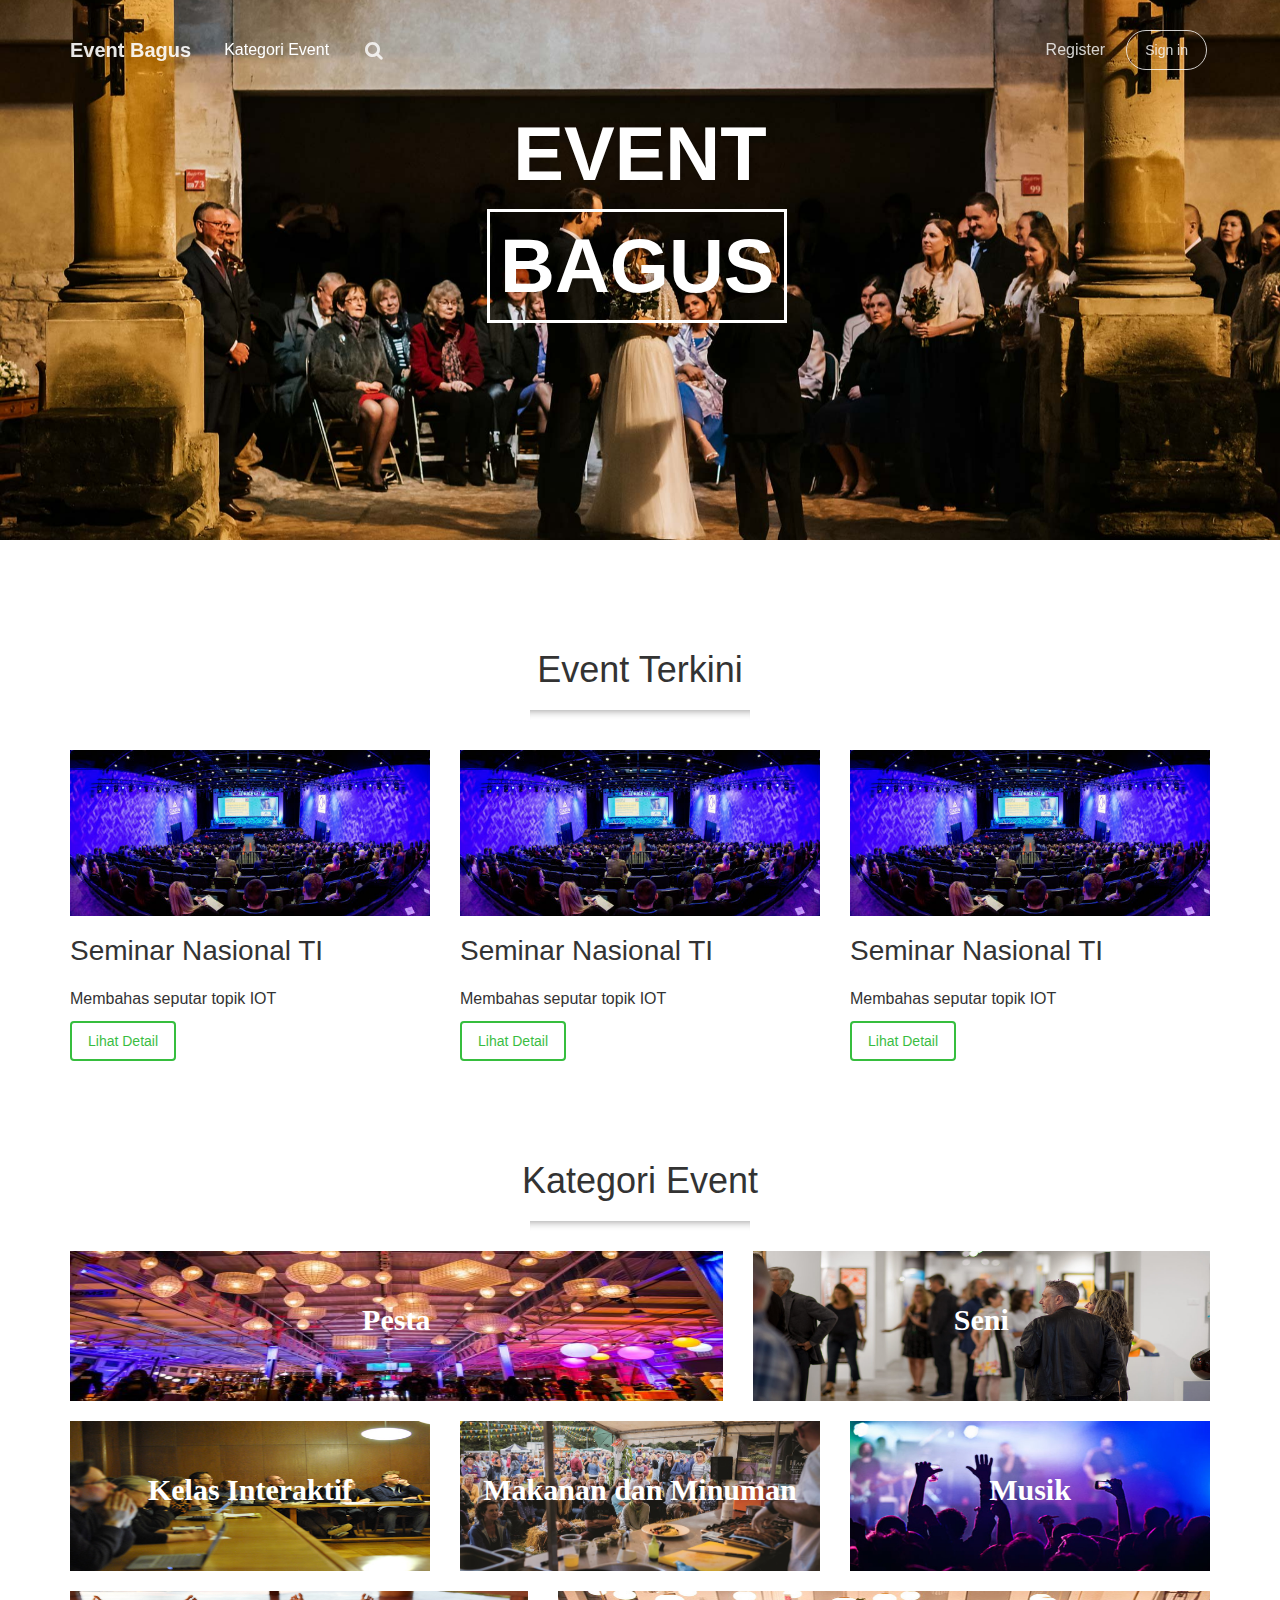
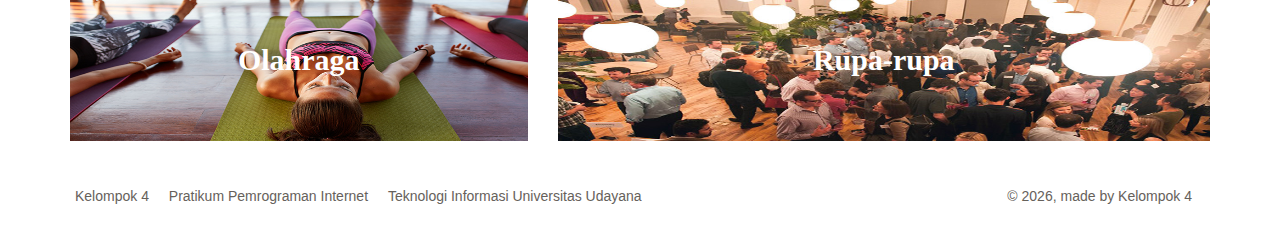
<file: index.html>
<!doctype html>
<html lang="en">
<head>
	<meta charset="utf-8" />
	<link rel="apple-touch-icon" sizes="76x76" href="assets/img/apple-icon.png">
	<link rel="icon" type="image/png" href="assets/img/favicon.png">

	<meta http-equiv="X-UA-Compatible" content="IE=edge,chrome=1" />
	<title>Event Bagus</title>

	<meta content='width=device-width, initial-scale=1.0, maximum-scale=1.0, user-scalable=0' name='viewport' />
  <meta name="viewport" content="width=device-width" />

  <link href="bootstrap3/css/bootstrap.css" rel="stylesheet" />
	<link href="assets/css/gsdk.css" rel="stylesheet" />
  <link href="assets/css/demo.css" rel="stylesheet" />
	<link href="assets/css/style.css" rel="stylesheet" />

    <!--     Font Awesome     -->
    <link href="bootstrap3/css/font-awesome.css" rel="stylesheet">
		<link rel="stylesheet" type="text/css" href="http://fonts.googleapis.com/css?family=Tangerine">
    <link href='http://fonts.googleapis.com/css?family=Grand+Hotel' rel='stylesheet' type='text/css'>
</head>
<body>
<!-- Navbar full -->
<div id="navbar-full">
    <div class="container">
        <nav class="navbar navbar-ct-orange navbar-transparent navbar-fixed-top" role="navigation">

					<div class="container">
            <!-- Brand and toggle get grouped for better mobile display -->
            <div class="navbar-header">
              <button type="button" class="navbar-toggle" data-toggle="collapse" data-target="#bs-example-navbar-collapse-1">
                <span class="sr-only">Toggle navigation</span>
                <span class="icon-bar"></span>
                <span class="icon-bar"></span>
                <span class="icon-bar"></span>
              </button>
              <a class="navbar-brand" href="#gsdk">Event Bagus</a> <!-- Nama website-nya -->
            </div>

            <!-- Collect the nav links, forms, and other content for toggling -->
            <div class="collapse navbar-collapse" id="bs-example-navbar-collapse-1">
							<!-- Isi Dari Navigation Bar kiri -->
              <ul class="nav navbar-nav">
                <li class="active"><a href="#kategori_event" class="scroll">Kategori Event</a></li>
                <li>
                    <a href="javascript:void(0);" data-toggle="search" class="hidden-xs"><i class="fa fa-search"></i></a>
                </li>
              </ul>
               <form class="navbar-form navbar-left navbar-search-form" role="search">
                 <div class="form-group">
                      <input type="text" value="" class="form-control" placeholder="Search...">
                 </div>
              </form>
							<!-- Isi Dari Navigation Bar kanan -->
              <ul class="nav navbar-nav navbar-right">
                    <li><a href=register/register.html>Register</a></li>

                    <li><button href=signin/signin.html class="btn btn-round btn-default">Sign in</button></li>
               </ul>

            </div><!-- /.navbar-collapse -->
          </div><!-- /.container-fluid -->
        </nav>
    </div><!--  end container-->

		<!-- Membuat Tampilan awal parallax -->
    <div class='blurred-container'>
        <div class="motto">
            <div>Event</div>
            <div class="border">Bagus</div>

        </div>
        <div class="img-src" style="background-image: url('assets/img/Roman-Baths-Sunset-Wedding-06.jpg')"></div>
        <div class='img-src blur' style="background-image: url('assets/img/Roman-Baths-Sunset-Wedding-06_blur.png')"></div>
    </div> <!-- Akhir parallax -->

</div> <!-- Akhir navbar -->

<div class="main">
    <div class="container tim-container">
			<!-- Judul awal -->
			<div class="tim-title judul">
					<h2>Event Terkini</h2>
			</div>
			<hr/>
			<!--- row pertama deretan event -->
			<div class="row">
				<!--- kolom pertama event --->
				<div class="col-md-4">
					<div class="card">
						<div class="content">
							<div class="row">
								<div class="col-md-12 ">
									<img class="img-responsive card-img-top" src="assets/img/event_header.jpg" alt="">
									<div class="card-block">
										<h3 class="card-title">Seminar Nasional TI</h3>
										<p class="card-text">Membahas seputar topik IOT</p>
										<a href="#" class="btn btn-success">Lihat Detail</a>
									</div>
								</div>
							</div>
						</div>
					</div>
				</div>	<!--- Akhir Kolom -->

				<!--- Awal kolom kedua event -->
				<div class="col-md-4">
					<div class="card">
						<div class="content">
							<div class="row">
								<div class="col-md-12">
									<img class="img-responsive card-img-top" src="assets/img/event_header.jpg" alt="">
									<div class="card-block">
										<h3 class="card-title">Seminar Nasional TI</h3>
										<p class="card-text">Membahas seputar topik IOT</p>
										<a href="#" class="btn btn-success">Lihat Detail</a>
									</div>
								</div>
							</div>
						</div>
					</div>
				</div><!-- Akhir kolom kedua -->

				<!--- Awal kolom ketiga event -->
				<div class="col-md-4">
					<div class="card">
						<div class="content">
							<div class="row">
								<div class="col-md-12">
									<img class="img-responsive card-img-top" src="assets/img/event_header.jpg" alt="">
									<div class="card-block">
										<h3 class="card-title">Seminar Nasional TI</h3>
										<p class="card-text">Membahas seputar topik IOT</p>
										<a href="#" class="btn btn-success">Lihat Detail</a>
									</div>
								</div>
							</div>
						</div>
					</div>
				</div><!--- Akhir Kolom -->
			</div> <!--- Akhir row pertama event -->

			<!-- Bagian Kategori Event -->
			<section id='kategori_event'>
				<div class="tim-title judul2">
						<h2>Kategori Event</h2>
				</div>
				<hr/>
				<!--- Row Pertama dari blok-blok kategori event -->
				<div class="row mb-10">
					<div class="col-md-7">
						<div class="blok_kategori">
							<img src="assets/img/celebration-party-03.jpg" alt="">
							<h2>Pesta</h2>
							<h3>Pesta Casual, Perayaan Sepanjang Malam, Dunia Malam</h3>
						</div>
					</div> <!-- Akhir Blok satu -->
					<div class="col-md-5">
						<div class="blok_kategori ">
							<img src="assets/img/AA18-show-shots-05-1300x520.jpg" alt="">
							<h2>Seni</h2>
							<h3>Stand Up Comedy, Pameran Seni, Festival Film</h3>
						</div>
					</div> <!-- Akhir Blok dua -->
				</div> <!-- Akhir Row Pertama -->

				<!-- Row Kedua blok kategori event -->
				<div class="row mb-10">
					<div class="col-md-4">
						<div class="blok_kategori">
							<img src="assets/img/impro03_small.jpg" alt="">
							<h2>Kelas Interaktif</h2>
							<h3>Seminar, Workshop, Sertifikasi</h3>
						</div>
					</div>	<!-- Akhir blok pertama -->

					<div class="col-md-4">
						<div class="blok_kategori">
							<img src="assets/img/download.jpg" alt="">
							<h2>Makanan dan Minuman</h2>
							<h3>Festival Rakyat, Wisata Kuliner</h3>
						</div>
					</div>	<!--- Akhir blok kedua -->

					<div class="col-md-4">
						<div class="blok_kategori">
							<img src="assets/img/Live-Music3-1024x512.jpg" alt="">
							<h2>Musik</h2>
							<h3>Konser Musik,Festival Musik Besar </h3>
						</div>
					</div><!-- Akhir blok ketiga -->
				</div> <!--- - - - Akhir Row Kedua -->

				<!--- Row ketiga blok kategori event -->
				<div class="row mb-10">
					<div class="col-md-5">
						<div class="blok_kategori">
							<img src="assets/img/yogaclass101whattoexpect2.jpg" alt="">
							<h2>Olahraga</h2>
							<h3>Balap Rintangan, Kelas Yoga, Event olahraga</h3>
						</div>
					</div><!-- Akhir blok pertama -->

					<div class="col-md-7">
						<div class="blok_kategori">
							<img src="assets/img/startup-networking-for-web.jpg" alt="">
							<h2>Rupa-rupa</h2>
							<h3>Pertemuan Penggemar Hobi, Pertemuan Bisnis, Panel Diskusi</h3>
						</div>
					</div><!-- Akhir blok kedua -->
				</div> <!-- Akhir row ketiga -->
			</section><!-- akhir bagian kategori event -->

			<!-- Bagian Footer -->
			<footer class="footer">
				<div class="container-fluid">
                <nav class="pull-left">
									<ul>
											<li>
													<a href="#">
															Kelompok 4
													</a>
											</li>
											<li>
													<a href="#">
														 Pratikum Pemrograman Internet
													</a>
											</li>
											<li>
													<a href="#">
															Teknologi Informasi Universitas Udayana
													</a>
											</li>
									</ul>
                </nav>
                <div class="copyright pull-right">
                    &copy; <script>document.write(new Date().getFullYear())</script>, made by Kelompok 4
                </div>
            </div>
			</footer> <!-- Akhir Bagian Footer -->

    </div> <!-- Akhir class container -->

</div><!-- Akhir class main -->

</body>

  <script src="jquery/jquery-1.10.2.js" type="text/javascript">
	</script>
	<script src="assets/js/jquery-ui-1.10.4.custom.min.js" type="text/javascript"></script>

	<script src="bootstrap3/js/bootstrap.js" type="text/javascript"></script>
	<script src="assets/js/gsdk-checkbox.js"></script>
	<script src="assets/js/gsdk-radio.js"></script>
	<script src="assets/js/gsdk-bootstrapswitch.js"></script>
	<script src="assets/js/get-shit-done.js"></script>
    <script src="assets/js/custom.js"></script>

<script type="text/javascript">

		$(document).on('click', 'a[href^="#"]', function (event) {
				event.preventDefault();
				//melakukan smoth scrolling
				$('html, body').animate({
						scrollTop: $($.attr(this, 'href')).offset().top
				}, 500);
		});

		$('.btn-tooltip').tooltip();
    $('.label-tooltip').tooltip();
    $('.pick-class-label').click(function(){
        var new_class = $(this).attr('new-class');
        var old_class = $('#display-buttons').attr('data-class');
        var display_div = $('#display-buttons');
        if(display_div.length) {
        var display_buttons = display_div.find('.btn');
        display_buttons.removeClass(old_class);
        display_buttons.addClass(new_class);
        display_div.attr('data-class', new_class);
        }
    });
    $( "#slider-range" ).slider({
		range: true,
		min: 0,
		max: 500,
		values: [ 75, 300 ],
	});
	$( "#slider-default" ).slider({
			value: 70,
			orientation: "horizontal",
			range: "min",
			animate: true
	});
	$('.carousel').carousel({
      interval: 4000
    });


</script>
</html>
</file>
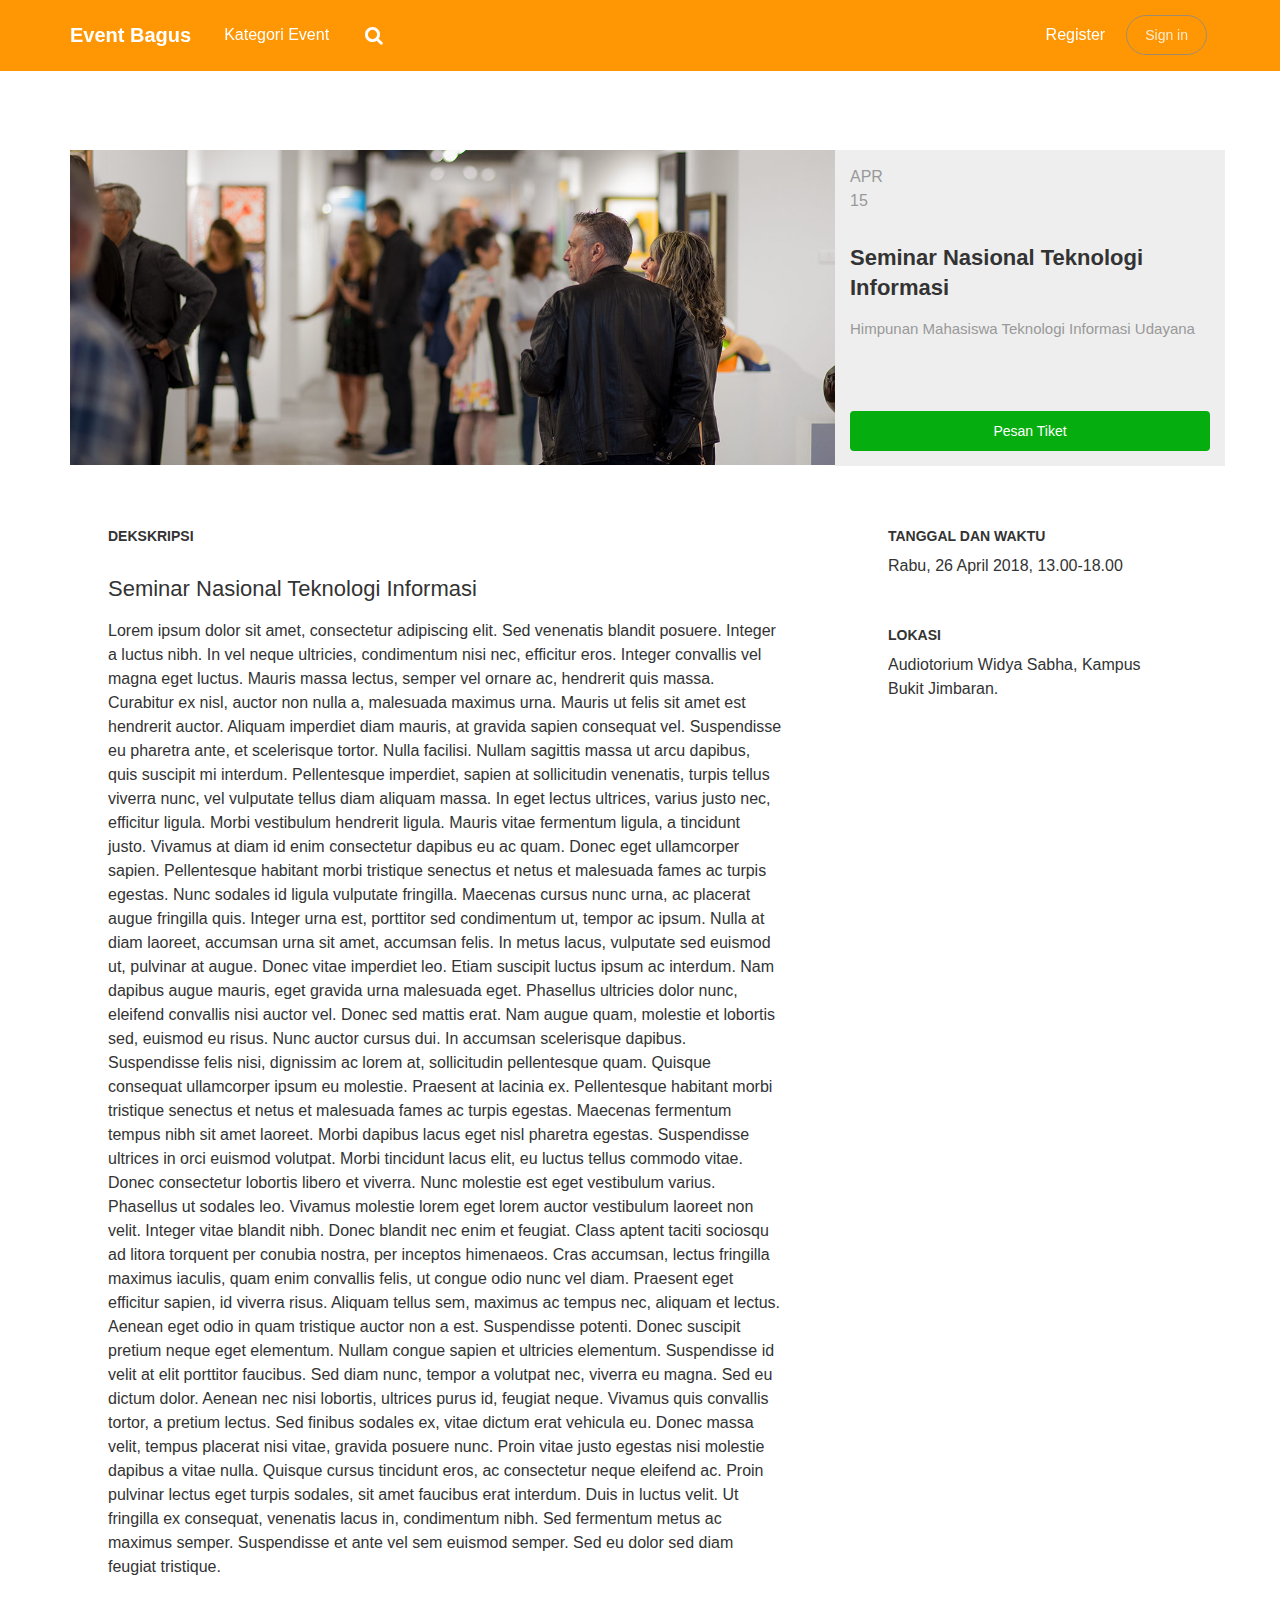
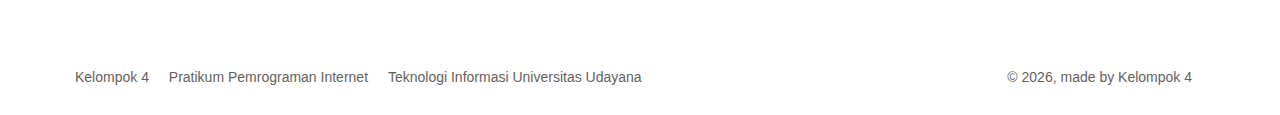
<file: detail_event.html>
<!DOCTYPE html>
<html lang="en" dir="ltr">
  <head>
    <meta charset="utf-8">
  	<link rel="apple-touch-icon" sizes="76x76" href="assets/img/apple-icon.png">
  	<link rel="icon" type="image/png" href="assets/img/favicon.png">

  	<meta http-equiv="X-UA-Compatible" content="IE=edge,chrome=1" />
  	<title>Seminar Nasional TI</title>

  	<meta content='width=device-width, initial-scale=1.0, maximum-scale=1.0, user-scalable=0' name='viewport' />
    <meta name="viewport" content="width=device-width" />

    <link href="bootstrap3/css/bootstrap.css" rel="stylesheet" />
  	<link href="assets/css/gsdk.css" rel="stylesheet" />
    <link href="assets/css/demo.css" rel="stylesheet" />
  	<link href="assets/css/style.css" rel="stylesheet" />

      <!--     Font Awesome     -->
      <link href="bootstrap3/css/font-awesome.css" rel="stylesheet">
  		<link rel="stylesheet" type="text/css" href="http://fonts.googleapis.com/css?family=Tangerine">
      <link href='http://fonts.googleapis.com/css?family=Grand+Hotel' rel='stylesheet' type='text/css'>
  </head>
  <body>
    <div id="navbar-full">
      <div class="container">
          <nav class="navbar orange navbar-fixed-top" role="navigation">

  					<div class="container">
              <!-- Brand and toggle get grouped for better mobile display -->
              <div class="navbar-header">
                <button type="button" class="navbar-toggle" data-toggle="collapse" data-target="#bs-example-navbar-collapse-1">
                  <span class="sr-only">Toggle navigation</span>
                  <span class="icon-bar"></span>
                  <span class="icon-bar"></span>
                  <span class="icon-bar"></span>
                </button>
                <a class="navbar-brand white" href="#gsdk">Event Bagus</a> <!-- Nama website-nya -->
              </div>

              <!-- Collect the nav links, forms, and other content for toggling -->
              <div class="collapse navbar-collapse" id="bs-example-navbar-collapse-1">
  							<!-- Isi Dari Navigation Bar kiri -->
                <ul class="nav navbar-nav">
                  <li class="active"><a href="#kategori_event" class="scroll white">Kategori Event</a></li>
                  <li>
                      <a href="javascript:void(0);" data-toggle="search" class="hidden-xs"><i class="fa fa-search white"></i></a>
                  </li>
                </ul>
                 <form class="navbar-form navbar-left navbar-search-form" role="search">
                   <div class="form-group">
                        <input type="text" value="" class="form-control" placeholder="Search...">
                   </div>
                </form>
  							<!-- Isi Dari Navigation Bar kanan -->
                <ul class="nav navbar-nav navbar-right">
                      <li><a href="#" class="white">Register</a></li>

                      <li><button href="#" class="btn btn-round btn-default white">Sign in</button></li>
                 </ul>

              </div><!-- /.navbar-collapse -->
            </div><!-- /.container-fluid -->
          </nav>
      </div><!--  end container-->
    </div> <!-- akhir navbar -->

    <div class="main">
      <div class="container mt-80">
        <!-- Header dari Event -->
        <div class="row">
          <div class="col-md-8 mr-0">
            <!-- Gambar Feature dari event -->
            <div class="bg-event">
            </div>
          </div>
          <div class="col-md-4 bg-abu pad-box">
            <p class="text-muted tgl">APR <br/> 15</p>
            <h4 class="tgl judul_event">Seminar Nasional Teknologi Informasi</h4>
            <p class="text-muted oleh">Himpunan Mahasiswa Teknologi Informasi Udayana</p>
            <br>
            <br>
            <br>
            <button href="#" class="btn btn-block btn-md btn-success btn-fill">Pesan Tiket</button>
          </div>
        </div> <!--Akhir Header -->
        <!-- Deks -->
        <div class="row">
          <div class="col-md-8 deks_event">
            <h6>Dekskripsi</h6>
            <h4>Seminar Nasional Teknologi Informasi</h4>
            <p>Lorem ipsum dolor sit amet, consectetur adipiscing elit. Sed venenatis blandit posuere. Integer a luctus nibh. In vel neque ultricies, condimentum nisi nec, efficitur eros. Integer convallis vel magna eget luctus. Mauris massa lectus, semper vel ornare ac, hendrerit quis massa. Curabitur ex nisl, auctor non nulla a, malesuada maximus urna. Mauris ut felis sit amet est hendrerit auctor. Aliquam imperdiet diam mauris, at gravida sapien consequat vel. Suspendisse eu pharetra ante, et scelerisque tortor. Nulla facilisi. Nullam sagittis massa ut arcu dapibus, quis suscipit mi interdum.

Pellentesque imperdiet, sapien at sollicitudin venenatis, turpis tellus viverra nunc, vel vulputate tellus diam aliquam massa. In eget lectus ultrices, varius justo nec, efficitur ligula. Morbi vestibulum hendrerit ligula. Mauris vitae fermentum ligula, a tincidunt justo. Vivamus at diam id enim consectetur dapibus eu ac quam. Donec eget ullamcorper sapien. Pellentesque habitant morbi tristique senectus et netus et malesuada fames ac turpis egestas. Nunc sodales id ligula vulputate fringilla. Maecenas cursus nunc urna, ac placerat augue fringilla quis. Integer urna est, porttitor sed condimentum ut, tempor ac ipsum. Nulla at diam laoreet, accumsan urna sit amet, accumsan felis. In metus lacus, vulputate sed euismod ut, pulvinar at augue.

Donec vitae imperdiet leo. Etiam suscipit luctus ipsum ac interdum. Nam dapibus augue mauris, eget gravida urna malesuada eget. Phasellus ultricies dolor nunc, eleifend convallis nisi auctor vel. Donec sed mattis erat. Nam augue quam, molestie et lobortis sed, euismod eu risus. Nunc auctor cursus dui. In accumsan scelerisque dapibus. Suspendisse felis nisi, dignissim ac lorem at, sollicitudin pellentesque quam. Quisque consequat ullamcorper ipsum eu molestie. Praesent at lacinia ex. Pellentesque habitant morbi tristique senectus et netus et malesuada fames ac turpis egestas. Maecenas fermentum tempus nibh sit amet laoreet. Morbi dapibus lacus eget nisl pharetra egestas.

Suspendisse ultrices in orci euismod volutpat. Morbi tincidunt lacus elit, eu luctus tellus commodo vitae. Donec consectetur lobortis libero et viverra. Nunc molestie est eget vestibulum varius. Phasellus ut sodales leo. Vivamus molestie lorem eget lorem auctor vestibulum laoreet non velit. Integer vitae blandit nibh. Donec blandit nec enim et feugiat. Class aptent taciti sociosqu ad litora torquent per conubia nostra, per inceptos himenaeos. Cras accumsan, lectus fringilla maximus iaculis, quam enim convallis felis, ut congue odio nunc vel diam. Praesent eget efficitur sapien, id viverra risus. Aliquam tellus sem, maximus ac tempus nec, aliquam et lectus. Aenean eget odio in quam tristique auctor non a est. Suspendisse potenti. Donec suscipit pretium neque eget elementum.

Nullam congue sapien et ultricies elementum. Suspendisse id velit at elit porttitor faucibus. Sed diam nunc, tempor a volutpat nec, viverra eu magna. Sed eu dictum dolor. Aenean nec nisi lobortis, ultrices purus id, feugiat neque. Vivamus quis convallis tortor, a pretium lectus. Sed finibus sodales ex, vitae dictum erat vehicula eu. Donec massa velit, tempus placerat nisi vitae, gravida posuere nunc. Proin vitae justo egestas nisi molestie dapibus a vitae nulla. Quisque cursus tincidunt eros, ac consectetur neque eleifend ac. Proin pulvinar lectus eget turpis sodales, sit amet faucibus erat interdum. Duis in luctus velit. Ut fringilla ex consequat, venenatis lacus in, condimentum nibh. Sed fermentum metus ac maximus semper. Suspendisse et ante vel sem euismod semper. Sed eu dolor sed diam feugiat tristique.</p>
          </div>
          <!-- Akhir Dekskripsi Event -->

          <!-- Dekskripsi tanggal dan tempat -->
          <div class="col-md-4">
            <div class="row">
              <div class="col-md-12 deks_tmpt_waktu">
                <h6>Tanggal dan Waktu</h6>
                <p>Rabu, 26 April 2018, 13.00-18.00</p>
              </div>
            </div>
            <div class="row">
              <div class="col-md-12 deks_tmpt_waktu1">
                <h6>Lokasi</h6>
                <p>Audiotorium Widya Sabha, Kampus Bukit Jimbaran.</p>
              </div>
            </div>
          </div>
        </div>
        <!-- Akhir dekskripsi tanggal dan tempat -->

        <!-- Bagian Footer -->
        <footer class="footer">
  				<div class="container-fluid">
                  <nav class="pull-left">
  									<ul>
  											<li>
  													<a href="#">
  															Kelompok 4
  													</a>
  											</li>
  											<li>
  													<a href="#">
  														 Pratikum Pemrograman Internet
  													</a>
  											</li>
  											<li>
  													<a href="#">
  															Teknologi Informasi Universitas Udayana
  													</a>
  											</li>
  									</ul>
                  </nav>
                  <div class="copyright pull-right">
                      &copy; <script>document.write(new Date().getFullYear())</script>, made by Kelompok 4
                  </div>
              </div>
  			</footer> <!-- Akhir Bagian Footer -->
      </div> <!--Akhir container -->
    </div><!-- Akhir Main -->
  </body>

  <script src="jquery/jquery-1.10.2.js" type="text/javascript">
  </script>
  <script src="assets/js/jquery-ui-1.10.4.custom.min.js" type="text/javascript"></script>

  <script src="bootstrap3/js/bootstrap.js" type="text/javascript"></script>
  <script src="assets/js/gsdk-checkbox.js"></script>
  <script src="assets/js/gsdk-radio.js"></script>
  <script src="assets/js/gsdk-bootstrapswitch.js"></script>
  <script src="assets/js/get-shit-done.js"></script>
    <script src="assets/js/custom.js"></script>

<script type="text/javascript">

    $(document).on('click', 'a[href^="#"]', function (event) {
        event.preventDefault();
        //melakukan smoth scrolling
        $('html, body').animate({
            scrollTop: $($.attr(this, 'href')).offset().top
        }, 500);
    });

    $('.btn-tooltip').tooltip();
    $('.label-tooltip').tooltip();
    $('.pick-class-label').click(function(){
        var new_class = $(this).attr('new-class');
        var old_class = $('#display-buttons').attr('data-class');
        var display_div = $('#display-buttons');
        if(display_div.length) {
        var display_buttons = display_div.find('.btn');
        display_buttons.removeClass(old_class);
        display_buttons.addClass(new_class);
        display_div.attr('data-class', new_class);
        }
    });
    $( "#slider-range" ).slider({
    range: true,
    min: 0,
    max: 500,
    values: [ 75, 300 ],
  });
  $( "#slider-default" ).slider({
      value: 70,
      orientation: "horizontal",
      range: "min",
      animate: true
  });
  $('.carousel').carousel({
      interval: 4000
    });


</script>
</html>
</file>
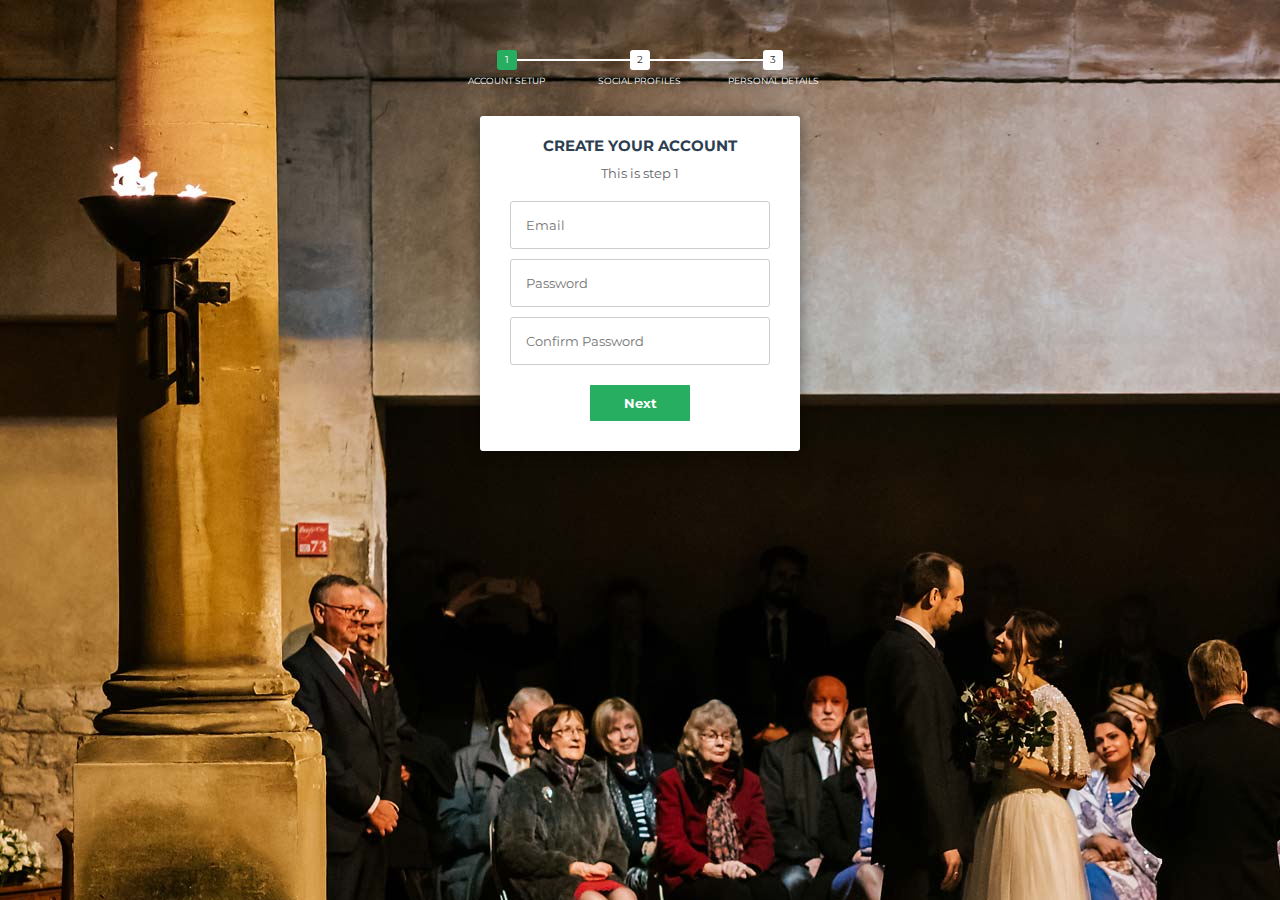
<file: register/register.html>
<!doctype html>
<head>
    <link href="register.css" rel="stylesheet" />
</head>
<body>
<form id="msform">

  <ul id="progressbar">
    <li class="active">Account Setup</li>
    <li>Social Profiles</li>
    <li>Personal Details</li>
  </ul>
 
  <fieldset>
    <h2 class="fs-title">Create your account</h2>
    <h3 class="fs-subtitle">This is step 1</h3>
    <input type="text" name="email" placeholder="Email" />
    <input type="password" name="pass" placeholder="Password" />
    <input type="password" name="cpass" placeholder="Confirm Password" />
    <input type="button" name="next" class="next action-button" value="Next" />
  </fieldset>
  <fieldset>
    <h2 class="fs-title">Social Profiles</h2>
    <h3 class="fs-subtitle">Your presence on the social network</h3>
    <input type="text" name="twitter" placeholder="Twitter" />
    <input type="text" name="facebook" placeholder="Facebook" />
    <input type="text" name="gplus" placeholder="Google Plus" />
    <input type="button" name="previous" class="previous action-button" value="Previous" />
    <input type="button" name="next" class="next action-button" value="Next" />
  </fieldset>
  <fieldset>
    <h2 class="fs-title">Personal Details</h2>
    <h3 class="fs-subtitle">We will never sell it</h3>
    <input type="text" name="fname" placeholder="First Name" />
    <input type="text" name="lname" placeholder="Last Name" />
    <input type="text" name="phone" placeholder="Phone" />
    <textarea name="address" placeholder="Address"></textarea>
    <input type="button" name="previous" class="previous action-button" value="Previous" />
    <input type="submit" name="submit" class="submit action-button" value="Submit" />
  </fieldset>
</form>
</body>
<script type="text/javascript">

//jQuery time
var current_fs, next_fs, previous_fs; //fieldsets
var left, opacity, scale; //fieldset properties which we will animate
var animating; //flag to prevent quick multi-click glitches

$(".next").click(function(){
  if(animating) return false;
  animating = true;
  
  current_fs = $(this).parent();
  next_fs = $(this).parent().next();
  
  //activate next step on progressbar using the index of next_fs
  $("#progressbar li").eq($("fieldset").index(next_fs)).addClass("active");
  
  //show the next fieldset
  next_fs.show(); 
  //hide the current fieldset with style
  current_fs.animate({opacity: 0}, {
    step: function(now, mx) {
      //as the opacity of current_fs reduces to 0 - stored in "now"
      //1. scale current_fs down to 80%
      scale = 1 - (1 - now) * 0.2;
      //2. bring next_fs from the right(50%)
      left = (now * 50)+"%";
      //3. increase opacity of next_fs to 1 as it moves in
      opacity = 1 - now;
      current_fs.css({
        'transform': 'scale('+scale+')',
        'position': 'absolute'
      });
      next_fs.css({'left': left, 'opacity': opacity});
    }, 
    duration: 800, 
    complete: function(){
      current_fs.hide();
      animating = false;
    }, 
    //this comes from the custom easing plugin
    easing: 'easeInOutBack'
  });
});

$(".previous").click(function(){
  if(animating) return false;
  animating = true;
  
  current_fs = $(this).parent();
  previous_fs = $(this).parent().prev();
  
  //de-activate current step on progressbar
  $("#progressbar li").eq($("fieldset").index(current_fs)).removeClass("active");
  
  //show the previous fieldset
  previous_fs.show(); 
  //hide the current fieldset with style
  current_fs.animate({opacity: 0}, {
    step: function(now, mx) {
      //as the opacity of current_fs reduces to 0 - stored in "now"
      //1. scale previous_fs from 80% to 100%
      scale = 0.8 + (1 - now) * 0.2;
      //2. take current_fs to the right(50%) - from 0%
      left = ((1-now) * 50)+"%";
      //3. increase opacity of previous_fs to 1 as it moves in
      opacity = 1 - now;
      current_fs.css({'left': left});
      previous_fs.css({'transform': 'scale('+scale+')', 'opacity': opacity});
    }, 
    duration: 800, 
    complete: function(){
      current_fs.hide();
      animating = false;
    }, 
    //this comes from the custom easing plugin
    easing: 'easeInOutBack'
  });
});

$(".submit").click(function(){
  return false;
})
</script>
</html>
</file>
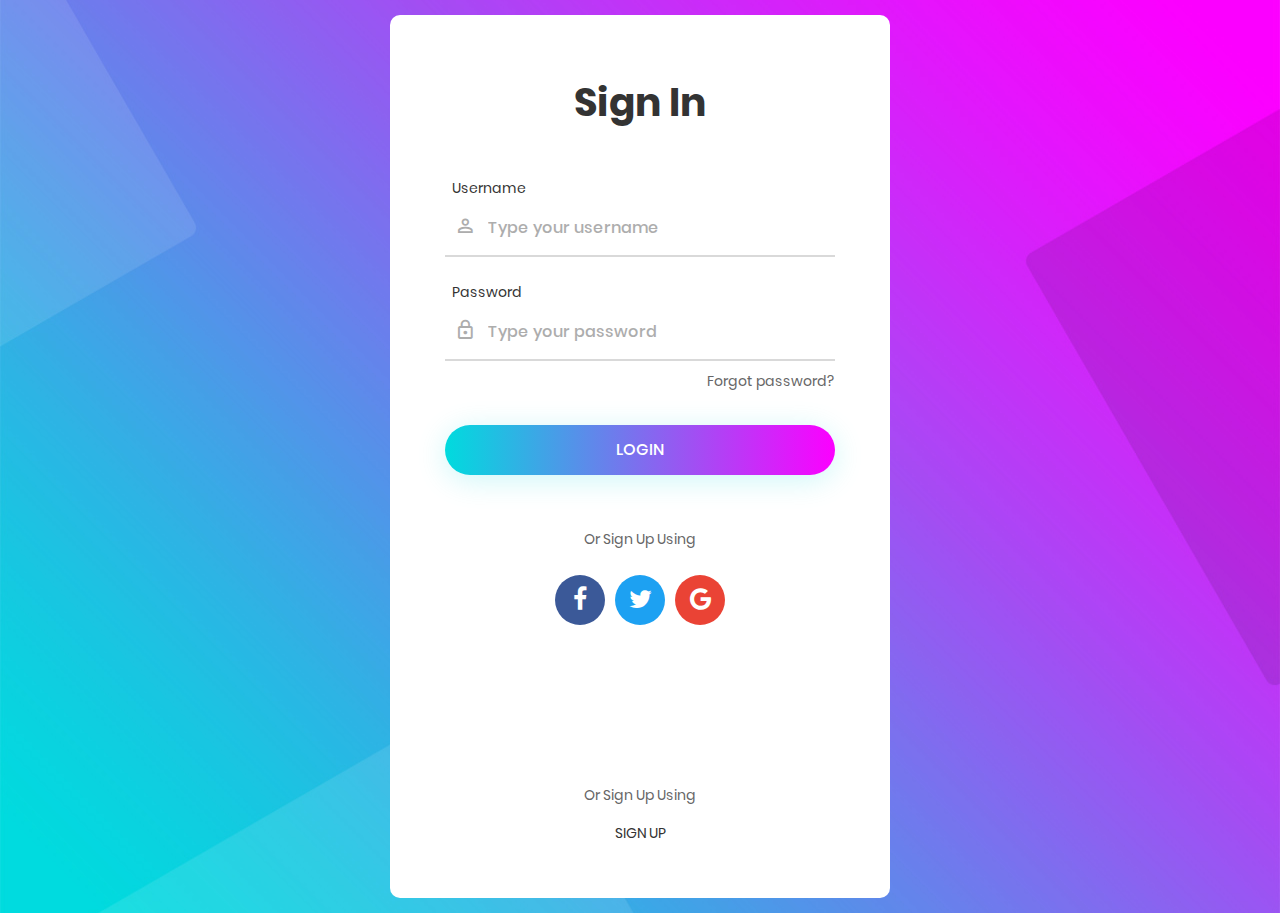
<file: signin/signin.html>
<!DOCTYPE html>
<html>
<head>
	<title>Sign In</title>
	<meta charset="UTF-8">
	<meta name="viewport" content="width=device-width, initial-scale=1">
<!--===============================================================================================-->	
	<link rel="icon" type="image/png" href="images/icons/favicon.ico"/>
<!--===============================================================================================-->
	<link rel="stylesheet" type="text/css" href="vendor/bootstrap/css/bootstrap.min.css">
<!--===============================================================================================-->
	<link rel="stylesheet" type="text/css" href="fonts/font-awesome-4.7.0/css/font-awesome.min.css">
<!--===============================================================================================-->
	<link rel="stylesheet" type="text/css" href="fonts/iconic/css/material-design-iconic-font.min.css">
<!--===============================================================================================-->
	<link rel="stylesheet" type="text/css" href="vendor/animate/animate.css">
<!--===============================================================================================-->	
	<link rel="stylesheet" type="text/css" href="vendor/css-hamburgers/hamburgers.min.css">
<!--===============================================================================================-->
	<link rel="stylesheet" type="text/css" href="vendor/animsition/css/animsition.min.css">
<!--===============================================================================================-->
	<link rel="stylesheet" type="text/css" href="vendor/select2/select2.min.css">
<!--===============================================================================================-->	
	<link rel="stylesheet" type="text/css" href="vendor/daterangepicker/daterangepicker.css">
<!--===============================================================================================-->
	<link rel="stylesheet" type="text/css" href="css/util.css">
	<link rel="stylesheet" type="text/css" href="css/main.css">
<!--===============================================================================================-->
</head>
<body>
	
	<div class="limiter">
		<div class="container-login100" style="background-image: url('images/bg-01.jpg');">
			<div class="wrap-login100 p-l-55 p-r-55 p-t-65 p-b-54">
				<form class="login100-form validate-form">
					<span class="login100-form-title p-b-49">
						Sign In
					</span>

					<div class="wrap-input100 validate-input m-b-23" data-validate = "Username is reauired">
						<span class="label-input100">Username</span>
						<input class="input100" type="text" name="username" placeholder="Type your username">
						<span class="focus-input100" data-symbol="&#xf206;"></span>
					</div>

					<div class="wrap-input100 validate-input" data-validate="Password is required">
						<span class="label-input100">Password</span>
						<input class="input100" type="password" name="pass" placeholder="Type your password">
						<span class="focus-input100" data-symbol="&#xf190;"></span>
					</div>
					
					<div class="text-right p-t-8 p-b-31">
						<a href="#">
							Forgot password?
						</a>
					</div>
					
					<div class="container-login100-form-btn">
						<div class="wrap-login100-form-btn">
							<div class="login100-form-bgbtn"></div>
							<button class="login100-form-btn">
								Login
							</button>
						</div>
					</div>

					<div class="txt1 text-center p-t-54 p-b-20">
						<span>
							Or Sign Up Using
						</span>
					</div>

					<div class="flex-c-m">
						<a href="#" class="login100-social-item bg1">
							<i class="fa fa-facebook"></i>
						</a>

						<a href="#" class="login100-social-item bg2">
							<i class="fa fa-twitter"></i>
						</a>

						<a href="#" class="login100-social-item bg3">
							<i class="fa fa-google"></i>
						</a>
					</div>

					<div class="flex-col-c p-t-155">
						<span class="txt1 p-b-17">
							Or Sign Up Using
						</span>

						<a href="#" class="txt2">
							Sign Up
						</a>
					</div>
				</form>
			</div>
		</div>
	</div>
	

	<div id="dropDownSelect1"></div>
	
<!--===============================================================================================-->
	<script src="vendor/jquery/jquery-3.2.1.min.js"></script>
<!--===============================================================================================-->
	<script src="vendor/animsition/js/animsition.min.js"></script>
<!--===============================================================================================-->
	<script src="vendor/bootstrap/js/popper.js"></script>
	<script src="vendor/bootstrap/js/bootstrap.min.js"></script>
<!--===============================================================================================-->
	<script src="vendor/select2/select2.min.js"></script>
<!--===============================================================================================-->
	<script src="vendor/daterangepicker/moment.min.js"></script>
	<script src="vendor/daterangepicker/daterangepicker.js"></script>
<!--===============================================================================================-->
	<script src="vendor/countdowntime/countdowntime.js"></script>
<!--===============================================================================================-->
	<script src="js/main.js"></script>

</body>
</html>
</file>
<file: assets/css/demo.css>
.tim-container{
    background: #ffffff;

}
.tim-row{
    margin-bottom: 20px;
}
.tim-title{
    margin-top: 30px;
    margin-bottom: 15px;
}
.tim-typo{
    padding-left: 25%;
    margin-bottom: 40px;
    position: relative;
}
.tim-typo .tim-note{
    bottom: 10px;
    color: #c0c1c2;
    display: block;
    font-weight: 400;
    font-size: 13px;
    line-height: 13px;
    left: 0;
    margin-left: 20px;
    position: absolute;
    width: 260px;
}
.tim-row{
    margin-top: 50px;
}
.tim-row h3{
    margin-top: 0;
}
.switch{
    margin-right: 20px;
}
#navbar-full .navbar{
    border-radius: 0 !important;
    margin-bottom: 0;
}
.navigation-example{
    margin-top: 0px;
}
.space{
    height: 130px;
    display: block;
}
.navigation-example .img-src{
    background-attachment: scroll;
}
.main{
    background-color: #FFFFFF;
}
.navigation-example{
    height: 660px;
    background-image: url('../img/bg.jpg');
    background-position: center center;
    background-size: cover;
    position: relative;
}
#notifications{
    background-color: #FFFFFF;
    display: block;
    width: 100%;
    position: relative;
}
.tim-note{
    text-transform: capitalize;
}

.card{
    background-color: #FFFFFF;
    padding: 10px 0 20px;
    width: 100%;
}
.card h3{
    margin-bottom: 20px;
}
.card button{
    margin-top: 30px;
}
.subscribe-form{
    padding-top: 20px;
}
.subscribe-form .form-control{

}

.space-100{
    height: 100px;
    display: block;
    width: 100%;
}

.be-social{
    padding-bottom: 20px;
/*     border-bottom: 1px solid #aaa; */
    margin: 0 auto 40px;
}
.txt-white{
    color: #FFFFFF;
}
.txt-gray{
    color: #ddd !important;
}
.footer{
    background-color: #DDDDDD;
    background-image: url('../img/cover_4_blur.jpg');
    background-attachment: fixed;
    position: relative;
}
.heart{
    color: #FF3B30;
}
.footer .overlayer{
    background-color: rgba(27, 27, 27, 0.7);
    position: relative;
}
.footer .credits {
    margin-top: 25px;
    padding: 20px 0 15px;
    text-align: center;
    color: #EEE;
}
.footer .credits a{
    color: #FFFFFF;
}
.social-share{
    float: left;
    margin-right: 8px;
}
.social-share a{
    color: #FFFFFF;
}
#subscribe_email{
    border-radius: 0;
    border-left: 0;
    border-right: 0;
}
.pick-class-label{
    border-radius: 8px;
    color: #ffffff;
    cursor: pointer;
    display: inline;
    font-size: 75%;
    font-weight: bold;
    line-height: 1;
    margin-right: 10px;
    padding: 15px 23px;
    text-align: center;
    vertical-align: baseline;
    white-space: nowrap;
}

.parallax-pro{
  width:100%;
  display: block;
  position: relative;
  background-color: #000;
}
.parallax-pro > .img-src{
    background-position: center center;
    background-repeat: no-repeat;
    background-size: cover;
    position: absolute;
    width: 100%;
    height: 100%;
    z-index: 0;

}
.parallax-pro:after{
    position: absolute;
    left: 0;
    top: 0;
    width: 100%;
    height: 100%;
    background-color: rgba(0,0,0,.3);
    display: block;
    content: "";
    z-index: 0;
}
.parallax-pro .container{
    padding-top: 20px;
    z-index: 1;
    position: relative;
}
.parallax-pro .hello a{
    color: #fff;
    text-decoration: none;
}
.parallax-pro .hello{
    font-size: 48px;
    font-weight: 300;
    position: relative;
/*     width: 430px; */
    margin: 30px auto 50px;
}
.parallax-pro .label{
    font-size: 18px;
    position: absolute;
    text-transform: uppercase;
    background-color: #FF9500;
    color: #FFFFFF;
    width: 60px;
    margin-top: 10px;
    margin-left: 10px;
    padding: 0;
    line-height: 30px;
    text-align: center;
    font-weight: 500;
    letter-spacing: 0;
}
.parallax-pro small{
    padding-top: 15px;
    font-size: 20px;
    display: block;
    color: #fff;
}
.parallax-pro ul{
     width: 280px;
    margin: 0 auto;
}
.parallax-pro li{
    padding: 9px 0;
    border-bottom: 1px solid #777;
}
.parallax-pro .actions{
    margin-top: 40px;
}
.parallax-pro .actions{
    margin-left: 10px;
}
.parallax-pro .motto{
    color: #FFFFFF;
    font-size: 64px;
    font-weight: 600;
    position: relative;
    text-align: center;
    text-shadow: 0 0 10px rgba(0, 0, 0, 0.27);
    text-transform: uppercase;
    z-index: 3;
    margin: 0 auto;
    top: 22%;
    width: 285px;
}
.parallax-pro .motto .pro{
    position: absolute;
    font-size: 18px;
    background-color: #FFFFFF;
    width: 70px;
    height: 70px;
    border-radius: 50%;
    text-align: center;
    line-height: 70px;
    color: #333333;
    text-shadow: 0 0 0;
}
.parallax-pro .motto .square{
       padding: 7px 14px;
    height: auto;
    width: auto;
    line-height: inherit;
    border-radius: 6px;
    bottom: 22px;
    right: -25px;
    color: #FFFFFF;
    background-color: #ff9500;
    font-weight: 300;
    background-color: #ff9500;
}
.social-share{
    margin-right: 0px;
    margin-top: 10px;
}
.footer h4{
    margin: 0px 0 20px;
}
.space-30{
    height: 30px;
    display: block;
}
.credits{
    display: block;
    margin: 15px 0;
    color: #ddd;
    opacity: .8;
}
.credits a{
    color: #FFFFFF;
}
.sharing-title{
    margin: 10px;
    line-height: 40px;
}
.social-line{
    padding: 5px 0;
}
.section-gray{
    padding: 10px 0;
    background-color: #EEE;
}
.section-gray h5{
    margin: 0;
    line-height: 40px;
}

/*   EXTRA SHIT  */
/* @cristina: fisier singular, folosit pentru efectul de blur la parallax in header */

.blurred-container{
  position:relative;
  width:100%;
  height:540px;
  top:0;
  left:0;
}
.blurred-container > .img-src{
    position:fixed;
    width:100%;
    height:540px;
    background-repeat:no-repeat;
    background-size:cover;
    background-position: center center;
}
.blur{
  opacity:0;
}

.logo-container{
    margin-top: 10px;
}
.logo-container .logo{
    overflow: hidden;
    border-radius: 50%;
    border: 1px solid #333333;
    height: 50px;
    width: 50px;
    float: left;
}
.logo-container .logo img{
    width: 100%;
}
.logo-container .brand{
    font-size: 18px;
    color: #FFFFFF;
    float: left;
    height: 50px;
    line-height: 20px;
    margin-left: 10px;
    margin-top: 5px;
    width: 60px;
}
.blurred-container .motto{
    color: #FFFFFF;
    font-size: 76px;
    font-weight: 600;

    text-align: center;
    text-shadow: 0 0 10px rgba(0, 0, 0, 0.33);
    text-transform: uppercase;
    top: 100px;
    z-index: 3;

    display: block;
    margin: 0 auto;
    position: relative;
    width: 306px;
    height: 0;
}
.blurred-container .motto .border{
    float: left;
    border: 3px solid #FFFFFF;
    padding: 0px 10px;
    text-align: center;
}
.blurred-container .motto .no-right-border{
    border-right: none;
}

@media (max-width: 768px){
    .blurred-container .motto{
        font-size: 60px;
        width: 268px;
        top: 130px;
    }
}
.main{
    background-color: #FFFFFF;
    position: relative;
}

#buttons .btn, #tooltips .btn{
    margin-bottom: 15px;
}
.img-dog{
    display: inline-block;
    margin-bottom: 25px;
}
</file>
<file: assets/css/style.css>
.mb-10{
  margin-bottom: 20px;
}

.bg-abu{
  background-color: #eeeeee;
}
.mt-80{
  margin-top: 150px;
}

.bg-event{
  background-image: url('../img/AA18-show-shots-05-1300x520.jpg');
  width: 100%;
  height: 315px;
  background-size: cover;
}
.deks_event{
  padding:53px;
}
.deks_tmpt_waktu{
  padding-left: 53px;
  padding-right: 53px;
  padding-top: 53px;
  padding-bottom: 20px;
}
.deks_tmpt_waktu1{
  padding-left: 53px;
  padding-right: 53px;
  padding-top: 10px;
  padding-bottom: 30px;
}
.pad-box{
  padding:15px;
}

.mr-0{
  margin-right: 0px;
  padding-right: 0px;
}

.ml-20{
  padding-left: 0px;
  margin-left: 0px;
}

.tgl .judul_event{
  font-family: sans-serif;
  font-size : 20px;
  font-weight: bold
}
.judul_event{
  font-weight: bold;
}
.oleh{
  font-size: 15px;
}
.orange{
  background-color: rgba(255, 149, 0, 0.98);
  color: #FFFFFF;
}

.white{
  color: #FFFFFF;
}




hr{
  width:220px;
  height: 10px;
  border: 0;
  box-shadow: 0 10px 10px -10px #8c8b8b inset;
}

.judul{
  text-align: center;
  margin-top: 110px;
}

.judul2{
  text-align: center;
  margin-top: 80px;
}

.blok_kategori{
  height: 150px;
  position: relative;
}
  .blok_kategori img{
    width: 100%;
    height: 100%;
    transition: 1s;
  }

  .blok_kategori:hover img{
    filter:blur(2px) brightness(60%);
  }

  .blok_kategori :not(img){
    position: absolute;
    top: 30%;
    z-index: 1;
    color: #fff;
    text-align: center;
    width: 100%;
  }

  .blok_kategori h2{
    top: 15%;
    font-family: 'Delicious', serif;
    font-weight: bold;
    font-size: 30px;
  }

  .blok_kategori h3{
    top: 50%;
    font-family: 'Proconio', serif;
    font-size: 17px;
    opacity: 0;
    transition: 1s;
  }

  .blok_kategori:hover h3{
    opacity: 1;
  }

  .footer {
    background-attachment: fixed;
    position: relative;
    line-height: 20px; }
    .footer nav ul {
      list-style: none;
      margin: 0;
      padding: 0;
      font-weight: normal;
      text-align: center;}
      .footer nav ul li {
        display: inline-block;
        padding: 10px 5px;
        margin: 15px 3px;
        line-height: 20px;
        text-align: center; }
      .footer nav ul a:not(.btn) {
        color: #66615b;
        display: block;
        margin-bottom: 3px; }
        .footer nav ul a:not(.btn):focus, .footer nav ul a:not(.btn):hover  {
          color: #403D39; }
    .footer .copyright {
      color: #66615b;
      padding: 10px 15px;
      font-size: 14px;
      white-space: nowrap;
      margin: 15px 3px;
      line-height: 20px;
      text-align: center; }
    .footer .heart {
      color: #EB5E28; }

@media (max-width:991px){
  .footer  .copyright {
    padding: 0px 15px;
    width: 100%; }
}
</file>
<file: signin/vendor/daterangepicker/daterangepicker.css>
.daterangepicker {
  position: absolute;
  color: inherit;
  background-color: #fff;
  border-radius: 4px;
  width: 278px;
  padding: 4px;
  margin-top: 1px;
  top: 100px;
  left: 20px;
  /* Calendars */ }
  .daterangepicker:before, .daterangepicker:after {
    position: absolute;
    display: inline-block;
    border-bottom-color: rgba(0, 0, 0, 0.2);
    content: ''; }
  .daterangepicker:before {
    top: -7px;
    border-right: 7px solid transparent;
    border-left: 7px solid transparent;
    border-bottom: 7px solid #ccc; }
  .daterangepicker:after {
    top: -6px;
    border-right: 6px solid transparent;
    border-bottom: 6px solid #fff;
    border-left: 6px solid transparent; }
  .daterangepicker.opensleft:before {
    right: 9px; }
  .daterangepicker.opensleft:after {
    right: 10px; }
  .daterangepicker.openscenter:before {
    left: 0;
    right: 0;
    width: 0;
    margin-left: auto;
    margin-right: auto; }
  .daterangepicker.openscenter:after {
    left: 0;
    right: 0;
    width: 0;
    margin-left: auto;
    margin-right: auto; }
  .daterangepicker.opensright:before {
    left: 9px; }
  .daterangepicker.opensright:after {
    left: 10px; }
  .daterangepicker.dropup {
    margin-top: -5px; }
    .daterangepicker.dropup:before {
      top: initial;
      bottom: -7px;
      border-bottom: initial;
      border-top: 7px solid #ccc; }
    .daterangepicker.dropup:after {
      top: initial;
      bottom: -6px;
      border-bottom: initial;
      border-top: 6px solid #fff; }
  .daterangepicker.dropdown-menu {
    max-width: none;
    z-index: 3001; }
  .daterangepicker.single .ranges, .daterangepicker.single .calendar {
    float: none; }
  .daterangepicker.show-calendar .calendar {
    display: block; }
  .daterangepicker .calendar {
    display: none;
    max-width: 270px;
    margin: 4px; }
    .daterangepicker .calendar.single .calendar-table {
      border: none; }
    .daterangepicker .calendar th, .daterangepicker .calendar td {
      white-space: nowrap;
      text-align: center;
      min-width: 32px; }
  .daterangepicker .calendar-table {
    border: 1px solid #fff;
    padding: 4px;
    border-radius: 4px;
    background-color: #fff; }
  .daterangepicker table {
    width: 100%;
    margin: 0; }
  .daterangepicker td, .daterangepicker th {
    text-align: center;
    width: 20px;
    height: 20px;
    border-radius: 4px;
    border: 1px solid transparent;
    white-space: nowrap;
    cursor: pointer; }
    .daterangepicker td.available:hover, .daterangepicker th.available:hover {
      background-color: #eee;
      border-color: transparent;
      color: inherit; }
    .daterangepicker td.week, .daterangepicker th.week {
      font-size: 80%;
      color: #ccc; }
  .daterangepicker td.off, .daterangepicker td.off.in-range, .daterangepicker td.off.start-date, .daterangepicker td.off.end-date {
    background-color: #fff;
    border-color: transparent;
    color: #999; }
  .daterangepicker td.in-range {
    background-color: #ebf4f8;
    border-color: transparent;
    color: #000;
    border-radius: 0; }
  .daterangepicker td.start-date {
    border-radius: 4px 0 0 4px; }
  .daterangepicker td.end-date {
    border-radius: 0 4px 4px 0; }
  .daterangepicker td.start-date.end-date {
    border-radius: 4px; }
  .daterangepicker td.active, .daterangepicker td.active:hover {
    background-color: #357ebd;
    border-color: transparent;
    color: #fff; }
  .daterangepicker th.month {
    width: auto; }
  .daterangepicker td.disabled, .daterangepicker option.disabled {
    color: #999;
    cursor: not-allowed;
    text-decoration: line-through; }
  .daterangepicker select.monthselect, .daterangepicker select.yearselect {
    font-size: 12px;
    padding: 1px;
    height: auto;
    margin: 0;
    cursor: default; }
  .daterangepicker select.monthselect {
    margin-right: 2%;
    width: 56%; }
  .daterangepicker select.yearselect {
    width: 40%; }
  .daterangepicker select.hourselect, .daterangepicker select.minuteselect, .daterangepicker select.secondselect, .daterangepicker select.ampmselect {
    width: 50px;
    margin-bottom: 0; }
  .daterangepicker .input-mini {
    border: 1px solid #ccc;
    border-radius: 4px;
    color: #555;
    height: 30px;
    line-height: 30px;
    display: block;
    vertical-align: middle;
    margin: 0 0 5px 0;
    padding: 0 6px 0 28px;
    width: 100%; }
    .daterangepicker .input-mini.active {
      border: 1px solid #08c;
      border-radius: 4px; }
  .daterangepicker .daterangepicker_input {
    position: relative; }
    .daterangepicker .daterangepicker_input i {
      position: absolute;
      left: 8px;
      top: 8px; }
  .daterangepicker.rtl .input-mini {
    padding-right: 28px;
    padding-left: 6px; }
  .daterangepicker.rtl .daterangepicker_input i {
    left: auto;
    right: 8px; }
  .daterangepicker .calendar-time {
    text-align: center;
    margin: 5px auto;
    line-height: 30px;
    position: relative;
    padding-left: 28px; }
    .daterangepicker .calendar-time select.disabled {
      color: #ccc;
      cursor: not-allowed; }

.ranges {
  font-size: 11px;
  float: none;
  margin: 4px;
  text-align: left; }
  .ranges ul {
    list-style: none;
    margin: 0 auto;
    padding: 0;
    width: 100%; }
  .ranges li {
    font-size: 13px;
    background-color: #f5f5f5;
    border: 1px solid #f5f5f5;
    border-radius: 4px;
    color: #08c;
    padding: 3px 12px;
    margin-bottom: 8px;
    cursor: pointer; }
    .ranges li:hover {
      background-color: #08c;
      border: 1px solid #08c;
      color: #fff; }
    .ranges li.active {
      background-color: #08c;
      border: 1px solid #08c;
      color: #fff; }

/*  Larger Screen Styling */
@media (min-width: 564px) {
  .daterangepicker {
    width: auto; }
    .daterangepicker .ranges ul {
      width: 160px; }
    .daterangepicker.single .ranges ul {
      width: 100%; }
    .daterangepicker.single .calendar.left {
      clear: none; }
    .daterangepicker.single.ltr .ranges, .daterangepicker.single.ltr .calendar {
      float: left; }
    .daterangepicker.single.rtl .ranges, .daterangepicker.single.rtl .calendar {
      float: right; }
    .daterangepicker.ltr {
      direction: ltr;
      text-align: left; }
      .daterangepicker.ltr .calendar.left {
        clear: left;
        margin-right: 0; }
        .daterangepicker.ltr .calendar.left .calendar-table {
          border-right: none;
          border-top-right-radius: 0;
          border-bottom-right-radius: 0; }
      .daterangepicker.ltr .calendar.right {
        margin-left: 0; }
        .daterangepicker.ltr .calendar.right .calendar-table {
          border-left: none;
          border-top-left-radius: 0;
          border-bottom-left-radius: 0; }
      .daterangepicker.ltr .left .daterangepicker_input {
        padding-right: 12px; }
      .daterangepicker.ltr .calendar.left .calendar-table {
        padding-right: 12px; }
      .daterangepicker.ltr .ranges, .daterangepicker.ltr .calendar {
        float: left; }
    .daterangepicker.rtl {
      direction: rtl;
      text-align: right; }
      .daterangepicker.rtl .calendar.left {
        clear: right;
        margin-left: 0; }
        .daterangepicker.rtl .calendar.left .calendar-table {
          border-left: none;
          border-top-left-radius: 0;
          border-bottom-left-radius: 0; }
      .daterangepicker.rtl .calendar.right {
        margin-right: 0; }
        .daterangepicker.rtl .calendar.right .calendar-table {
          border-right: none;
          border-top-right-radius: 0;
          border-bottom-right-radius: 0; }
      .daterangepicker.rtl .left .daterangepicker_input {
        padding-left: 12px; }
      .daterangepicker.rtl .calendar.left .calendar-table {
        padding-left: 12px; }
      .daterangepicker.rtl .ranges, .daterangepicker.rtl .calendar {
        text-align: right;
        float: right; } }
@media (min-width: 730px) {
  .daterangepicker .ranges {
    width: auto; }
  .daterangepicker.ltr .ranges {
    float: left; }
  .daterangepicker.rtl .ranges {
    float: right; }
  .daterangepicker .calendar.left {
    clear: none !important; } }
</file>
<file: signin/css/util.css>
/*[ FONT SIZE ]
///////////////////////////////////////////////////////////
*/
.fs-1 {font-size: 1px;}
.fs-2 {font-size: 2px;}
.fs-3 {font-size: 3px;}
.fs-4 {font-size: 4px;}
.fs-5 {font-size: 5px;}
.fs-6 {font-size: 6px;}
.fs-7 {font-size: 7px;}
.fs-8 {font-size: 8px;}
.fs-9 {font-size: 9px;}
.fs-10 {font-size: 10px;}
.fs-11 {font-size: 11px;}
.fs-12 {font-size: 12px;}
.fs-13 {font-size: 13px;}
.fs-14 {font-size: 14px;}
.fs-15 {font-size: 15px;}
.fs-16 {font-size: 16px;}
.fs-17 {font-size: 17px;}
.fs-18 {font-size: 18px;}
.fs-19 {font-size: 19px;}
.fs-20 {font-size: 20px;}
.fs-21 {font-size: 21px;}
.fs-22 {font-size: 22px;}
.fs-23 {font-size: 23px;}
.fs-24 {font-size: 24px;}
.fs-25 {font-size: 25px;}
.fs-26 {font-size: 26px;}
.fs-27 {font-size: 27px;}
.fs-28 {font-size: 28px;}
.fs-29 {font-size: 29px;}
.fs-30 {font-size: 30px;}
.fs-31 {font-size: 31px;}
.fs-32 {font-size: 32px;}
.fs-33 {font-size: 33px;}
.fs-34 {font-size: 34px;}
.fs-35 {font-size: 35px;}
.fs-36 {font-size: 36px;}
.fs-37 {font-size: 37px;}
.fs-38 {font-size: 38px;}
.fs-39 {font-size: 39px;}
.fs-40 {font-size: 40px;}
.fs-41 {font-size: 41px;}
.fs-42 {font-size: 42px;}
.fs-43 {font-size: 43px;}
.fs-44 {font-size: 44px;}
.fs-45 {font-size: 45px;}
.fs-46 {font-size: 46px;}
.fs-47 {font-size: 47px;}
.fs-48 {font-size: 48px;}
.fs-49 {font-size: 49px;}
.fs-50 {font-size: 50px;}
.fs-51 {font-size: 51px;}
.fs-52 {font-size: 52px;}
.fs-53 {font-size: 53px;}
.fs-54 {font-size: 54px;}
.fs-55 {font-size: 55px;}
.fs-56 {font-size: 56px;}
.fs-57 {font-size: 57px;}
.fs-58 {font-size: 58px;}
.fs-59 {font-size: 59px;}
.fs-60 {font-size: 60px;}
.fs-61 {font-size: 61px;}
.fs-62 {font-size: 62px;}
.fs-63 {font-size: 63px;}
.fs-64 {font-size: 64px;}
.fs-65 {font-size: 65px;}
.fs-66 {font-size: 66px;}
.fs-67 {font-size: 67px;}
.fs-68 {font-size: 68px;}
.fs-69 {font-size: 69px;}
.fs-70 {font-size: 70px;}
.fs-71 {font-size: 71px;}
.fs-72 {font-size: 72px;}
.fs-73 {font-size: 73px;}
.fs-74 {font-size: 74px;}
.fs-75 {font-size: 75px;}
.fs-76 {font-size: 76px;}
.fs-77 {font-size: 77px;}
.fs-78 {font-size: 78px;}
.fs-79 {font-size: 79px;}
.fs-80 {font-size: 80px;}
.fs-81 {font-size: 81px;}
.fs-82 {font-size: 82px;}
.fs-83 {font-size: 83px;}
.fs-84 {font-size: 84px;}
.fs-85 {font-size: 85px;}
.fs-86 {font-size: 86px;}
.fs-87 {font-size: 87px;}
.fs-88 {font-size: 88px;}
.fs-89 {font-size: 89px;}
.fs-90 {font-size: 90px;}
.fs-91 {font-size: 91px;}
.fs-92 {font-size: 92px;}
.fs-93 {font-size: 93px;}
.fs-94 {font-size: 94px;}
.fs-95 {font-size: 95px;}
.fs-96 {font-size: 96px;}
.fs-97 {font-size: 97px;}
.fs-98 {font-size: 98px;}
.fs-99 {font-size: 99px;}
.fs-100 {font-size: 100px;}
.fs-101 {font-size: 101px;}
.fs-102 {font-size: 102px;}
.fs-103 {font-size: 103px;}
.fs-104 {font-size: 104px;}
.fs-105 {font-size: 105px;}
.fs-106 {font-size: 106px;}
.fs-107 {font-size: 107px;}
.fs-108 {font-size: 108px;}
.fs-109 {font-size: 109px;}
.fs-110 {font-size: 110px;}
.fs-111 {font-size: 111px;}
.fs-112 {font-size: 112px;}
.fs-113 {font-size: 113px;}
.fs-114 {font-size: 114px;}
.fs-115 {font-size: 115px;}
.fs-116 {font-size: 116px;}
.fs-117 {font-size: 117px;}
.fs-118 {font-size: 118px;}
.fs-119 {font-size: 119px;}
.fs-120 {font-size: 120px;}
.fs-121 {font-size: 121px;}
.fs-122 {font-size: 122px;}
.fs-123 {font-size: 123px;}
.fs-124 {font-size: 124px;}
.fs-125 {font-size: 125px;}
.fs-126 {font-size: 126px;}
.fs-127 {font-size: 127px;}
.fs-128 {font-size: 128px;}
.fs-129 {font-size: 129px;}
.fs-130 {font-size: 130px;}
.fs-131 {font-size: 131px;}
.fs-132 {font-size: 132px;}
.fs-133 {font-size: 133px;}
.fs-134 {font-size: 134px;}
.fs-135 {font-size: 135px;}
.fs-136 {font-size: 136px;}
.fs-137 {font-size: 137px;}
.fs-138 {font-size: 138px;}
.fs-139 {font-size: 139px;}
.fs-140 {font-size: 140px;}
.fs-141 {font-size: 141px;}
.fs-142 {font-size: 142px;}
.fs-143 {font-size: 143px;}
.fs-144 {font-size: 144px;}
.fs-145 {font-size: 145px;}
.fs-146 {font-size: 146px;}
.fs-147 {font-size: 147px;}
.fs-148 {font-size: 148px;}
.fs-149 {font-size: 149px;}
.fs-150 {font-size: 150px;}
.fs-151 {font-size: 151px;}
.fs-152 {font-size: 152px;}
.fs-153 {font-size: 153px;}
.fs-154 {font-size: 154px;}
.fs-155 {font-size: 155px;}
.fs-156 {font-size: 156px;}
.fs-157 {font-size: 157px;}
.fs-158 {font-size: 158px;}
.fs-159 {font-size: 159px;}
.fs-160 {font-size: 160px;}
.fs-161 {font-size: 161px;}
.fs-162 {font-size: 162px;}
.fs-163 {font-size: 163px;}
.fs-164 {font-size: 164px;}
.fs-165 {font-size: 165px;}
.fs-166 {font-size: 166px;}
.fs-167 {font-size: 167px;}
.fs-168 {font-size: 168px;}
.fs-169 {font-size: 169px;}
.fs-170 {font-size: 170px;}
.fs-171 {font-size: 171px;}
.fs-172 {font-size: 172px;}
.fs-173 {font-size: 173px;}
.fs-174 {font-size: 174px;}
.fs-175 {font-size: 175px;}
.fs-176 {font-size: 176px;}
.fs-177 {font-size: 177px;}
.fs-178 {font-size: 178px;}
.fs-179 {font-size: 179px;}
.fs-180 {font-size: 180px;}
.fs-181 {font-size: 181px;}
.fs-182 {font-size: 182px;}
.fs-183 {font-size: 183px;}
.fs-184 {font-size: 184px;}
.fs-185 {font-size: 185px;}
.fs-186 {font-size: 186px;}
.fs-187 {font-size: 187px;}
.fs-188 {font-size: 188px;}
.fs-189 {font-size: 189px;}
.fs-190 {font-size: 190px;}
.fs-191 {font-size: 191px;}
.fs-192 {font-size: 192px;}
.fs-193 {font-size: 193px;}
.fs-194 {font-size: 194px;}
.fs-195 {font-size: 195px;}
.fs-196 {font-size: 196px;}
.fs-197 {font-size: 197px;}
.fs-198 {font-size: 198px;}
.fs-199 {font-size: 199px;}
.fs-200 {font-size: 200px;}

/*[ PADDING ]
///////////////////////////////////////////////////////////
*/
.p-t-0 {padding-top: 0px;}
.p-t-1 {padding-top: 1px;}
.p-t-2 {padding-top: 2px;}
.p-t-3 {padding-top: 3px;}
.p-t-4 {padding-top: 4px;}
.p-t-5 {padding-top: 5px;}
.p-t-6 {padding-top: 6px;}
.p-t-7 {padding-top: 7px;}
.p-t-8 {padding-top: 8px;}
.p-t-9 {padding-top: 9px;}
.p-t-10 {padding-top: 10px;}
.p-t-11 {padding-top: 11px;}
.p-t-12 {padding-top: 12px;}
.p-t-13 {padding-top: 13px;}
.p-t-14 {padding-top: 14px;}
.p-t-15 {padding-top: 15px;}
.p-t-16 {padding-top: 16px;}
.p-t-17 {padding-top: 17px;}
.p-t-18 {padding-top: 18px;}
.p-t-19 {padding-top: 19px;}
.p-t-20 {padding-top: 20px;}
.p-t-21 {padding-top: 21px;}
.p-t-22 {padding-top: 22px;}
.p-t-23 {padding-top: 23px;}
.p-t-24 {padding-top: 24px;}
.p-t-25 {padding-top: 25px;}
.p-t-26 {padding-top: 26px;}
.p-t-27 {padding-top: 27px;}
.p-t-28 {padding-top: 28px;}
.p-t-29 {padding-top: 29px;}
.p-t-30 {padding-top: 30px;}
.p-t-31 {padding-top: 31px;}
.p-t-32 {padding-top: 32px;}
.p-t-33 {padding-top: 33px;}
.p-t-34 {padding-top: 34px;}
.p-t-35 {padding-top: 35px;}
.p-t-36 {padding-top: 36px;}
.p-t-37 {padding-top: 37px;}
.p-t-38 {padding-top: 38px;}
.p-t-39 {padding-top: 39px;}
.p-t-40 {padding-top: 40px;}
.p-t-41 {padding-top: 41px;}
.p-t-42 {padding-top: 42px;}
.p-t-43 {padding-top: 43px;}
.p-t-44 {padding-top: 44px;}
.p-t-45 {padding-top: 45px;}
.p-t-46 {padding-top: 46px;}
.p-t-47 {padding-top: 47px;}
.p-t-48 {padding-top: 48px;}
.p-t-49 {padding-top: 49px;}
.p-t-50 {padding-top: 50px;}
.p-t-51 {padding-top: 51px;}
.p-t-52 {padding-top: 52px;}
.p-t-53 {padding-top: 53px;}
.p-t-54 {padding-top: 54px;}
.p-t-55 {padding-top: 55px;}
.p-t-56 {padding-top: 56px;}
.p-t-57 {padding-top: 57px;}
.p-t-58 {padding-top: 58px;}
.p-t-59 {padding-top: 59px;}
.p-t-60 {padding-top: 60px;}
.p-t-61 {padding-top: 61px;}
.p-t-62 {padding-top: 62px;}
.p-t-63 {padding-top: 63px;}
.p-t-64 {padding-top: 64px;}
.p-t-65 {padding-top: 65px;}
.p-t-66 {padding-top: 66px;}
.p-t-67 {padding-top: 67px;}
.p-t-68 {padding-top: 68px;}
.p-t-69 {padding-top: 69px;}
.p-t-70 {padding-top: 70px;}
.p-t-71 {padding-top: 71px;}
.p-t-72 {padding-top: 72px;}
.p-t-73 {padding-top: 73px;}
.p-t-74 {padding-top: 74px;}
.p-t-75 {padding-top: 75px;}
.p-t-76 {padding-top: 76px;}
.p-t-77 {padding-top: 77px;}
.p-t-78 {padding-top: 78px;}
.p-t-79 {padding-top: 79px;}
.p-t-80 {padding-top: 80px;}
.p-t-81 {padding-top: 81px;}
.p-t-82 {padding-top: 82px;}
.p-t-83 {padding-top: 83px;}
.p-t-84 {padding-top: 84px;}
.p-t-85 {padding-top: 85px;}
.p-t-86 {padding-top: 86px;}
.p-t-87 {padding-top: 87px;}
.p-t-88 {padding-top: 88px;}
.p-t-89 {padding-top: 89px;}
.p-t-90 {padding-top: 90px;}
.p-t-91 {padding-top: 91px;}
.p-t-92 {padding-top: 92px;}
.p-t-93 {padding-top: 93px;}
.p-t-94 {padding-top: 94px;}
.p-t-95 {padding-top: 95px;}
.p-t-96 {padding-top: 96px;}
.p-t-97 {padding-top: 97px;}
.p-t-98 {padding-top: 98px;}
.p-t-99 {padding-top: 99px;}
.p-t-100 {padding-top: 100px;}
.p-t-101 {padding-top: 101px;}
.p-t-102 {padding-top: 102px;}
.p-t-103 {padding-top: 103px;}
.p-t-104 {padding-top: 104px;}
.p-t-105 {padding-top: 105px;}
.p-t-106 {padding-top: 106px;}
.p-t-107 {padding-top: 107px;}
.p-t-108 {padding-top: 108px;}
.p-t-109 {padding-top: 109px;}
.p-t-110 {padding-top: 110px;}
.p-t-111 {padding-top: 111px;}
.p-t-112 {padding-top: 112px;}
.p-t-113 {padding-top: 113px;}
.p-t-114 {padding-top: 114px;}
.p-t-115 {padding-top: 115px;}
.p-t-116 {padding-top: 116px;}
.p-t-117 {padding-top: 117px;}
.p-t-118 {padding-top: 118px;}
.p-t-119 {padding-top: 119px;}
.p-t-120 {padding-top: 120px;}
.p-t-121 {padding-top: 121px;}
.p-t-122 {padding-top: 122px;}
.p-t-123 {padding-top: 123px;}
.p-t-124 {padding-top: 124px;}
.p-t-125 {padding-top: 125px;}
.p-t-126 {padding-top: 126px;}
.p-t-127 {padding-top: 127px;}
.p-t-128 {padding-top: 128px;}
.p-t-129 {padding-top: 129px;}
.p-t-130 {padding-top: 130px;}
.p-t-131 {padding-top: 131px;}
.p-t-132 {padding-top: 132px;}
.p-t-133 {padding-top: 133px;}
.p-t-134 {padding-top: 134px;}
.p-t-135 {padding-top: 135px;}
.p-t-136 {padding-top: 136px;}
.p-t-137 {padding-top: 137px;}
.p-t-138 {padding-top: 138px;}
.p-t-139 {padding-top: 139px;}
.p-t-140 {padding-top: 140px;}
.p-t-141 {padding-top: 141px;}
.p-t-142 {padding-top: 142px;}
.p-t-143 {padding-top: 143px;}
.p-t-144 {padding-top: 144px;}
.p-t-145 {padding-top: 145px;}
.p-t-146 {padding-top: 146px;}
.p-t-147 {padding-top: 147px;}
.p-t-148 {padding-top: 148px;}
.p-t-149 {padding-top: 149px;}
.p-t-150 {padding-top: 150px;}
.p-t-151 {padding-top: 151px;}
.p-t-152 {padding-top: 152px;}
.p-t-153 {padding-top: 153px;}
.p-t-154 {padding-top: 154px;}
.p-t-155 {padding-top: 155px;}
.p-t-156 {padding-top: 156px;}
.p-t-157 {padding-top: 157px;}
.p-t-158 {padding-top: 158px;}
.p-t-159 {padding-top: 159px;}
.p-t-160 {padding-top: 160px;}
.p-t-161 {padding-top: 161px;}
.p-t-162 {padding-top: 162px;}
.p-t-163 {padding-top: 163px;}
.p-t-164 {padding-top: 164px;}
.p-t-165 {padding-top: 165px;}
.p-t-166 {padding-top: 166px;}
.p-t-167 {padding-top: 167px;}
.p-t-168 {padding-top: 168px;}
.p-t-169 {padding-top: 169px;}
.p-t-170 {padding-top: 170px;}
.p-t-171 {padding-top: 171px;}
.p-t-172 {padding-top: 172px;}
.p-t-173 {padding-top: 173px;}
.p-t-174 {padding-top: 174px;}
.p-t-175 {padding-top: 175px;}
.p-t-176 {padding-top: 176px;}
.p-t-177 {padding-top: 177px;}
.p-t-178 {padding-top: 178px;}
.p-t-179 {padding-top: 179px;}
.p-t-180 {padding-top: 180px;}
.p-t-181 {padding-top: 181px;}
.p-t-182 {padding-top: 182px;}
.p-t-183 {padding-top: 183px;}
.p-t-184 {padding-top: 184px;}
.p-t-185 {padding-top: 185px;}
.p-t-186 {padding-top: 186px;}
.p-t-187 {padding-top: 187px;}
.p-t-188 {padding-top: 188px;}
.p-t-189 {padding-top: 189px;}
.p-t-190 {padding-top: 190px;}
.p-t-191 {padding-top: 191px;}
.p-t-192 {padding-top: 192px;}
.p-t-193 {padding-top: 193px;}
.p-t-194 {padding-top: 194px;}
.p-t-195 {padding-top: 195px;}
.p-t-196 {padding-top: 196px;}
.p-t-197 {padding-top: 197px;}
.p-t-198 {padding-top: 198px;}
.p-t-199 {padding-top: 199px;}
.p-t-200 {padding-top: 200px;}
.p-t-201 {padding-top: 201px;}
.p-t-202 {padding-top: 202px;}
.p-t-203 {padding-top: 203px;}
.p-t-204 {padding-top: 204px;}
.p-t-205 {padding-top: 205px;}
.p-t-206 {padding-top: 206px;}
.p-t-207 {padding-top: 207px;}
.p-t-208 {padding-top: 208px;}
.p-t-209 {padding-top: 209px;}
.p-t-210 {padding-top: 210px;}
.p-t-211 {padding-top: 211px;}
.p-t-212 {padding-top: 212px;}
.p-t-213 {padding-top: 213px;}
.p-t-214 {padding-top: 214px;}
.p-t-215 {padding-top: 215px;}
.p-t-216 {padding-top: 216px;}
.p-t-217 {padding-top: 217px;}
.p-t-218 {padding-top: 218px;}
.p-t-219 {padding-top: 219px;}
.p-t-220 {padding-top: 220px;}
.p-t-221 {padding-top: 221px;}
.p-t-222 {padding-top: 222px;}
.p-t-223 {padding-top: 223px;}
.p-t-224 {padding-top: 224px;}
.p-t-225 {padding-top: 225px;}
.p-t-226 {padding-top: 226px;}
.p-t-227 {padding-top: 227px;}
.p-t-228 {padding-top: 228px;}
.p-t-229 {padding-top: 229px;}
.p-t-230 {padding-top: 230px;}
.p-t-231 {padding-top: 231px;}
.p-t-232 {padding-top: 232px;}
.p-t-233 {padding-top: 233px;}
.p-t-234 {padding-top: 234px;}
.p-t-235 {padding-top: 235px;}
.p-t-236 {padding-top: 236px;}
.p-t-237 {padding-top: 237px;}
.p-t-238 {padding-top: 238px;}
.p-t-239 {padding-top: 239px;}
.p-t-240 {padding-top: 240px;}
.p-t-241 {padding-top: 241px;}
.p-t-242 {padding-top: 242px;}
.p-t-243 {padding-top: 243px;}
.p-t-244 {padding-top: 244px;}
.p-t-245 {padding-top: 245px;}
.p-t-246 {padding-top: 246px;}
.p-t-247 {padding-top: 247px;}
.p-t-248 {padding-top: 248px;}
.p-t-249 {padding-top: 249px;}
.p-t-250 {padding-top: 250px;}
.p-b-0 {padding-bottom: 0px;}
.p-b-1 {padding-bottom: 1px;}
.p-b-2 {padding-bottom: 2px;}
.p-b-3 {padding-bottom: 3px;}
.p-b-4 {padding-bottom: 4px;}
.p-b-5 {padding-bottom: 5px;}
.p-b-6 {padding-bottom: 6px;}
.p-b-7 {padding-bottom: 7px;}
.p-b-8 {padding-bottom: 8px;}
.p-b-9 {padding-bottom: 9px;}
.p-b-10 {padding-bottom: 10px;}
.p-b-11 {padding-bottom: 11px;}
.p-b-12 {padding-bottom: 12px;}
.p-b-13 {padding-bottom: 13px;}
.p-b-14 {padding-bottom: 14px;}
.p-b-15 {padding-bottom: 15px;}
.p-b-16 {padding-bottom: 16px;}
.p-b-17 {padding-bottom: 17px;}
.p-b-18 {padding-bottom: 18px;}
.p-b-19 {padding-bottom: 19px;}
.p-b-20 {padding-bottom: 20px;}
.p-b-21 {padding-bottom: 21px;}
.p-b-22 {padding-bottom: 22px;}
.p-b-23 {padding-bottom: 23px;}
.p-b-24 {padding-bottom: 24px;}
.p-b-25 {padding-bottom: 25px;}
.p-b-26 {padding-bottom: 26px;}
.p-b-27 {padding-bottom: 27px;}
.p-b-28 {padding-bottom: 28px;}
.p-b-29 {padding-bottom: 29px;}
.p-b-30 {padding-bottom: 30px;}
.p-b-31 {padding-bottom: 31px;}
.p-b-32 {padding-bottom: 32px;}
.p-b-33 {padding-bottom: 33px;}
.p-b-34 {padding-bottom: 34px;}
.p-b-35 {padding-bottom: 35px;}
.p-b-36 {padding-bottom: 36px;}
.p-b-37 {padding-bottom: 37px;}
.p-b-38 {padding-bottom: 38px;}
.p-b-39 {padding-bottom: 39px;}
.p-b-40 {padding-bottom: 40px;}
.p-b-41 {padding-bottom: 41px;}
.p-b-42 {padding-bottom: 42px;}
.p-b-43 {padding-bottom: 43px;}
.p-b-44 {padding-bottom: 44px;}
.p-b-45 {padding-bottom: 45px;}
.p-b-46 {padding-bottom: 46px;}
.p-b-47 {padding-bottom: 47px;}
.p-b-48 {padding-bottom: 48px;}
.p-b-49 {padding-bottom: 49px;}
.p-b-50 {padding-bottom: 50px;}
.p-b-51 {padding-bottom: 51px;}
.p-b-52 {padding-bottom: 52px;}
.p-b-53 {padding-bottom: 53px;}
.p-b-54 {padding-bottom: 54px;}
.p-b-55 {padding-bottom: 55px;}
.p-b-56 {padding-bottom: 56px;}
.p-b-57 {padding-bottom: 57px;}
.p-b-58 {padding-bottom: 58px;}
.p-b-59 {padding-bottom: 59px;}
.p-b-60 {padding-bottom: 60px;}
.p-b-61 {padding-bottom: 61px;}
.p-b-62 {padding-bottom: 62px;}
.p-b-63 {padding-bottom: 63px;}
.p-b-64 {padding-bottom: 64px;}
.p-b-65 {padding-bottom: 65px;}
.p-b-66 {padding-bottom: 66px;}
.p-b-67 {padding-bottom: 67px;}
.p-b-68 {padding-bottom: 68px;}
.p-b-69 {padding-bottom: 69px;}
.p-b-70 {padding-bottom: 70px;}
.p-b-71 {padding-bottom: 71px;}
.p-b-72 {padding-bottom: 72px;}
.p-b-73 {padding-bottom: 73px;}
.p-b-74 {padding-bottom: 74px;}
.p-b-75 {padding-bottom: 75px;}
.p-b-76 {padding-bottom: 76px;}
.p-b-77 {padding-bottom: 77px;}
.p-b-78 {padding-bottom: 78px;}
.p-b-79 {padding-bottom: 79px;}
.p-b-80 {padding-bottom: 80px;}
.p-b-81 {padding-bottom: 81px;}
.p-b-82 {padding-bottom: 82px;}
.p-b-83 {padding-bottom: 83px;}
.p-b-84 {padding-bottom: 84px;}
.p-b-85 {padding-bottom: 85px;}
.p-b-86 {padding-bottom: 86px;}
.p-b-87 {padding-bottom: 87px;}
.p-b-88 {padding-bottom: 88px;}
.p-b-89 {padding-bottom: 89px;}
.p-b-90 {padding-bottom: 90px;}
.p-b-91 {padding-bottom: 91px;}
.p-b-92 {padding-bottom: 92px;}
.p-b-93 {padding-bottom: 93px;}
.p-b-94 {padding-bottom: 94px;}
.p-b-95 {padding-bottom: 95px;}
.p-b-96 {padding-bottom: 96px;}
.p-b-97 {padding-bottom: 97px;}
.p-b-98 {padding-bottom: 98px;}
.p-b-99 {padding-bottom: 99px;}
.p-b-100 {padding-bottom: 100px;}
.p-b-101 {padding-bottom: 101px;}
.p-b-102 {padding-bottom: 102px;}
.p-b-103 {padding-bottom: 103px;}
.p-b-104 {padding-bottom: 104px;}
.p-b-105 {padding-bottom: 105px;}
.p-b-106 {padding-bottom: 106px;}
.p-b-107 {padding-bottom: 107px;}
.p-b-108 {padding-bottom: 108px;}
.p-b-109 {padding-bottom: 109px;}
.p-b-110 {padding-bottom: 110px;}
.p-b-111 {padding-bottom: 111px;}
.p-b-112 {padding-bottom: 112px;}
.p-b-113 {padding-bottom: 113px;}
.p-b-114 {padding-bottom: 114px;}
.p-b-115 {padding-bottom: 115px;}
.p-b-116 {padding-bottom: 116px;}
.p-b-117 {padding-bottom: 117px;}
.p-b-118 {padding-bottom: 118px;}
.p-b-119 {padding-bottom: 119px;}
.p-b-120 {padding-bottom: 120px;}
.p-b-121 {padding-bottom: 121px;}
.p-b-122 {padding-bottom: 122px;}
.p-b-123 {padding-bottom: 123px;}
.p-b-124 {padding-bottom: 124px;}
.p-b-125 {padding-bottom: 125px;}
.p-b-126 {padding-bottom: 126px;}
.p-b-127 {padding-bottom: 127px;}
.p-b-128 {padding-bottom: 128px;}
.p-b-129 {padding-bottom: 129px;}
.p-b-130 {padding-bottom: 130px;}
.p-b-131 {padding-bottom: 131px;}
.p-b-132 {padding-bottom: 132px;}
.p-b-133 {padding-bottom: 133px;}
.p-b-134 {padding-bottom: 134px;}
.p-b-135 {padding-bottom: 135px;}
.p-b-136 {padding-bottom: 136px;}
.p-b-137 {padding-bottom: 137px;}
.p-b-138 {padding-bottom: 138px;}
.p-b-139 {padding-bottom: 139px;}
.p-b-140 {padding-bottom: 140px;}
.p-b-141 {padding-bottom: 141px;}
.p-b-142 {padding-bottom: 142px;}
.p-b-143 {padding-bottom: 143px;}
.p-b-144 {padding-bottom: 144px;}
.p-b-145 {padding-bottom: 145px;}
.p-b-146 {padding-bottom: 146px;}
.p-b-147 {padding-bottom: 147px;}
.p-b-148 {padding-bottom: 148px;}
.p-b-149 {padding-bottom: 149px;}
.p-b-150 {padding-bottom: 150px;}
.p-b-151 {padding-bottom: 151px;}
.p-b-152 {padding-bottom: 152px;}
.p-b-153 {padding-bottom: 153px;}
.p-b-154 {padding-bottom: 154px;}
.p-b-155 {padding-bottom: 155px;}
.p-b-156 {padding-bottom: 156px;}
.p-b-157 {padding-bottom: 157px;}
.p-b-158 {padding-bottom: 158px;}
.p-b-159 {padding-bottom: 159px;}
.p-b-160 {padding-bottom: 160px;}
.p-b-161 {padding-bottom: 161px;}
.p-b-162 {padding-bottom: 162px;}
.p-b-163 {padding-bottom: 163px;}
.p-b-164 {padding-bottom: 164px;}
.p-b-165 {padding-bottom: 165px;}
.p-b-166 {padding-bottom: 166px;}
.p-b-167 {padding-bottom: 167px;}
.p-b-168 {padding-bottom: 168px;}
.p-b-169 {padding-bottom: 169px;}
.p-b-170 {padding-bottom: 170px;}
.p-b-171 {padding-bottom: 171px;}
.p-b-172 {padding-bottom: 172px;}
.p-b-173 {padding-bottom: 173px;}
.p-b-174 {padding-bottom: 174px;}
.p-b-175 {padding-bottom: 175px;}
.p-b-176 {padding-bottom: 176px;}
.p-b-177 {padding-bottom: 177px;}
.p-b-178 {padding-bottom: 178px;}
.p-b-179 {padding-bottom: 179px;}
.p-b-180 {padding-bottom: 180px;}
.p-b-181 {padding-bottom: 181px;}
.p-b-182 {padding-bottom: 182px;}
.p-b-183 {padding-bottom: 183px;}
.p-b-184 {padding-bottom: 184px;}
.p-b-185 {padding-bottom: 185px;}
.p-b-186 {padding-bottom: 186px;}
.p-b-187 {padding-bottom: 187px;}
.p-b-188 {padding-bottom: 188px;}
.p-b-189 {padding-bottom: 189px;}
.p-b-190 {padding-bottom: 190px;}
.p-b-191 {padding-bottom: 191px;}
.p-b-192 {padding-bottom: 192px;}
.p-b-193 {padding-bottom: 193px;}
.p-b-194 {padding-bottom: 194px;}
.p-b-195 {padding-bottom: 195px;}
.p-b-196 {padding-bottom: 196px;}
.p-b-197 {padding-bottom: 197px;}
.p-b-198 {padding-bottom: 198px;}
.p-b-199 {padding-bottom: 199px;}
.p-b-200 {padding-bottom: 200px;}
.p-b-201 {padding-bottom: 201px;}
.p-b-202 {padding-bottom: 202px;}
.p-b-203 {padding-bottom: 203px;}
.p-b-204 {padding-bottom: 204px;}
.p-b-205 {padding-bottom: 205px;}
.p-b-206 {padding-bottom: 206px;}
.p-b-207 {padding-bottom: 207px;}
.p-b-208 {padding-bottom: 208px;}
.p-b-209 {padding-bottom: 209px;}
.p-b-210 {padding-bottom: 210px;}
.p-b-211 {padding-bottom: 211px;}
.p-b-212 {padding-bottom: 212px;}
.p-b-213 {padding-bottom: 213px;}
.p-b-214 {padding-bottom: 214px;}
.p-b-215 {padding-bottom: 215px;}
.p-b-216 {padding-bottom: 216px;}
.p-b-217 {padding-bottom: 217px;}
.p-b-218 {padding-bottom: 218px;}
.p-b-219 {padding-bottom: 219px;}
.p-b-220 {padding-bottom: 220px;}
.p-b-221 {padding-bottom: 221px;}
.p-b-222 {padding-bottom: 222px;}
.p-b-223 {padding-bottom: 223px;}
.p-b-224 {padding-bottom: 224px;}
.p-b-225 {padding-bottom: 225px;}
.p-b-226 {padding-bottom: 226px;}
.p-b-227 {padding-bottom: 227px;}
.p-b-228 {padding-bottom: 228px;}
.p-b-229 {padding-bottom: 229px;}
.p-b-230 {padding-bottom: 230px;}
.p-b-231 {padding-bottom: 231px;}
.p-b-232 {padding-bottom: 232px;}
.p-b-233 {padding-bottom: 233px;}
.p-b-234 {padding-bottom: 234px;}
.p-b-235 {padding-bottom: 235px;}
.p-b-236 {padding-bottom: 236px;}
.p-b-237 {padding-bottom: 237px;}
.p-b-238 {padding-bottom: 238px;}
.p-b-239 {padding-bottom: 239px;}
.p-b-240 {padding-bottom: 240px;}
.p-b-241 {padding-bottom: 241px;}
.p-b-242 {padding-bottom: 242px;}
.p-b-243 {padding-bottom: 243px;}
.p-b-244 {padding-bottom: 244px;}
.p-b-245 {padding-bottom: 245px;}
.p-b-246 {padding-bottom: 246px;}
.p-b-247 {padding-bottom: 247px;}
.p-b-248 {padding-bottom: 248px;}
.p-b-249 {padding-bottom: 249px;}
.p-b-250 {padding-bottom: 250px;}
.p-l-0 {padding-left: 0px;}
.p-l-1 {padding-left: 1px;}
.p-l-2 {padding-left: 2px;}
.p-l-3 {padding-left: 3px;}
.p-l-4 {padding-left: 4px;}
.p-l-5 {padding-left: 5px;}
.p-l-6 {padding-left: 6px;}
.p-l-7 {padding-left: 7px;}
.p-l-8 {padding-left: 8px;}
.p-l-9 {padding-left: 9px;}
.p-l-10 {padding-left: 10px;}
.p-l-11 {padding-left: 11px;}
.p-l-12 {padding-left: 12px;}
.p-l-13 {padding-left: 13px;}
.p-l-14 {padding-left: 14px;}
.p-l-15 {padding-left: 15px;}
.p-l-16 {padding-left: 16px;}
.p-l-17 {padding-left: 17px;}
.p-l-18 {padding-left: 18px;}
.p-l-19 {padding-left: 19px;}
.p-l-20 {padding-left: 20px;}
.p-l-21 {padding-left: 21px;}
.p-l-22 {padding-left: 22px;}
.p-l-23 {padding-left: 23px;}
.p-l-24 {padding-left: 24px;}
.p-l-25 {padding-left: 25px;}
.p-l-26 {padding-left: 26px;}
.p-l-27 {padding-left: 27px;}
.p-l-28 {padding-left: 28px;}
.p-l-29 {padding-left: 29px;}
.p-l-30 {padding-left: 30px;}
.p-l-31 {padding-left: 31px;}
.p-l-32 {padding-left: 32px;}
.p-l-33 {padding-left: 33px;}
.p-l-34 {padding-left: 34px;}
.p-l-35 {padding-left: 35px;}
.p-l-36 {padding-left: 36px;}
.p-l-37 {padding-left: 37px;}
.p-l-38 {padding-left: 38px;}
.p-l-39 {padding-left: 39px;}
.p-l-40 {padding-left: 40px;}
.p-l-41 {padding-left: 41px;}
.p-l-42 {padding-left: 42px;}
.p-l-43 {padding-left: 43px;}
.p-l-44 {padding-left: 44px;}
.p-l-45 {padding-left: 45px;}
.p-l-46 {padding-left: 46px;}
.p-l-47 {padding-left: 47px;}
.p-l-48 {padding-left: 48px;}
.p-l-49 {padding-left: 49px;}
.p-l-50 {padding-left: 50px;}
.p-l-51 {padding-left: 51px;}
.p-l-52 {padding-left: 52px;}
.p-l-53 {padding-left: 53px;}
.p-l-54 {padding-left: 54px;}
.p-l-55 {padding-left: 55px;}
.p-l-56 {padding-left: 56px;}
.p-l-57 {padding-left: 57px;}
.p-l-58 {padding-left: 58px;}
.p-l-59 {padding-left: 59px;}
.p-l-60 {padding-left: 60px;}
.p-l-61 {padding-left: 61px;}
.p-l-62 {padding-left: 62px;}
.p-l-63 {padding-left: 63px;}
.p-l-64 {padding-left: 64px;}
.p-l-65 {padding-left: 65px;}
.p-l-66 {padding-left: 66px;}
.p-l-67 {padding-left: 67px;}
.p-l-68 {padding-left: 68px;}
.p-l-69 {padding-left: 69px;}
.p-l-70 {padding-left: 70px;}
.p-l-71 {padding-left: 71px;}
.p-l-72 {padding-left: 72px;}
.p-l-73 {padding-left: 73px;}
.p-l-74 {padding-left: 74px;}
.p-l-75 {padding-left: 75px;}
.p-l-76 {padding-left: 76px;}
.p-l-77 {padding-left: 77px;}
.p-l-78 {padding-left: 78px;}
.p-l-79 {padding-left: 79px;}
.p-l-80 {padding-left: 80px;}
.p-l-81 {padding-left: 81px;}
.p-l-82 {padding-left: 82px;}
.p-l-83 {padding-left: 83px;}
.p-l-84 {padding-left: 84px;}
.p-l-85 {padding-left: 85px;}
.p-l-86 {padding-left: 86px;}
.p-l-87 {padding-left: 87px;}
.p-l-88 {padding-left: 88px;}
.p-l-89 {padding-left: 89px;}
.p-l-90 {padding-left: 90px;}
.p-l-91 {padding-left: 91px;}
.p-l-92 {padding-left: 92px;}
.p-l-93 {padding-left: 93px;}
.p-l-94 {padding-left: 94px;}
.p-l-95 {padding-left: 95px;}
.p-l-96 {padding-left: 96px;}
.p-l-97 {padding-left: 97px;}
.p-l-98 {padding-left: 98px;}
.p-l-99 {padding-left: 99px;}
.p-l-100 {padding-left: 100px;}
.p-l-101 {padding-left: 101px;}
.p-l-102 {padding-left: 102px;}
.p-l-103 {padding-left: 103px;}
.p-l-104 {padding-left: 104px;}
.p-l-105 {padding-left: 105px;}
.p-l-106 {padding-left: 106px;}
.p-l-107 {padding-left: 107px;}
.p-l-108 {padding-left: 108px;}
.p-l-109 {padding-left: 109px;}
.p-l-110 {padding-left: 110px;}
.p-l-111 {padding-left: 111px;}
.p-l-112 {padding-left: 112px;}
.p-l-113 {padding-left: 113px;}
.p-l-114 {padding-left: 114px;}
.p-l-115 {padding-left: 115px;}
.p-l-116 {padding-left: 116px;}
.p-l-117 {padding-left: 117px;}
.p-l-118 {padding-left: 118px;}
.p-l-119 {padding-left: 119px;}
.p-l-120 {padding-left: 120px;}
.p-l-121 {padding-left: 121px;}
.p-l-122 {padding-left: 122px;}
.p-l-123 {padding-left: 123px;}
.p-l-124 {padding-left: 124px;}
.p-l-125 {padding-left: 125px;}
.p-l-126 {padding-left: 126px;}
.p-l-127 {padding-left: 127px;}
.p-l-128 {padding-left: 128px;}
.p-l-129 {padding-left: 129px;}
.p-l-130 {padding-left: 130px;}
.p-l-131 {padding-left: 131px;}
.p-l-132 {padding-left: 132px;}
.p-l-133 {padding-left: 133px;}
.p-l-134 {padding-left: 134px;}
.p-l-135 {padding-left: 135px;}
.p-l-136 {padding-left: 136px;}
.p-l-137 {padding-left: 137px;}
.p-l-138 {padding-left: 138px;}
.p-l-139 {padding-left: 139px;}
.p-l-140 {padding-left: 140px;}
.p-l-141 {padding-left: 141px;}
.p-l-142 {padding-left: 142px;}
.p-l-143 {padding-left: 143px;}
.p-l-144 {padding-left: 144px;}
.p-l-145 {padding-left: 145px;}
.p-l-146 {padding-left: 146px;}
.p-l-147 {padding-left: 147px;}
.p-l-148 {padding-left: 148px;}
.p-l-149 {padding-left: 149px;}
.p-l-150 {padding-left: 150px;}
.p-l-151 {padding-left: 151px;}
.p-l-152 {padding-left: 152px;}
.p-l-153 {padding-left: 153px;}
.p-l-154 {padding-left: 154px;}
.p-l-155 {padding-left: 155px;}
.p-l-156 {padding-left: 156px;}
.p-l-157 {padding-left: 157px;}
.p-l-158 {padding-left: 158px;}
.p-l-159 {padding-left: 159px;}
.p-l-160 {padding-left: 160px;}
.p-l-161 {padding-left: 161px;}
.p-l-162 {padding-left: 162px;}
.p-l-163 {padding-left: 163px;}
.p-l-164 {padding-left: 164px;}
.p-l-165 {padding-left: 165px;}
.p-l-166 {padding-left: 166px;}
.p-l-167 {padding-left: 167px;}
.p-l-168 {padding-left: 168px;}
.p-l-169 {padding-left: 169px;}
.p-l-170 {padding-left: 170px;}
.p-l-171 {padding-left: 171px;}
.p-l-172 {padding-left: 172px;}
.p-l-173 {padding-left: 173px;}
.p-l-174 {padding-left: 174px;}
.p-l-175 {padding-left: 175px;}
.p-l-176 {padding-left: 176px;}
.p-l-177 {padding-left: 177px;}
.p-l-178 {padding-left: 178px;}
.p-l-179 {padding-left: 179px;}
.p-l-180 {padding-left: 180px;}
.p-l-181 {padding-left: 181px;}
.p-l-182 {padding-left: 182px;}
.p-l-183 {padding-left: 183px;}
.p-l-184 {padding-left: 184px;}
.p-l-185 {padding-left: 185px;}
.p-l-186 {padding-left: 186px;}
.p-l-187 {padding-left: 187px;}
.p-l-188 {padding-left: 188px;}
.p-l-189 {padding-left: 189px;}
.p-l-190 {padding-left: 190px;}
.p-l-191 {padding-left: 191px;}
.p-l-192 {padding-left: 192px;}
.p-l-193 {padding-left: 193px;}
.p-l-194 {padding-left: 194px;}
.p-l-195 {padding-left: 195px;}
.p-l-196 {padding-left: 196px;}
.p-l-197 {padding-left: 197px;}
.p-l-198 {padding-left: 198px;}
.p-l-199 {padding-left: 199px;}
.p-l-200 {padding-left: 200px;}
.p-l-201 {padding-left: 201px;}
.p-l-202 {padding-left: 202px;}
.p-l-203 {padding-left: 203px;}
.p-l-204 {padding-left: 204px;}
.p-l-205 {padding-left: 205px;}
.p-l-206 {padding-left: 206px;}
.p-l-207 {padding-left: 207px;}
.p-l-208 {padding-left: 208px;}
.p-l-209 {padding-left: 209px;}
.p-l-210 {padding-left: 210px;}
.p-l-211 {padding-left: 211px;}
.p-l-212 {padding-left: 212px;}
.p-l-213 {padding-left: 213px;}
.p-l-214 {padding-left: 214px;}
.p-l-215 {padding-left: 215px;}
.p-l-216 {padding-left: 216px;}
.p-l-217 {padding-left: 217px;}
.p-l-218 {padding-left: 218px;}
.p-l-219 {padding-left: 219px;}
.p-l-220 {padding-left: 220px;}
.p-l-221 {padding-left: 221px;}
.p-l-222 {padding-left: 222px;}
.p-l-223 {padding-left: 223px;}
.p-l-224 {padding-left: 224px;}
.p-l-225 {padding-left: 225px;}
.p-l-226 {padding-left: 226px;}
.p-l-227 {padding-left: 227px;}
.p-l-228 {padding-left: 228px;}
.p-l-229 {padding-left: 229px;}
.p-l-230 {padding-left: 230px;}
.p-l-231 {padding-left: 231px;}
.p-l-232 {padding-left: 232px;}
.p-l-233 {padding-left: 233px;}
.p-l-234 {padding-left: 234px;}
.p-l-235 {padding-left: 235px;}
.p-l-236 {padding-left: 236px;}
.p-l-237 {padding-left: 237px;}
.p-l-238 {padding-left: 238px;}
.p-l-239 {padding-left: 239px;}
.p-l-240 {padding-left: 240px;}
.p-l-241 {padding-left: 241px;}
.p-l-242 {padding-left: 242px;}
.p-l-243 {padding-left: 243px;}
.p-l-244 {padding-left: 244px;}
.p-l-245 {padding-left: 245px;}
.p-l-246 {padding-left: 246px;}
.p-l-247 {padding-left: 247px;}
.p-l-248 {padding-left: 248px;}
.p-l-249 {padding-left: 249px;}
.p-l-250 {padding-left: 250px;}
.p-r-0 {padding-right: 0px;}
.p-r-1 {padding-right: 1px;}
.p-r-2 {padding-right: 2px;}
.p-r-3 {padding-right: 3px;}
.p-r-4 {padding-right: 4px;}
.p-r-5 {padding-right: 5px;}
.p-r-6 {padding-right: 6px;}
.p-r-7 {padding-right: 7px;}
.p-r-8 {padding-right: 8px;}
.p-r-9 {padding-right: 9px;}
.p-r-10 {padding-right: 10px;}
.p-r-11 {padding-right: 11px;}
.p-r-12 {padding-right: 12px;}
.p-r-13 {padding-right: 13px;}
.p-r-14 {padding-right: 14px;}
.p-r-15 {padding-right: 15px;}
.p-r-16 {padding-right: 16px;}
.p-r-17 {padding-right: 17px;}
.p-r-18 {padding-right: 18px;}
.p-r-19 {padding-right: 19px;}
.p-r-20 {padding-right: 20px;}
.p-r-21 {padding-right: 21px;}
.p-r-22 {padding-right: 22px;}
.p-r-23 {padding-right: 23px;}
.p-r-24 {padding-right: 24px;}
.p-r-25 {padding-right: 25px;}
.p-r-26 {padding-right: 26px;}
.p-r-27 {padding-right: 27px;}
.p-r-28 {padding-right: 28px;}
.p-r-29 {padding-right: 29px;}
.p-r-30 {padding-right: 30px;}
.p-r-31 {padding-right: 31px;}
.p-r-32 {padding-right: 32px;}
.p-r-33 {padding-right: 33px;}
.p-r-34 {padding-right: 34px;}
.p-r-35 {padding-right: 35px;}
.p-r-36 {padding-right: 36px;}
.p-r-37 {padding-right: 37px;}
.p-r-38 {padding-right: 38px;}
.p-r-39 {padding-right: 39px;}
.p-r-40 {padding-right: 40px;}
.p-r-41 {padding-right: 41px;}
.p-r-42 {padding-right: 42px;}
.p-r-43 {padding-right: 43px;}
.p-r-44 {padding-right: 44px;}
.p-r-45 {padding-right: 45px;}
.p-r-46 {padding-right: 46px;}
.p-r-47 {padding-right: 47px;}
.p-r-48 {padding-right: 48px;}
.p-r-49 {padding-right: 49px;}
.p-r-50 {padding-right: 50px;}
.p-r-51 {padding-right: 51px;}
.p-r-52 {padding-right: 52px;}
.p-r-53 {padding-right: 53px;}
.p-r-54 {padding-right: 54px;}
.p-r-55 {padding-right: 55px;}
.p-r-56 {padding-right: 56px;}
.p-r-57 {padding-right: 57px;}
.p-r-58 {padding-right: 58px;}
.p-r-59 {padding-right: 59px;}
.p-r-60 {padding-right: 60px;}
.p-r-61 {padding-right: 61px;}
.p-r-62 {padding-right: 62px;}
.p-r-63 {padding-right: 63px;}
.p-r-64 {padding-right: 64px;}
.p-r-65 {padding-right: 65px;}
.p-r-66 {padding-right: 66px;}
.p-r-67 {padding-right: 67px;}
.p-r-68 {padding-right: 68px;}
.p-r-69 {padding-right: 69px;}
.p-r-70 {padding-right: 70px;}
.p-r-71 {padding-right: 71px;}
.p-r-72 {padding-right: 72px;}
.p-r-73 {padding-right: 73px;}
.p-r-74 {padding-right: 74px;}
.p-r-75 {padding-right: 75px;}
.p-r-76 {padding-right: 76px;}
.p-r-77 {padding-right: 77px;}
.p-r-78 {padding-right: 78px;}
.p-r-79 {padding-right: 79px;}
.p-r-80 {padding-right: 80px;}
.p-r-81 {padding-right: 81px;}
.p-r-82 {padding-right: 82px;}
.p-r-83 {padding-right: 83px;}
.p-r-84 {padding-right: 84px;}
.p-r-85 {padding-right: 85px;}
.p-r-86 {padding-right: 86px;}
.p-r-87 {padding-right: 87px;}
.p-r-88 {padding-right: 88px;}
.p-r-89 {padding-right: 89px;}
.p-r-90 {padding-right: 90px;}
.p-r-91 {padding-right: 91px;}
.p-r-92 {padding-right: 92px;}
.p-r-93 {padding-right: 93px;}
.p-r-94 {padding-right: 94px;}
.p-r-95 {padding-right: 95px;}
.p-r-96 {padding-right: 96px;}
.p-r-97 {padding-right: 97px;}
.p-r-98 {padding-right: 98px;}
.p-r-99 {padding-right: 99px;}
.p-r-100 {padding-right: 100px;}
.p-r-101 {padding-right: 101px;}
.p-r-102 {padding-right: 102px;}
.p-r-103 {padding-right: 103px;}
.p-r-104 {padding-right: 104px;}
.p-r-105 {padding-right: 105px;}
.p-r-106 {padding-right: 106px;}
.p-r-107 {padding-right: 107px;}
.p-r-108 {padding-right: 108px;}
.p-r-109 {padding-right: 109px;}
.p-r-110 {padding-right: 110px;}
.p-r-111 {padding-right: 111px;}
.p-r-112 {padding-right: 112px;}
.p-r-113 {padding-right: 113px;}
.p-r-114 {padding-right: 114px;}
.p-r-115 {padding-right: 115px;}
.p-r-116 {padding-right: 116px;}
.p-r-117 {padding-right: 117px;}
.p-r-118 {padding-right: 118px;}
.p-r-119 {padding-right: 119px;}
.p-r-120 {padding-right: 120px;}
.p-r-121 {padding-right: 121px;}
.p-r-122 {padding-right: 122px;}
.p-r-123 {padding-right: 123px;}
.p-r-124 {padding-right: 124px;}
.p-r-125 {padding-right: 125px;}
.p-r-126 {padding-right: 126px;}
.p-r-127 {padding-right: 127px;}
.p-r-128 {padding-right: 128px;}
.p-r-129 {padding-right: 129px;}
.p-r-130 {padding-right: 130px;}
.p-r-131 {padding-right: 131px;}
.p-r-132 {padding-right: 132px;}
.p-r-133 {padding-right: 133px;}
.p-r-134 {padding-right: 134px;}
.p-r-135 {padding-right: 135px;}
.p-r-136 {padding-right: 136px;}
.p-r-137 {padding-right: 137px;}
.p-r-138 {padding-right: 138px;}
.p-r-139 {padding-right: 139px;}
.p-r-140 {padding-right: 140px;}
.p-r-141 {padding-right: 141px;}
.p-r-142 {padding-right: 142px;}
.p-r-143 {padding-right: 143px;}
.p-r-144 {padding-right: 144px;}
.p-r-145 {padding-right: 145px;}
.p-r-146 {padding-right: 146px;}
.p-r-147 {padding-right: 147px;}
.p-r-148 {padding-right: 148px;}
.p-r-149 {padding-right: 149px;}
.p-r-150 {padding-right: 150px;}
.p-r-151 {padding-right: 151px;}
.p-r-152 {padding-right: 152px;}
.p-r-153 {padding-right: 153px;}
.p-r-154 {padding-right: 154px;}
.p-r-155 {padding-right: 155px;}
.p-r-156 {padding-right: 156px;}
.p-r-157 {padding-right: 157px;}
.p-r-158 {padding-right: 158px;}
.p-r-159 {padding-right: 159px;}
.p-r-160 {padding-right: 160px;}
.p-r-161 {padding-right: 161px;}
.p-r-162 {padding-right: 162px;}
.p-r-163 {padding-right: 163px;}
.p-r-164 {padding-right: 164px;}
.p-r-165 {padding-right: 165px;}
.p-r-166 {padding-right: 166px;}
.p-r-167 {padding-right: 167px;}
.p-r-168 {padding-right: 168px;}
.p-r-169 {padding-right: 169px;}
.p-r-170 {padding-right: 170px;}
.p-r-171 {padding-right: 171px;}
.p-r-172 {padding-right: 172px;}
.p-r-173 {padding-right: 173px;}
.p-r-174 {padding-right: 174px;}
.p-r-175 {padding-right: 175px;}
.p-r-176 {padding-right: 176px;}
.p-r-177 {padding-right: 177px;}
.p-r-178 {padding-right: 178px;}
.p-r-179 {padding-right: 179px;}
.p-r-180 {padding-right: 180px;}
.p-r-181 {padding-right: 181px;}
.p-r-182 {padding-right: 182px;}
.p-r-183 {padding-right: 183px;}
.p-r-184 {padding-right: 184px;}
.p-r-185 {padding-right: 185px;}
.p-r-186 {padding-right: 186px;}
.p-r-187 {padding-right: 187px;}
.p-r-188 {padding-right: 188px;}
.p-r-189 {padding-right: 189px;}
.p-r-190 {padding-right: 190px;}
.p-r-191 {padding-right: 191px;}
.p-r-192 {padding-right: 192px;}
.p-r-193 {padding-right: 193px;}
.p-r-194 {padding-right: 194px;}
.p-r-195 {padding-right: 195px;}
.p-r-196 {padding-right: 196px;}
.p-r-197 {padding-right: 197px;}
.p-r-198 {padding-right: 198px;}
.p-r-199 {padding-right: 199px;}
.p-r-200 {padding-right: 200px;}
.p-r-201 {padding-right: 201px;}
.p-r-202 {padding-right: 202px;}
.p-r-203 {padding-right: 203px;}
.p-r-204 {padding-right: 204px;}
.p-r-205 {padding-right: 205px;}
.p-r-206 {padding-right: 206px;}
.p-r-207 {padding-right: 207px;}
.p-r-208 {padding-right: 208px;}
.p-r-209 {padding-right: 209px;}
.p-r-210 {padding-right: 210px;}
.p-r-211 {padding-right: 211px;}
.p-r-212 {padding-right: 212px;}
.p-r-213 {padding-right: 213px;}
.p-r-214 {padding-right: 214px;}
.p-r-215 {padding-right: 215px;}
.p-r-216 {padding-right: 216px;}
.p-r-217 {padding-right: 217px;}
.p-r-218 {padding-right: 218px;}
.p-r-219 {padding-right: 219px;}
.p-r-220 {padding-right: 220px;}
.p-r-221 {padding-right: 221px;}
.p-r-222 {padding-right: 222px;}
.p-r-223 {padding-right: 223px;}
.p-r-224 {padding-right: 224px;}
.p-r-225 {padding-right: 225px;}
.p-r-226 {padding-right: 226px;}
.p-r-227 {padding-right: 227px;}
.p-r-228 {padding-right: 228px;}
.p-r-229 {padding-right: 229px;}
.p-r-230 {padding-right: 230px;}
.p-r-231 {padding-right: 231px;}
.p-r-232 {padding-right: 232px;}
.p-r-233 {padding-right: 233px;}
.p-r-234 {padding-right: 234px;}
.p-r-235 {padding-right: 235px;}
.p-r-236 {padding-right: 236px;}
.p-r-237 {padding-right: 237px;}
.p-r-238 {padding-right: 238px;}
.p-r-239 {padding-right: 239px;}
.p-r-240 {padding-right: 240px;}
.p-r-241 {padding-right: 241px;}
.p-r-242 {padding-right: 242px;}
.p-r-243 {padding-right: 243px;}
.p-r-244 {padding-right: 244px;}
.p-r-245 {padding-right: 245px;}
.p-r-246 {padding-right: 246px;}
.p-r-247 {padding-right: 247px;}
.p-r-248 {padding-right: 248px;}
.p-r-249 {padding-right: 249px;}
.p-r-250 {padding-right: 250px;}

/*[ MARGIN ]
///////////////////////////////////////////////////////////
*/
.m-t-0 {margin-top: 0px;}
.m-t-1 {margin-top: 1px;}
.m-t-2 {margin-top: 2px;}
.m-t-3 {margin-top: 3px;}
.m-t-4 {margin-top: 4px;}
.m-t-5 {margin-top: 5px;}
.m-t-6 {margin-top: 6px;}
.m-t-7 {margin-top: 7px;}
.m-t-8 {margin-top: 8px;}
.m-t-9 {margin-top: 9px;}
.m-t-10 {margin-top: 10px;}
.m-t-11 {margin-top: 11px;}
.m-t-12 {margin-top: 12px;}
.m-t-13 {margin-top: 13px;}
.m-t-14 {margin-top: 14px;}
.m-t-15 {margin-top: 15px;}
.m-t-16 {margin-top: 16px;}
.m-t-17 {margin-top: 17px;}
.m-t-18 {margin-top: 18px;}
.m-t-19 {margin-top: 19px;}
.m-t-20 {margin-top: 20px;}
.m-t-21 {margin-top: 21px;}
.m-t-22 {margin-top: 22px;}
.m-t-23 {margin-top: 23px;}
.m-t-24 {margin-top: 24px;}
.m-t-25 {margin-top: 25px;}
.m-t-26 {margin-top: 26px;}
.m-t-27 {margin-top: 27px;}
.m-t-28 {margin-top: 28px;}
.m-t-29 {margin-top: 29px;}
.m-t-30 {margin-top: 30px;}
.m-t-31 {margin-top: 31px;}
.m-t-32 {margin-top: 32px;}
.m-t-33 {margin-top: 33px;}
.m-t-34 {margin-top: 34px;}
.m-t-35 {margin-top: 35px;}
.m-t-36 {margin-top: 36px;}
.m-t-37 {margin-top: 37px;}
.m-t-38 {margin-top: 38px;}
.m-t-39 {margin-top: 39px;}
.m-t-40 {margin-top: 40px;}
.m-t-41 {margin-top: 41px;}
.m-t-42 {margin-top: 42px;}
.m-t-43 {margin-top: 43px;}
.m-t-44 {margin-top: 44px;}
.m-t-45 {margin-top: 45px;}
.m-t-46 {margin-top: 46px;}
.m-t-47 {margin-top: 47px;}
.m-t-48 {margin-top: 48px;}
.m-t-49 {margin-top: 49px;}
.m-t-50 {margin-top: 50px;}
.m-t-51 {margin-top: 51px;}
.m-t-52 {margin-top: 52px;}
.m-t-53 {margin-top: 53px;}
.m-t-54 {margin-top: 54px;}
.m-t-55 {margin-top: 55px;}
.m-t-56 {margin-top: 56px;}
.m-t-57 {margin-top: 57px;}
.m-t-58 {margin-top: 58px;}
.m-t-59 {margin-top: 59px;}
.m-t-60 {margin-top: 60px;}
.m-t-61 {margin-top: 61px;}
.m-t-62 {margin-top: 62px;}
.m-t-63 {margin-top: 63px;}
.m-t-64 {margin-top: 64px;}
.m-t-65 {margin-top: 65px;}
.m-t-66 {margin-top: 66px;}
.m-t-67 {margin-top: 67px;}
.m-t-68 {margin-top: 68px;}
.m-t-69 {margin-top: 69px;}
.m-t-70 {margin-top: 70px;}
.m-t-71 {margin-top: 71px;}
.m-t-72 {margin-top: 72px;}
.m-t-73 {margin-top: 73px;}
.m-t-74 {margin-top: 74px;}
.m-t-75 {margin-top: 75px;}
.m-t-76 {margin-top: 76px;}
.m-t-77 {margin-top: 77px;}
.m-t-78 {margin-top: 78px;}
.m-t-79 {margin-top: 79px;}
.m-t-80 {margin-top: 80px;}
.m-t-81 {margin-top: 81px;}
.m-t-82 {margin-top: 82px;}
.m-t-83 {margin-top: 83px;}
.m-t-84 {margin-top: 84px;}
.m-t-85 {margin-top: 85px;}
.m-t-86 {margin-top: 86px;}
.m-t-87 {margin-top: 87px;}
.m-t-88 {margin-top: 88px;}
.m-t-89 {margin-top: 89px;}
.m-t-90 {margin-top: 90px;}
.m-t-91 {margin-top: 91px;}
.m-t-92 {margin-top: 92px;}
.m-t-93 {margin-top: 93px;}
.m-t-94 {margin-top: 94px;}
.m-t-95 {margin-top: 95px;}
.m-t-96 {margin-top: 96px;}
.m-t-97 {margin-top: 97px;}
.m-t-98 {margin-top: 98px;}
.m-t-99 {margin-top: 99px;}
.m-t-100 {margin-top: 100px;}
.m-t-101 {margin-top: 101px;}
.m-t-102 {margin-top: 102px;}
.m-t-103 {margin-top: 103px;}
.m-t-104 {margin-top: 104px;}
.m-t-105 {margin-top: 105px;}
.m-t-106 {margin-top: 106px;}
.m-t-107 {margin-top: 107px;}
.m-t-108 {margin-top: 108px;}
.m-t-109 {margin-top: 109px;}
.m-t-110 {margin-top: 110px;}
.m-t-111 {margin-top: 111px;}
.m-t-112 {margin-top: 112px;}
.m-t-113 {margin-top: 113px;}
.m-t-114 {margin-top: 114px;}
.m-t-115 {margin-top: 115px;}
.m-t-116 {margin-top: 116px;}
.m-t-117 {margin-top: 117px;}
.m-t-118 {margin-top: 118px;}
.m-t-119 {margin-top: 119px;}
.m-t-120 {margin-top: 120px;}
.m-t-121 {margin-top: 121px;}
.m-t-122 {margin-top: 122px;}
.m-t-123 {margin-top: 123px;}
.m-t-124 {margin-top: 124px;}
.m-t-125 {margin-top: 125px;}
.m-t-126 {margin-top: 126px;}
.m-t-127 {margin-top: 127px;}
.m-t-128 {margin-top: 128px;}
.m-t-129 {margin-top: 129px;}
.m-t-130 {margin-top: 130px;}
.m-t-131 {margin-top: 131px;}
.m-t-132 {margin-top: 132px;}
.m-t-133 {margin-top: 133px;}
.m-t-134 {margin-top: 134px;}
.m-t-135 {margin-top: 135px;}
.m-t-136 {margin-top: 136px;}
.m-t-137 {margin-top: 137px;}
.m-t-138 {margin-top: 138px;}
.m-t-139 {margin-top: 139px;}
.m-t-140 {margin-top: 140px;}
.m-t-141 {margin-top: 141px;}
.m-t-142 {margin-top: 142px;}
.m-t-143 {margin-top: 143px;}
.m-t-144 {margin-top: 144px;}
.m-t-145 {margin-top: 145px;}
.m-t-146 {margin-top: 146px;}
.m-t-147 {margin-top: 147px;}
.m-t-148 {margin-top: 148px;}
.m-t-149 {margin-top: 149px;}
.m-t-150 {margin-top: 150px;}
.m-t-151 {margin-top: 151px;}
.m-t-152 {margin-top: 152px;}
.m-t-153 {margin-top: 153px;}
.m-t-154 {margin-top: 154px;}
.m-t-155 {margin-top: 155px;}
.m-t-156 {margin-top: 156px;}
.m-t-157 {margin-top: 157px;}
.m-t-158 {margin-top: 158px;}
.m-t-159 {margin-top: 159px;}
.m-t-160 {margin-top: 160px;}
.m-t-161 {margin-top: 161px;}
.m-t-162 {margin-top: 162px;}
.m-t-163 {margin-top: 163px;}
.m-t-164 {margin-top: 164px;}
.m-t-165 {margin-top: 165px;}
.m-t-166 {margin-top: 166px;}
.m-t-167 {margin-top: 167px;}
.m-t-168 {margin-top: 168px;}
.m-t-169 {margin-top: 169px;}
.m-t-170 {margin-top: 170px;}
.m-t-171 {margin-top: 171px;}
.m-t-172 {margin-top: 172px;}
.m-t-173 {margin-top: 173px;}
.m-t-174 {margin-top: 174px;}
.m-t-175 {margin-top: 175px;}
.m-t-176 {margin-top: 176px;}
.m-t-177 {margin-top: 177px;}
.m-t-178 {margin-top: 178px;}
.m-t-179 {margin-top: 179px;}
.m-t-180 {margin-top: 180px;}
.m-t-181 {margin-top: 181px;}
.m-t-182 {margin-top: 182px;}
.m-t-183 {margin-top: 183px;}
.m-t-184 {margin-top: 184px;}
.m-t-185 {margin-top: 185px;}
.m-t-186 {margin-top: 186px;}
.m-t-187 {margin-top: 187px;}
.m-t-188 {margin-top: 188px;}
.m-t-189 {margin-top: 189px;}
.m-t-190 {margin-top: 190px;}
.m-t-191 {margin-top: 191px;}
.m-t-192 {margin-top: 192px;}
.m-t-193 {margin-top: 193px;}
.m-t-194 {margin-top: 194px;}
.m-t-195 {margin-top: 195px;}
.m-t-196 {margin-top: 196px;}
.m-t-197 {margin-top: 197px;}
.m-t-198 {margin-top: 198px;}
.m-t-199 {margin-top: 199px;}
.m-t-200 {margin-top: 200px;}
.m-t-201 {margin-top: 201px;}
.m-t-202 {margin-top: 202px;}
.m-t-203 {margin-top: 203px;}
.m-t-204 {margin-top: 204px;}
.m-t-205 {margin-top: 205px;}
.m-t-206 {margin-top: 206px;}
.m-t-207 {margin-top: 207px;}
.m-t-208 {margin-top: 208px;}
.m-t-209 {margin-top: 209px;}
.m-t-210 {margin-top: 210px;}
.m-t-211 {margin-top: 211px;}
.m-t-212 {margin-top: 212px;}
.m-t-213 {margin-top: 213px;}
.m-t-214 {margin-top: 214px;}
.m-t-215 {margin-top: 215px;}
.m-t-216 {margin-top: 216px;}
.m-t-217 {margin-top: 217px;}
.m-t-218 {margin-top: 218px;}
.m-t-219 {margin-top: 219px;}
.m-t-220 {margin-top: 220px;}
.m-t-221 {margin-top: 221px;}
.m-t-222 {margin-top: 222px;}
.m-t-223 {margin-top: 223px;}
.m-t-224 {margin-top: 224px;}
.m-t-225 {margin-top: 225px;}
.m-t-226 {margin-top: 226px;}
.m-t-227 {margin-top: 227px;}
.m-t-228 {margin-top: 228px;}
.m-t-229 {margin-top: 229px;}
.m-t-230 {margin-top: 230px;}
.m-t-231 {margin-top: 231px;}
.m-t-232 {margin-top: 232px;}
.m-t-233 {margin-top: 233px;}
.m-t-234 {margin-top: 234px;}
.m-t-235 {margin-top: 235px;}
.m-t-236 {margin-top: 236px;}
.m-t-237 {margin-top: 237px;}
.m-t-238 {margin-top: 238px;}
.m-t-239 {margin-top: 239px;}
.m-t-240 {margin-top: 240px;}
.m-t-241 {margin-top: 241px;}
.m-t-242 {margin-top: 242px;}
.m-t-243 {margin-top: 243px;}
.m-t-244 {margin-top: 244px;}
.m-t-245 {margin-top: 245px;}
.m-t-246 {margin-top: 246px;}
.m-t-247 {margin-top: 247px;}
.m-t-248 {margin-top: 248px;}
.m-t-249 {margin-top: 249px;}
.m-t-250 {margin-top: 250px;}
.m-b-0 {margin-bottom: 0px;}
.m-b-1 {margin-bottom: 1px;}
.m-b-2 {margin-bottom: 2px;}
.m-b-3 {margin-bottom: 3px;}
.m-b-4 {margin-bottom: 4px;}
.m-b-5 {margin-bottom: 5px;}
.m-b-6 {margin-bottom: 6px;}
.m-b-7 {margin-bottom: 7px;}
.m-b-8 {margin-bottom: 8px;}
.m-b-9 {margin-bottom: 9px;}
.m-b-10 {margin-bottom: 10px;}
.m-b-11 {margin-bottom: 11px;}
.m-b-12 {margin-bottom: 12px;}
.m-b-13 {margin-bottom: 13px;}
.m-b-14 {margin-bottom: 14px;}
.m-b-15 {margin-bottom: 15px;}
.m-b-16 {margin-bottom: 16px;}
.m-b-17 {margin-bottom: 17px;}
.m-b-18 {margin-bottom: 18px;}
.m-b-19 {margin-bottom: 19px;}
.m-b-20 {margin-bottom: 20px;}
.m-b-21 {margin-bottom: 21px;}
.m-b-22 {margin-bottom: 22px;}
.m-b-23 {margin-bottom: 23px;}
.m-b-24 {margin-bottom: 24px;}
.m-b-25 {margin-bottom: 25px;}
.m-b-26 {margin-bottom: 26px;}
.m-b-27 {margin-bottom: 27px;}
.m-b-28 {margin-bottom: 28px;}
.m-b-29 {margin-bottom: 29px;}
.m-b-30 {margin-bottom: 30px;}
.m-b-31 {margin-bottom: 31px;}
.m-b-32 {margin-bottom: 32px;}
.m-b-33 {margin-bottom: 33px;}
.m-b-34 {margin-bottom: 34px;}
.m-b-35 {margin-bottom: 35px;}
.m-b-36 {margin-bottom: 36px;}
.m-b-37 {margin-bottom: 37px;}
.m-b-38 {margin-bottom: 38px;}
.m-b-39 {margin-bottom: 39px;}
.m-b-40 {margin-bottom: 40px;}
.m-b-41 {margin-bottom: 41px;}
.m-b-42 {margin-bottom: 42px;}
.m-b-43 {margin-bottom: 43px;}
.m-b-44 {margin-bottom: 44px;}
.m-b-45 {margin-bottom: 45px;}
.m-b-46 {margin-bottom: 46px;}
.m-b-47 {margin-bottom: 47px;}
.m-b-48 {margin-bottom: 48px;}
.m-b-49 {margin-bottom: 49px;}
.m-b-50 {margin-bottom: 50px;}
.m-b-51 {margin-bottom: 51px;}
.m-b-52 {margin-bottom: 52px;}
.m-b-53 {margin-bottom: 53px;}
.m-b-54 {margin-bottom: 54px;}
.m-b-55 {margin-bottom: 55px;}
.m-b-56 {margin-bottom: 56px;}
.m-b-57 {margin-bottom: 57px;}
.m-b-58 {margin-bottom: 58px;}
.m-b-59 {margin-bottom: 59px;}
.m-b-60 {margin-bottom: 60px;}
.m-b-61 {margin-bottom: 61px;}
.m-b-62 {margin-bottom: 62px;}
.m-b-63 {margin-bottom: 63px;}
.m-b-64 {margin-bottom: 64px;}
.m-b-65 {margin-bottom: 65px;}
.m-b-66 {margin-bottom: 66px;}
.m-b-67 {margin-bottom: 67px;}
.m-b-68 {margin-bottom: 68px;}
.m-b-69 {margin-bottom: 69px;}
.m-b-70 {margin-bottom: 70px;}
.m-b-71 {margin-bottom: 71px;}
.m-b-72 {margin-bottom: 72px;}
.m-b-73 {margin-bottom: 73px;}
.m-b-74 {margin-bottom: 74px;}
.m-b-75 {margin-bottom: 75px;}
.m-b-76 {margin-bottom: 76px;}
.m-b-77 {margin-bottom: 77px;}
.m-b-78 {margin-bottom: 78px;}
.m-b-79 {margin-bottom: 79px;}
.m-b-80 {margin-bottom: 80px;}
.m-b-81 {margin-bottom: 81px;}
.m-b-82 {margin-bottom: 82px;}
.m-b-83 {margin-bottom: 83px;}
.m-b-84 {margin-bottom: 84px;}
.m-b-85 {margin-bottom: 85px;}
.m-b-86 {margin-bottom: 86px;}
.m-b-87 {margin-bottom: 87px;}
.m-b-88 {margin-bottom: 88px;}
.m-b-89 {margin-bottom: 89px;}
.m-b-90 {margin-bottom: 90px;}
.m-b-91 {margin-bottom: 91px;}
.m-b-92 {margin-bottom: 92px;}
.m-b-93 {margin-bottom: 93px;}
.m-b-94 {margin-bottom: 94px;}
.m-b-95 {margin-bottom: 95px;}
.m-b-96 {margin-bottom: 96px;}
.m-b-97 {margin-bottom: 97px;}
.m-b-98 {margin-bottom: 98px;}
.m-b-99 {margin-bottom: 99px;}
.m-b-100 {margin-bottom: 100px;}
.m-b-101 {margin-bottom: 101px;}
.m-b-102 {margin-bottom: 102px;}
.m-b-103 {margin-bottom: 103px;}
.m-b-104 {margin-bottom: 104px;}
.m-b-105 {margin-bottom: 105px;}
.m-b-106 {margin-bottom: 106px;}
.m-b-107 {margin-bottom: 107px;}
.m-b-108 {margin-bottom: 108px;}
.m-b-109 {margin-bottom: 109px;}
.m-b-110 {margin-bottom: 110px;}
.m-b-111 {margin-bottom: 111px;}
.m-b-112 {margin-bottom: 112px;}
.m-b-113 {margin-bottom: 113px;}
.m-b-114 {margin-bottom: 114px;}
.m-b-115 {margin-bottom: 115px;}
.m-b-116 {margin-bottom: 116px;}
.m-b-117 {margin-bottom: 117px;}
.m-b-118 {margin-bottom: 118px;}
.m-b-119 {margin-bottom: 119px;}
.m-b-120 {margin-bottom: 120px;}
.m-b-121 {margin-bottom: 121px;}
.m-b-122 {margin-bottom: 122px;}
.m-b-123 {margin-bottom: 123px;}
.m-b-124 {margin-bottom: 124px;}
.m-b-125 {margin-bottom: 125px;}
.m-b-126 {margin-bottom: 126px;}
.m-b-127 {margin-bottom: 127px;}
.m-b-128 {margin-bottom: 128px;}
.m-b-129 {margin-bottom: 129px;}
.m-b-130 {margin-bottom: 130px;}
.m-b-131 {margin-bottom: 131px;}
.m-b-132 {margin-bottom: 132px;}
.m-b-133 {margin-bottom: 133px;}
.m-b-134 {margin-bottom: 134px;}
.m-b-135 {margin-bottom: 135px;}
.m-b-136 {margin-bottom: 136px;}
.m-b-137 {margin-bottom: 137px;}
.m-b-138 {margin-bottom: 138px;}
.m-b-139 {margin-bottom: 139px;}
.m-b-140 {margin-bottom: 140px;}
.m-b-141 {margin-bottom: 141px;}
.m-b-142 {margin-bottom: 142px;}
.m-b-143 {margin-bottom: 143px;}
.m-b-144 {margin-bottom: 144px;}
.m-b-145 {margin-bottom: 145px;}
.m-b-146 {margin-bottom: 146px;}
.m-b-147 {margin-bottom: 147px;}
.m-b-148 {margin-bottom: 148px;}
.m-b-149 {margin-bottom: 149px;}
.m-b-150 {margin-bottom: 150px;}
.m-b-151 {margin-bottom: 151px;}
.m-b-152 {margin-bottom: 152px;}
.m-b-153 {margin-bottom: 153px;}
.m-b-154 {margin-bottom: 154px;}
.m-b-155 {margin-bottom: 155px;}
.m-b-156 {margin-bottom: 156px;}
.m-b-157 {margin-bottom: 157px;}
.m-b-158 {margin-bottom: 158px;}
.m-b-159 {margin-bottom: 159px;}
.m-b-160 {margin-bottom: 160px;}
.m-b-161 {margin-bottom: 161px;}
.m-b-162 {margin-bottom: 162px;}
.m-b-163 {margin-bottom: 163px;}
.m-b-164 {margin-bottom: 164px;}
.m-b-165 {margin-bottom: 165px;}
.m-b-166 {margin-bottom: 166px;}
.m-b-167 {margin-bottom: 167px;}
.m-b-168 {margin-bottom: 168px;}
.m-b-169 {margin-bottom: 169px;}
.m-b-170 {margin-bottom: 170px;}
.m-b-171 {margin-bottom: 171px;}
.m-b-172 {margin-bottom: 172px;}
.m-b-173 {margin-bottom: 173px;}
.m-b-174 {margin-bottom: 174px;}
.m-b-175 {margin-bottom: 175px;}
.m-b-176 {margin-bottom: 176px;}
.m-b-177 {margin-bottom: 177px;}
.m-b-178 {margin-bottom: 178px;}
.m-b-179 {margin-bottom: 179px;}
.m-b-180 {margin-bottom: 180px;}
.m-b-181 {margin-bottom: 181px;}
.m-b-182 {margin-bottom: 182px;}
.m-b-183 {margin-bottom: 183px;}
.m-b-184 {margin-bottom: 184px;}
.m-b-185 {margin-bottom: 185px;}
.m-b-186 {margin-bottom: 186px;}
.m-b-187 {margin-bottom: 187px;}
.m-b-188 {margin-bottom: 188px;}
.m-b-189 {margin-bottom: 189px;}
.m-b-190 {margin-bottom: 190px;}
.m-b-191 {margin-bottom: 191px;}
.m-b-192 {margin-bottom: 192px;}
.m-b-193 {margin-bottom: 193px;}
.m-b-194 {margin-bottom: 194px;}
.m-b-195 {margin-bottom: 195px;}
.m-b-196 {margin-bottom: 196px;}
.m-b-197 {margin-bottom: 197px;}
.m-b-198 {margin-bottom: 198px;}
.m-b-199 {margin-bottom: 199px;}
.m-b-200 {margin-bottom: 200px;}
.m-b-201 {margin-bottom: 201px;}
.m-b-202 {margin-bottom: 202px;}
.m-b-203 {margin-bottom: 203px;}
.m-b-204 {margin-bottom: 204px;}
.m-b-205 {margin-bottom: 205px;}
.m-b-206 {margin-bottom: 206px;}
.m-b-207 {margin-bottom: 207px;}
.m-b-208 {margin-bottom: 208px;}
.m-b-209 {margin-bottom: 209px;}
.m-b-210 {margin-bottom: 210px;}
.m-b-211 {margin-bottom: 211px;}
.m-b-212 {margin-bottom: 212px;}
.m-b-213 {margin-bottom: 213px;}
.m-b-214 {margin-bottom: 214px;}
.m-b-215 {margin-bottom: 215px;}
.m-b-216 {margin-bottom: 216px;}
.m-b-217 {margin-bottom: 217px;}
.m-b-218 {margin-bottom: 218px;}
.m-b-219 {margin-bottom: 219px;}
.m-b-220 {margin-bottom: 220px;}
.m-b-221 {margin-bottom: 221px;}
.m-b-222 {margin-bottom: 222px;}
.m-b-223 {margin-bottom: 223px;}
.m-b-224 {margin-bottom: 224px;}
.m-b-225 {margin-bottom: 225px;}
.m-b-226 {margin-bottom: 226px;}
.m-b-227 {margin-bottom: 227px;}
.m-b-228 {margin-bottom: 228px;}
.m-b-229 {margin-bottom: 229px;}
.m-b-230 {margin-bottom: 230px;}
.m-b-231 {margin-bottom: 231px;}
.m-b-232 {margin-bottom: 232px;}
.m-b-233 {margin-bottom: 233px;}
.m-b-234 {margin-bottom: 234px;}
.m-b-235 {margin-bottom: 235px;}
.m-b-236 {margin-bottom: 236px;}
.m-b-237 {margin-bottom: 237px;}
.m-b-238 {margin-bottom: 238px;}
.m-b-239 {margin-bottom: 239px;}
.m-b-240 {margin-bottom: 240px;}
.m-b-241 {margin-bottom: 241px;}
.m-b-242 {margin-bottom: 242px;}
.m-b-243 {margin-bottom: 243px;}
.m-b-244 {margin-bottom: 244px;}
.m-b-245 {margin-bottom: 245px;}
.m-b-246 {margin-bottom: 246px;}
.m-b-247 {margin-bottom: 247px;}
.m-b-248 {margin-bottom: 248px;}
.m-b-249 {margin-bottom: 249px;}
.m-b-250 {margin-bottom: 250px;}
.m-l-0 {margin-left: 0px;}
.m-l-1 {margin-left: 1px;}
.m-l-2 {margin-left: 2px;}
.m-l-3 {margin-left: 3px;}
.m-l-4 {margin-left: 4px;}
.m-l-5 {margin-left: 5px;}
.m-l-6 {margin-left: 6px;}
.m-l-7 {margin-left: 7px;}
.m-l-8 {margin-left: 8px;}
.m-l-9 {margin-left: 9px;}
.m-l-10 {margin-left: 10px;}
.m-l-11 {margin-left: 11px;}
.m-l-12 {margin-left: 12px;}
.m-l-13 {margin-left: 13px;}
.m-l-14 {margin-left: 14px;}
.m-l-15 {margin-left: 15px;}
.m-l-16 {margin-left: 16px;}
.m-l-17 {margin-left: 17px;}
.m-l-18 {margin-left: 18px;}
.m-l-19 {margin-left: 19px;}
.m-l-20 {margin-left: 20px;}
.m-l-21 {margin-left: 21px;}
.m-l-22 {margin-left: 22px;}
.m-l-23 {margin-left: 23px;}
.m-l-24 {margin-left: 24px;}
.m-l-25 {margin-left: 25px;}
.m-l-26 {margin-left: 26px;}
.m-l-27 {margin-left: 27px;}
.m-l-28 {margin-left: 28px;}
.m-l-29 {margin-left: 29px;}
.m-l-30 {margin-left: 30px;}
.m-l-31 {margin-left: 31px;}
.m-l-32 {margin-left: 32px;}
.m-l-33 {margin-left: 33px;}
.m-l-34 {margin-left: 34px;}
.m-l-35 {margin-left: 35px;}
.m-l-36 {margin-left: 36px;}
.m-l-37 {margin-left: 37px;}
.m-l-38 {margin-left: 38px;}
.m-l-39 {margin-left: 39px;}
.m-l-40 {margin-left: 40px;}
.m-l-41 {margin-left: 41px;}
.m-l-42 {margin-left: 42px;}
.m-l-43 {margin-left: 43px;}
.m-l-44 {margin-left: 44px;}
.m-l-45 {margin-left: 45px;}
.m-l-46 {margin-left: 46px;}
.m-l-47 {margin-left: 47px;}
.m-l-48 {margin-left: 48px;}
.m-l-49 {margin-left: 49px;}
.m-l-50 {margin-left: 50px;}
.m-l-51 {margin-left: 51px;}
.m-l-52 {margin-left: 52px;}
.m-l-53 {margin-left: 53px;}
.m-l-54 {margin-left: 54px;}
.m-l-55 {margin-left: 55px;}
.m-l-56 {margin-left: 56px;}
.m-l-57 {margin-left: 57px;}
.m-l-58 {margin-left: 58px;}
.m-l-59 {margin-left: 59px;}
.m-l-60 {margin-left: 60px;}
.m-l-61 {margin-left: 61px;}
.m-l-62 {margin-left: 62px;}
.m-l-63 {margin-left: 63px;}
.m-l-64 {margin-left: 64px;}
.m-l-65 {margin-left: 65px;}
.m-l-66 {margin-left: 66px;}
.m-l-67 {margin-left: 67px;}
.m-l-68 {margin-left: 68px;}
.m-l-69 {margin-left: 69px;}
.m-l-70 {margin-left: 70px;}
.m-l-71 {margin-left: 71px;}
.m-l-72 {margin-left: 72px;}
.m-l-73 {margin-left: 73px;}
.m-l-74 {margin-left: 74px;}
.m-l-75 {margin-left: 75px;}
.m-l-76 {margin-left: 76px;}
.m-l-77 {margin-left: 77px;}
.m-l-78 {margin-left: 78px;}
.m-l-79 {margin-left: 79px;}
.m-l-80 {margin-left: 80px;}
.m-l-81 {margin-left: 81px;}
.m-l-82 {margin-left: 82px;}
.m-l-83 {margin-left: 83px;}
.m-l-84 {margin-left: 84px;}
.m-l-85 {margin-left: 85px;}
.m-l-86 {margin-left: 86px;}
.m-l-87 {margin-left: 87px;}
.m-l-88 {margin-left: 88px;}
.m-l-89 {margin-left: 89px;}
.m-l-90 {margin-left: 90px;}
.m-l-91 {margin-left: 91px;}
.m-l-92 {margin-left: 92px;}
.m-l-93 {margin-left: 93px;}
.m-l-94 {margin-left: 94px;}
.m-l-95 {margin-left: 95px;}
.m-l-96 {margin-left: 96px;}
.m-l-97 {margin-left: 97px;}
.m-l-98 {margin-left: 98px;}
.m-l-99 {margin-left: 99px;}
.m-l-100 {margin-left: 100px;}
.m-l-101 {margin-left: 101px;}
.m-l-102 {margin-left: 102px;}
.m-l-103 {margin-left: 103px;}
.m-l-104 {margin-left: 104px;}
.m-l-105 {margin-left: 105px;}
.m-l-106 {margin-left: 106px;}
.m-l-107 {margin-left: 107px;}
.m-l-108 {margin-left: 108px;}
.m-l-109 {margin-left: 109px;}
.m-l-110 {margin-left: 110px;}
.m-l-111 {margin-left: 111px;}
.m-l-112 {margin-left: 112px;}
.m-l-113 {margin-left: 113px;}
.m-l-114 {margin-left: 114px;}
.m-l-115 {margin-left: 115px;}
.m-l-116 {margin-left: 116px;}
.m-l-117 {margin-left: 117px;}
.m-l-118 {margin-left: 118px;}
.m-l-119 {margin-left: 119px;}
.m-l-120 {margin-left: 120px;}
.m-l-121 {margin-left: 121px;}
.m-l-122 {margin-left: 122px;}
.m-l-123 {margin-left: 123px;}
.m-l-124 {margin-left: 124px;}
.m-l-125 {margin-left: 125px;}
.m-l-126 {margin-left: 126px;}
.m-l-127 {margin-left: 127px;}
.m-l-128 {margin-left: 128px;}
.m-l-129 {margin-left: 129px;}
.m-l-130 {margin-left: 130px;}
.m-l-131 {margin-left: 131px;}
.m-l-132 {margin-left: 132px;}
.m-l-133 {margin-left: 133px;}
.m-l-134 {margin-left: 134px;}
.m-l-135 {margin-left: 135px;}
.m-l-136 {margin-left: 136px;}
.m-l-137 {margin-left: 137px;}
.m-l-138 {margin-left: 138px;}
.m-l-139 {margin-left: 139px;}
.m-l-140 {margin-left: 140px;}
.m-l-141 {margin-left: 141px;}
.m-l-142 {margin-left: 142px;}
.m-l-143 {margin-left: 143px;}
.m-l-144 {margin-left: 144px;}
.m-l-145 {margin-left: 145px;}
.m-l-146 {margin-left: 146px;}
.m-l-147 {margin-left: 147px;}
.m-l-148 {margin-left: 148px;}
.m-l-149 {margin-left: 149px;}
.m-l-150 {margin-left: 150px;}
.m-l-151 {margin-left: 151px;}
.m-l-152 {margin-left: 152px;}
.m-l-153 {margin-left: 153px;}
.m-l-154 {margin-left: 154px;}
.m-l-155 {margin-left: 155px;}
.m-l-156 {margin-left: 156px;}
.m-l-157 {margin-left: 157px;}
.m-l-158 {margin-left: 158px;}
.m-l-159 {margin-left: 159px;}
.m-l-160 {margin-left: 160px;}
.m-l-161 {margin-left: 161px;}
.m-l-162 {margin-left: 162px;}
.m-l-163 {margin-left: 163px;}
.m-l-164 {margin-left: 164px;}
.m-l-165 {margin-left: 165px;}
.m-l-166 {margin-left: 166px;}
.m-l-167 {margin-left: 167px;}
.m-l-168 {margin-left: 168px;}
.m-l-169 {margin-left: 169px;}
.m-l-170 {margin-left: 170px;}
.m-l-171 {margin-left: 171px;}
.m-l-172 {margin-left: 172px;}
.m-l-173 {margin-left: 173px;}
.m-l-174 {margin-left: 174px;}
.m-l-175 {margin-left: 175px;}
.m-l-176 {margin-left: 176px;}
.m-l-177 {margin-left: 177px;}
.m-l-178 {margin-left: 178px;}
.m-l-179 {margin-left: 179px;}
.m-l-180 {margin-left: 180px;}
.m-l-181 {margin-left: 181px;}
.m-l-182 {margin-left: 182px;}
.m-l-183 {margin-left: 183px;}
.m-l-184 {margin-left: 184px;}
.m-l-185 {margin-left: 185px;}
.m-l-186 {margin-left: 186px;}
.m-l-187 {margin-left: 187px;}
.m-l-188 {margin-left: 188px;}
.m-l-189 {margin-left: 189px;}
.m-l-190 {margin-left: 190px;}
.m-l-191 {margin-left: 191px;}
.m-l-192 {margin-left: 192px;}
.m-l-193 {margin-left: 193px;}
.m-l-194 {margin-left: 194px;}
.m-l-195 {margin-left: 195px;}
.m-l-196 {margin-left: 196px;}
.m-l-197 {margin-left: 197px;}
.m-l-198 {margin-left: 198px;}
.m-l-199 {margin-left: 199px;}
.m-l-200 {margin-left: 200px;}
.m-l-201 {margin-left: 201px;}
.m-l-202 {margin-left: 202px;}
.m-l-203 {margin-left: 203px;}
.m-l-204 {margin-left: 204px;}
.m-l-205 {margin-left: 205px;}
.m-l-206 {margin-left: 206px;}
.m-l-207 {margin-left: 207px;}
.m-l-208 {margin-left: 208px;}
.m-l-209 {margin-left: 209px;}
.m-l-210 {margin-left: 210px;}
.m-l-211 {margin-left: 211px;}
.m-l-212 {margin-left: 212px;}
.m-l-213 {margin-left: 213px;}
.m-l-214 {margin-left: 214px;}
.m-l-215 {margin-left: 215px;}
.m-l-216 {margin-left: 216px;}
.m-l-217 {margin-left: 217px;}
.m-l-218 {margin-left: 218px;}
.m-l-219 {margin-left: 219px;}
.m-l-220 {margin-left: 220px;}
.m-l-221 {margin-left: 221px;}
.m-l-222 {margin-left: 222px;}
.m-l-223 {margin-left: 223px;}
.m-l-224 {margin-left: 224px;}
.m-l-225 {margin-left: 225px;}
.m-l-226 {margin-left: 226px;}
.m-l-227 {margin-left: 227px;}
.m-l-228 {margin-left: 228px;}
.m-l-229 {margin-left: 229px;}
.m-l-230 {margin-left: 230px;}
.m-l-231 {margin-left: 231px;}
.m-l-232 {margin-left: 232px;}
.m-l-233 {margin-left: 233px;}
.m-l-234 {margin-left: 234px;}
.m-l-235 {margin-left: 235px;}
.m-l-236 {margin-left: 236px;}
.m-l-237 {margin-left: 237px;}
.m-l-238 {margin-left: 238px;}
.m-l-239 {margin-left: 239px;}
.m-l-240 {margin-left: 240px;}
.m-l-241 {margin-left: 241px;}
.m-l-242 {margin-left: 242px;}
.m-l-243 {margin-left: 243px;}
.m-l-244 {margin-left: 244px;}
.m-l-245 {margin-left: 245px;}
.m-l-246 {margin-left: 246px;}
.m-l-247 {margin-left: 247px;}
.m-l-248 {margin-left: 248px;}
.m-l-249 {margin-left: 249px;}
.m-l-250 {margin-left: 250px;}
.m-r-0 {margin-right: 0px;}
.m-r-1 {margin-right: 1px;}
.m-r-2 {margin-right: 2px;}
.m-r-3 {margin-right: 3px;}
.m-r-4 {margin-right: 4px;}
.m-r-5 {margin-right: 5px;}
.m-r-6 {margin-right: 6px;}
.m-r-7 {margin-right: 7px;}
.m-r-8 {margin-right: 8px;}
.m-r-9 {margin-right: 9px;}
.m-r-10 {margin-right: 10px;}
.m-r-11 {margin-right: 11px;}
.m-r-12 {margin-right: 12px;}
.m-r-13 {margin-right: 13px;}
.m-r-14 {margin-right: 14px;}
.m-r-15 {margin-right: 15px;}
.m-r-16 {margin-right: 16px;}
.m-r-17 {margin-right: 17px;}
.m-r-18 {margin-right: 18px;}
.m-r-19 {margin-right: 19px;}
.m-r-20 {margin-right: 20px;}
.m-r-21 {margin-right: 21px;}
.m-r-22 {margin-right: 22px;}
.m-r-23 {margin-right: 23px;}
.m-r-24 {margin-right: 24px;}
.m-r-25 {margin-right: 25px;}
.m-r-26 {margin-right: 26px;}
.m-r-27 {margin-right: 27px;}
.m-r-28 {margin-right: 28px;}
.m-r-29 {margin-right: 29px;}
.m-r-30 {margin-right: 30px;}
.m-r-31 {margin-right: 31px;}
.m-r-32 {margin-right: 32px;}
.m-r-33 {margin-right: 33px;}
.m-r-34 {margin-right: 34px;}
.m-r-35 {margin-right: 35px;}
.m-r-36 {margin-right: 36px;}
.m-r-37 {margin-right: 37px;}
.m-r-38 {margin-right: 38px;}
.m-r-39 {margin-right: 39px;}
.m-r-40 {margin-right: 40px;}
.m-r-41 {margin-right: 41px;}
.m-r-42 {margin-right: 42px;}
.m-r-43 {margin-right: 43px;}
.m-r-44 {margin-right: 44px;}
.m-r-45 {margin-right: 45px;}
.m-r-46 {margin-right: 46px;}
.m-r-47 {margin-right: 47px;}
.m-r-48 {margin-right: 48px;}
.m-r-49 {margin-right: 49px;}
.m-r-50 {margin-right: 50px;}
.m-r-51 {margin-right: 51px;}
.m-r-52 {margin-right: 52px;}
.m-r-53 {margin-right: 53px;}
.m-r-54 {margin-right: 54px;}
.m-r-55 {margin-right: 55px;}
.m-r-56 {margin-right: 56px;}
.m-r-57 {margin-right: 57px;}
.m-r-58 {margin-right: 58px;}
.m-r-59 {margin-right: 59px;}
.m-r-60 {margin-right: 60px;}
.m-r-61 {margin-right: 61px;}
.m-r-62 {margin-right: 62px;}
.m-r-63 {margin-right: 63px;}
.m-r-64 {margin-right: 64px;}
.m-r-65 {margin-right: 65px;}
.m-r-66 {margin-right: 66px;}
.m-r-67 {margin-right: 67px;}
.m-r-68 {margin-right: 68px;}
.m-r-69 {margin-right: 69px;}
.m-r-70 {margin-right: 70px;}
.m-r-71 {margin-right: 71px;}
.m-r-72 {margin-right: 72px;}
.m-r-73 {margin-right: 73px;}
.m-r-74 {margin-right: 74px;}
.m-r-75 {margin-right: 75px;}
.m-r-76 {margin-right: 76px;}
.m-r-77 {margin-right: 77px;}
.m-r-78 {margin-right: 78px;}
.m-r-79 {margin-right: 79px;}
.m-r-80 {margin-right: 80px;}
.m-r-81 {margin-right: 81px;}
.m-r-82 {margin-right: 82px;}
.m-r-83 {margin-right: 83px;}
.m-r-84 {margin-right: 84px;}
.m-r-85 {margin-right: 85px;}
.m-r-86 {margin-right: 86px;}
.m-r-87 {margin-right: 87px;}
.m-r-88 {margin-right: 88px;}
.m-r-89 {margin-right: 89px;}
.m-r-90 {margin-right: 90px;}
.m-r-91 {margin-right: 91px;}
.m-r-92 {margin-right: 92px;}
.m-r-93 {margin-right: 93px;}
.m-r-94 {margin-right: 94px;}
.m-r-95 {margin-right: 95px;}
.m-r-96 {margin-right: 96px;}
.m-r-97 {margin-right: 97px;}
.m-r-98 {margin-right: 98px;}
.m-r-99 {margin-right: 99px;}
.m-r-100 {margin-right: 100px;}
.m-r-101 {margin-right: 101px;}
.m-r-102 {margin-right: 102px;}
.m-r-103 {margin-right: 103px;}
.m-r-104 {margin-right: 104px;}
.m-r-105 {margin-right: 105px;}
.m-r-106 {margin-right: 106px;}
.m-r-107 {margin-right: 107px;}
.m-r-108 {margin-right: 108px;}
.m-r-109 {margin-right: 109px;}
.m-r-110 {margin-right: 110px;}
.m-r-111 {margin-right: 111px;}
.m-r-112 {margin-right: 112px;}
.m-r-113 {margin-right: 113px;}
.m-r-114 {margin-right: 114px;}
.m-r-115 {margin-right: 115px;}
.m-r-116 {margin-right: 116px;}
.m-r-117 {margin-right: 117px;}
.m-r-118 {margin-right: 118px;}
.m-r-119 {margin-right: 119px;}
.m-r-120 {margin-right: 120px;}
.m-r-121 {margin-right: 121px;}
.m-r-122 {margin-right: 122px;}
.m-r-123 {margin-right: 123px;}
.m-r-124 {margin-right: 124px;}
.m-r-125 {margin-right: 125px;}
.m-r-126 {margin-right: 126px;}
.m-r-127 {margin-right: 127px;}
.m-r-128 {margin-right: 128px;}
.m-r-129 {margin-right: 129px;}
.m-r-130 {margin-right: 130px;}
.m-r-131 {margin-right: 131px;}
.m-r-132 {margin-right: 132px;}
.m-r-133 {margin-right: 133px;}
.m-r-134 {margin-right: 134px;}
.m-r-135 {margin-right: 135px;}
.m-r-136 {margin-right: 136px;}
.m-r-137 {margin-right: 137px;}
.m-r-138 {margin-right: 138px;}
.m-r-139 {margin-right: 139px;}
.m-r-140 {margin-right: 140px;}
.m-r-141 {margin-right: 141px;}
.m-r-142 {margin-right: 142px;}
.m-r-143 {margin-right: 143px;}
.m-r-144 {margin-right: 144px;}
.m-r-145 {margin-right: 145px;}
.m-r-146 {margin-right: 146px;}
.m-r-147 {margin-right: 147px;}
.m-r-148 {margin-right: 148px;}
.m-r-149 {margin-right: 149px;}
.m-r-150 {margin-right: 150px;}
.m-r-151 {margin-right: 151px;}
.m-r-152 {margin-right: 152px;}
.m-r-153 {margin-right: 153px;}
.m-r-154 {margin-right: 154px;}
.m-r-155 {margin-right: 155px;}
.m-r-156 {margin-right: 156px;}
.m-r-157 {margin-right: 157px;}
.m-r-158 {margin-right: 158px;}
.m-r-159 {margin-right: 159px;}
.m-r-160 {margin-right: 160px;}
.m-r-161 {margin-right: 161px;}
.m-r-162 {margin-right: 162px;}
.m-r-163 {margin-right: 163px;}
.m-r-164 {margin-right: 164px;}
.m-r-165 {margin-right: 165px;}
.m-r-166 {margin-right: 166px;}
.m-r-167 {margin-right: 167px;}
.m-r-168 {margin-right: 168px;}
.m-r-169 {margin-right: 169px;}
.m-r-170 {margin-right: 170px;}
.m-r-171 {margin-right: 171px;}
.m-r-172 {margin-right: 172px;}
.m-r-173 {margin-right: 173px;}
.m-r-174 {margin-right: 174px;}
.m-r-175 {margin-right: 175px;}
.m-r-176 {margin-right: 176px;}
.m-r-177 {margin-right: 177px;}
.m-r-178 {margin-right: 178px;}
.m-r-179 {margin-right: 179px;}
.m-r-180 {margin-right: 180px;}
.m-r-181 {margin-right: 181px;}
.m-r-182 {margin-right: 182px;}
.m-r-183 {margin-right: 183px;}
.m-r-184 {margin-right: 184px;}
.m-r-185 {margin-right: 185px;}
.m-r-186 {margin-right: 186px;}
.m-r-187 {margin-right: 187px;}
.m-r-188 {margin-right: 188px;}
.m-r-189 {margin-right: 189px;}
.m-r-190 {margin-right: 190px;}
.m-r-191 {margin-right: 191px;}
.m-r-192 {margin-right: 192px;}
.m-r-193 {margin-right: 193px;}
.m-r-194 {margin-right: 194px;}
.m-r-195 {margin-right: 195px;}
.m-r-196 {margin-right: 196px;}
.m-r-197 {margin-right: 197px;}
.m-r-198 {margin-right: 198px;}
.m-r-199 {margin-right: 199px;}
.m-r-200 {margin-right: 200px;}
.m-r-201 {margin-right: 201px;}
.m-r-202 {margin-right: 202px;}
.m-r-203 {margin-right: 203px;}
.m-r-204 {margin-right: 204px;}
.m-r-205 {margin-right: 205px;}
.m-r-206 {margin-right: 206px;}
.m-r-207 {margin-right: 207px;}
.m-r-208 {margin-right: 208px;}
.m-r-209 {margin-right: 209px;}
.m-r-210 {margin-right: 210px;}
.m-r-211 {margin-right: 211px;}
.m-r-212 {margin-right: 212px;}
.m-r-213 {margin-right: 213px;}
.m-r-214 {margin-right: 214px;}
.m-r-215 {margin-right: 215px;}
.m-r-216 {margin-right: 216px;}
.m-r-217 {margin-right: 217px;}
.m-r-218 {margin-right: 218px;}
.m-r-219 {margin-right: 219px;}
.m-r-220 {margin-right: 220px;}
.m-r-221 {margin-right: 221px;}
.m-r-222 {margin-right: 222px;}
.m-r-223 {margin-right: 223px;}
.m-r-224 {margin-right: 224px;}
.m-r-225 {margin-right: 225px;}
.m-r-226 {margin-right: 226px;}
.m-r-227 {margin-right: 227px;}
.m-r-228 {margin-right: 228px;}
.m-r-229 {margin-right: 229px;}
.m-r-230 {margin-right: 230px;}
.m-r-231 {margin-right: 231px;}
.m-r-232 {margin-right: 232px;}
.m-r-233 {margin-right: 233px;}
.m-r-234 {margin-right: 234px;}
.m-r-235 {margin-right: 235px;}
.m-r-236 {margin-right: 236px;}
.m-r-237 {margin-right: 237px;}
.m-r-238 {margin-right: 238px;}
.m-r-239 {margin-right: 239px;}
.m-r-240 {margin-right: 240px;}
.m-r-241 {margin-right: 241px;}
.m-r-242 {margin-right: 242px;}
.m-r-243 {margin-right: 243px;}
.m-r-244 {margin-right: 244px;}
.m-r-245 {margin-right: 245px;}
.m-r-246 {margin-right: 246px;}
.m-r-247 {margin-right: 247px;}
.m-r-248 {margin-right: 248px;}
.m-r-249 {margin-right: 249px;}
.m-r-250 {margin-right: 250px;}
.m-l-r-auto {margin-left: auto;	margin-right: auto;}
.m-l-auto {margin-left: auto;}
.m-r-auto {margin-right: auto;}



/*[ TEXT ]
///////////////////////////////////////////////////////////
*/
/* ------------------------------------ */
.text-white {color: white;}
.text-black {color: black;}

.text-hov-white:hover {color: white;}

/* ------------------------------------ */
.text-up {text-transform: uppercase;}

/* ------------------------------------ */
.text-center {text-align: center;}
.text-left {text-align: left;}
.text-right {text-align: right;}
.text-middle {vertical-align: middle;}

/* ------------------------------------ */
.lh-1-0 {line-height: 1.0;}
.lh-1-1 {line-height: 1.1;}
.lh-1-2 {line-height: 1.2;}
.lh-1-3 {line-height: 1.3;}
.lh-1-4 {line-height: 1.4;}
.lh-1-5 {line-height: 1.5;}
.lh-1-6 {line-height: 1.6;}
.lh-1-7 {line-height: 1.7;}
.lh-1-8 {line-height: 1.8;}
.lh-1-9 {line-height: 1.9;}
.lh-2-0 {line-height: 2.0;}
.lh-2-1 {line-height: 2.1;}
.lh-2-2 {line-height: 2.2;}
.lh-2-3 {line-height: 2.3;}
.lh-2-4 {line-height: 2.4;}
.lh-2-5 {line-height: 2.5;}
.lh-2-6 {line-height: 2.6;}
.lh-2-7 {line-height: 2.7;}
.lh-2-8 {line-height: 2.8;}
.lh-2-9 {line-height: 2.9;}





/*[ SHAPE ]
///////////////////////////////////////////////////////////
*/

/*[ Display ]
-----------------------------------------------------------
*/
.dis-none {display: none;}
.dis-block {display: block;}
.dis-inline {display: inline;}
.dis-inline-block {display: inline-block;}
.dis-flex {
	display: -webkit-box;
	display: -webkit-flex;
	display: -moz-box;
	display: -ms-flexbox;
	display: flex;
}

/*[ Position ]
-----------------------------------------------------------
*/
.pos-relative {position: relative;}
.pos-absolute {position: absolute;}
.pos-fixed {position: fixed;}

/*[ float ]
-----------------------------------------------------------
*/
.float-l {float: left;}
.float-r {float: right;}


/*[ Width & Height ]
-----------------------------------------------------------
*/
.sizefull {
	width: 100%;
	height: 100%;
}
.w-full {width: 100%;}
.h-full {height: 100%;}
.max-w-full {max-width: 100%;}
.max-h-full {max-height: 100%;}
.min-w-full {min-width: 100%;}
.min-h-full {min-height: 100%;}

/*[ Top Bottom Left Right ]
-----------------------------------------------------------
*/
.top-0 {top: 0;}
.bottom-0 {bottom: 0;}
.left-0 {left: 0;}
.right-0 {right: 0;}

.top-auto {top: auto;}
.bottom-auto {bottom: auto;}
.left-auto {left: auto;}
.right-auto {right: auto;}


/*[ Opacity ]
-----------------------------------------------------------
*/
.op-0-0 {opacity: 0;}
.op-0-1 {opacity: 0.1;}
.op-0-2 {opacity: 0.2;}
.op-0-3 {opacity: 0.3;}
.op-0-4 {opacity: 0.4;}
.op-0-5 {opacity: 0.5;}
.op-0-6 {opacity: 0.6;}
.op-0-7 {opacity: 0.7;}
.op-0-8 {opacity: 0.8;}
.op-0-9 {opacity: 0.9;}
.op-1-0 {opacity: 1;}

/*[ Background ]
-----------------------------------------------------------
*/
.bgwhite {background-color: white;}
.bgblack {background-color: black;}



/*[ Wrap Picture ]
-----------------------------------------------------------
*/
.wrap-pic-w img {width: 100%;}
.wrap-pic-max-w img {max-width: 100%;}

/* ------------------------------------ */
.wrap-pic-h img {height: 100%;}
.wrap-pic-max-h img {max-height: 100%;}

/* ------------------------------------ */
.wrap-pic-cir {
	border-radius: 50%;
	overflow: hidden;
}
.wrap-pic-cir img {
	width: 100%;
}



/*[ Hover ]
-----------------------------------------------------------
*/
.hov-pointer:hover {cursor: pointer;}

/* ------------------------------------ */
.hov-img-zoom {
	display: block;
	overflow: hidden;
}
.hov-img-zoom img{
	width: 100%;
	-webkit-transition: all 0.6s;
    -o-transition: all 0.6s;
    -moz-transition: all 0.6s;
    transition: all 0.6s;
}
.hov-img-zoom:hover img {
	-webkit-transform: scale(1.1);
  	-moz-transform: scale(1.1);
  	-ms-transform: scale(1.1);
  	-o-transform: scale(1.1);
	transform: scale(1.1);
}



/*[  ]
-----------------------------------------------------------
*/
.bo-cir {border-radius: 50%;}

.of-hidden {overflow: hidden;}

.visible-false {visibility: hidden;}
.visible-true {visibility: visible;}




/*[ Transition ]
-----------------------------------------------------------
*/
.trans-0-1 {
	-webkit-transition: all 0.1s;
    -o-transition: all 0.1s;
    -moz-transition: all 0.1s;
    transition: all 0.1s;
}
.trans-0-2 {
	-webkit-transition: all 0.2s;
    -o-transition: all 0.2s;
    -moz-transition: all 0.2s;
    transition: all 0.2s;
}
.trans-0-3 {
	-webkit-transition: all 0.3s;
    -o-transition: all 0.3s;
    -moz-transition: all 0.3s;
    transition: all 0.3s;
}
.trans-0-4 {
	-webkit-transition: all 0.4s;
    -o-transition: all 0.4s;
    -moz-transition: all 0.4s;
    transition: all 0.4s;
}
.trans-0-5 {
	-webkit-transition: all 0.5s;
    -o-transition: all 0.5s;
    -moz-transition: all 0.5s;
    transition: all 0.5s;
}
.trans-0-6 {
	-webkit-transition: all 0.6s;
    -o-transition: all 0.6s;
    -moz-transition: all 0.6s;
    transition: all 0.6s;
}
.trans-0-9 {
	-webkit-transition: all 0.9s;
    -o-transition: all 0.9s;
    -moz-transition: all 0.9s;
    transition: all 0.9s;
}
.trans-1-0 {
	-webkit-transition: all 1s;
    -o-transition: all 1s;
    -moz-transition: all 1s;
    transition: all 1s;
}



/*[ Layout ]
///////////////////////////////////////////////////////////
*/

/*[ Flex ]
-----------------------------------------------------------
*/
/* ------------------------------------ */
.flex-w {
	display: -webkit-box;
	display: -webkit-flex;
	display: -moz-box;
	display: -ms-flexbox;
	display: flex;
	-webkit-flex-wrap: wrap;
	-moz-flex-wrap: wrap;
	-ms-flex-wrap: wrap;
	-o-flex-wrap: wrap;
	flex-wrap: wrap;
}

/* ------------------------------------ */
.flex-l {
	display: -webkit-box;
	display: -webkit-flex;
	display: -moz-box;
	display: -ms-flexbox;
	display: flex;
	justify-content: flex-start;
}

.flex-r {
	display: -webkit-box;
	display: -webkit-flex;
	display: -moz-box;
	display: -ms-flexbox;
	display: flex;
	justify-content: flex-end;
}

.flex-c {
	display: -webkit-box;
	display: -webkit-flex;
	display: -moz-box;
	display: -ms-flexbox;
	display: flex;
	justify-content: center;
}

.flex-sa {
	display: -webkit-box;
	display: -webkit-flex;
	display: -moz-box;
	display: -ms-flexbox;
	display: flex;
	justify-content: space-around;
}

.flex-sb {
	display: -webkit-box;
	display: -webkit-flex;
	display: -moz-box;
	display: -ms-flexbox;
	display: flex;
	justify-content: space-between;
}

/* ------------------------------------ */
.flex-t {
	display: -webkit-box;
	display: -webkit-flex;
	display: -moz-box;
	display: -ms-flexbox;
	display: flex;
	-ms-align-items: flex-start;
	align-items: flex-start;
}

.flex-b {
	display: -webkit-box;
	display: -webkit-flex;
	display: -moz-box;
	display: -ms-flexbox;
	display: flex;
	-ms-align-items: flex-end;
	align-items: flex-end;
}

.flex-m {
	display: -webkit-box;
	display: -webkit-flex;
	display: -moz-box;
	display: -ms-flexbox;
	display: flex;
	-ms-align-items: center;
	align-items: center;
}

.flex-str {
	display: -webkit-box;
	display: -webkit-flex;
	display: -moz-box;
	display: -ms-flexbox;
	display: flex;
	-ms-align-items: stretch;
	align-items: stretch;
}

/* ------------------------------------ */
.flex-row {
	display: -webkit-box;
	display: -webkit-flex;
	display: -moz-box;
	display: -ms-flexbox;
	display: flex;
	-webkit-flex-direction: row;
	-moz-flex-direction: row;
	-ms-flex-direction: row;
	-o-flex-direction: row;
	flex-direction: row;
}

.flex-row-rev {
	display: -webkit-box;
	display: -webkit-flex;
	display: -moz-box;
	display: -ms-flexbox;
	display: flex;
	-webkit-flex-direction: row-reverse;
	-moz-flex-direction: row-reverse;
	-ms-flex-direction: row-reverse;
	-o-flex-direction: row-reverse;
	flex-direction: row-reverse;
}

.flex-col {
	display: -webkit-box;
	display: -webkit-flex;
	display: -moz-box;
	display: -ms-flexbox;
	display: flex;
	-webkit-flex-direction: column;
	-moz-flex-direction: column;
	-ms-flex-direction: column;
	-o-flex-direction: column;
	flex-direction: column;
}

.flex-col-rev {
	display: -webkit-box;
	display: -webkit-flex;
	display: -moz-box;
	display: -ms-flexbox;
	display: flex;
	-webkit-flex-direction: column-reverse;
	-moz-flex-direction: column-reverse;
	-ms-flex-direction: column-reverse;
	-o-flex-direction: column-reverse;
	flex-direction: column-reverse;
}

/* ------------------------------------ */
.flex-c-m {
	display: -webkit-box;
	display: -webkit-flex;
	display: -moz-box;
	display: -ms-flexbox;
	display: flex;
	justify-content: center;
	-ms-align-items: center;
	align-items: center;
}

.flex-c-t {
	display: -webkit-box;
	display: -webkit-flex;
	display: -moz-box;
	display: -ms-flexbox;
	display: flex;
	justify-content: center;
	-ms-align-items: flex-start;
	align-items: flex-start;
}

.flex-c-b {
	display: -webkit-box;
	display: -webkit-flex;
	display: -moz-box;
	display: -ms-flexbox;
	display: flex;
	justify-content: center;
	-ms-align-items: flex-end;
	align-items: flex-end;
}

.flex-c-str {
	display: -webkit-box;
	display: -webkit-flex;
	display: -moz-box;
	display: -ms-flexbox;
	display: flex;
	justify-content: center;
	-ms-align-items: stretch;
	align-items: stretch;
}

.flex-l-m {
	display: -webkit-box;
	display: -webkit-flex;
	display: -moz-box;
	display: -ms-flexbox;
	display: flex;
	justify-content: flex-start;
	-ms-align-items: center;
	align-items: center;
}

.flex-r-m {
	display: -webkit-box;
	display: -webkit-flex;
	display: -moz-box;
	display: -ms-flexbox;
	display: flex;
	justify-content: flex-end;
	-ms-align-items: center;
	align-items: center;
}

.flex-sa-m {
	display: -webkit-box;
	display: -webkit-flex;
	display: -moz-box;
	display: -ms-flexbox;
	display: flex;
	justify-content: space-around;
	-ms-align-items: center;
	align-items: center;
}

.flex-sb-m {
	display: -webkit-box;
	display: -webkit-flex;
	display: -moz-box;
	display: -ms-flexbox;
	display: flex;
	justify-content: space-between;
	-ms-align-items: center;
	align-items: center;
}

/* ------------------------------------ */
.flex-col-l {
	display: -webkit-box;
	display: -webkit-flex;
	display: -moz-box;
	display: -ms-flexbox;
	display: flex;
	-webkit-flex-direction: column;
	-moz-flex-direction: column;
	-ms-flex-direction: column;
	-o-flex-direction: column;
	flex-direction: column;
	-ms-align-items: flex-start;
	align-items: flex-start;
}

.flex-col-r {
	display: -webkit-box;
	display: -webkit-flex;
	display: -moz-box;
	display: -ms-flexbox;
	display: flex;
	-webkit-flex-direction: column;
	-moz-flex-direction: column;
	-ms-flex-direction: column;
	-o-flex-direction: column;
	flex-direction: column;
	-ms-align-items: flex-end;
	align-items: flex-end;
}

.flex-col-c {
	display: -webkit-box;
	display: -webkit-flex;
	display: -moz-box;
	display: -ms-flexbox;
	display: flex;
	-webkit-flex-direction: column;
	-moz-flex-direction: column;
	-ms-flex-direction: column;
	-o-flex-direction: column;
	flex-direction: column;
	-ms-align-items: center;
	align-items: center;
}

.flex-col-l-m {
	display: -webkit-box;
	display: -webkit-flex;
	display: -moz-box;
	display: -ms-flexbox;
	display: flex;
	-webkit-flex-direction: column;
	-moz-flex-direction: column;
	-ms-flex-direction: column;
	-o-flex-direction: column;
	flex-direction: column;
	-ms-align-items: flex-start;
	align-items: flex-start;
	justify-content: center;
}

.flex-col-r-m {
	display: -webkit-box;
	display: -webkit-flex;
	display: -moz-box;
	display: -ms-flexbox;
	display: flex;
	-webkit-flex-direction: column;
	-moz-flex-direction: column;
	-ms-flex-direction: column;
	-o-flex-direction: column;
	flex-direction: column;
	-ms-align-items: flex-end;
	align-items: flex-end;
	justify-content: center;
}

.flex-col-c-m {
	display: -webkit-box;
	display: -webkit-flex;
	display: -moz-box;
	display: -ms-flexbox;
	display: flex;
	-webkit-flex-direction: column;
	-moz-flex-direction: column;
	-ms-flex-direction: column;
	-o-flex-direction: column;
	flex-direction: column;
	-ms-align-items: center;
	align-items: center;
	justify-content: center;
}

.flex-col-str {
	display: -webkit-box;
	display: -webkit-flex;
	display: -moz-box;
	display: -ms-flexbox;
	display: flex;
	-webkit-flex-direction: column;
	-moz-flex-direction: column;
	-ms-flex-direction: column;
	-o-flex-direction: column;
	flex-direction: column;
	-ms-align-items: stretch;
	align-items: stretch;
}

.flex-col-sb {
	display: -webkit-box;
	display: -webkit-flex;
	display: -moz-box;
	display: -ms-flexbox;
	display: flex;
	-webkit-flex-direction: column;
	-moz-flex-direction: column;
	-ms-flex-direction: column;
	-o-flex-direction: column;
	flex-direction: column;
	justify-content: space-between;
}

/* ------------------------------------ */
.flex-col-rev-l {
	display: -webkit-box;
	display: -webkit-flex;
	display: -moz-box;
	display: -ms-flexbox;
	display: flex;
	-webkit-flex-direction: column-reverse;
	-moz-flex-direction: column-reverse;
	-ms-flex-direction: column-reverse;
	-o-flex-direction: column-reverse;
	flex-direction: column-reverse;
	-ms-align-items: flex-start;
	align-items: flex-start;
}

.flex-col-rev-r {
	display: -webkit-box;
	display: -webkit-flex;
	display: -moz-box;
	display: -ms-flexbox;
	display: flex;
	-webkit-flex-direction: column-reverse;
	-moz-flex-direction: column-reverse;
	-ms-flex-direction: column-reverse;
	-o-flex-direction: column-reverse;
	flex-direction: column-reverse;
	-ms-align-items: flex-end;
	align-items: flex-end;
}

.flex-col-rev-c {
	display: -webkit-box;
	display: -webkit-flex;
	display: -moz-box;
	display: -ms-flexbox;
	display: flex;
	-webkit-flex-direction: column-reverse;
	-moz-flex-direction: column-reverse;
	-ms-flex-direction: column-reverse;
	-o-flex-direction: column-reverse;
	flex-direction: column-reverse;
	-ms-align-items: center;
	align-items: center;
}

.flex-col-rev-str {
	display: -webkit-box;
	display: -webkit-flex;
	display: -moz-box;
	display: -ms-flexbox;
	display: flex;
	-webkit-flex-direction: column-reverse;
	-moz-flex-direction: column-reverse;
	-ms-flex-direction: column-reverse;
	-o-flex-direction: column-reverse;
	flex-direction: column-reverse;
	-ms-align-items: stretch;
	align-items: stretch;
}


/*[ Absolute ]
-----------------------------------------------------------
*/
.ab-c-m {
	position: absolute;
	top: 50%;
	left: 50%;
	-webkit-transform: translate(-50%, -50%);
  	-moz-transform: translate(-50%, -50%);
  	-ms-transform: translate(-50%, -50%);
  	-o-transform: translate(-50%, -50%);
	transform: translate(-50%, -50%);
}

.ab-c-t {
	position: absolute;
	top: 0px;
	left: 50%;
	-webkit-transform: translateX(-50%);
  	-moz-transform: translateX(-50%);
  	-ms-transform: translateX(-50%);
  	-o-transform: translateX(-50%);
	transform: translateX(-50%);
}

.ab-c-b {
	position: absolute;
	bottom: 0px;
	left: 50%;
	-webkit-transform: translateX(-50%);
  	-moz-transform: translateX(-50%);
  	-ms-transform: translateX(-50%);
  	-o-transform: translateX(-50%);
	transform: translateX(-50%);
}

.ab-l-m {
	position: absolute;
	left: 0px;
	top: 50%;
	-webkit-transform: translateY(-50%);
  	-moz-transform: translateY(-50%);
  	-ms-transform: translateY(-50%);
  	-o-transform: translateY(-50%);
	transform: translateY(-50%);
}

.ab-r-m {
	position: absolute;
	right: 0px;
	top: 50%;
	-webkit-transform: translateY(-50%);
  	-moz-transform: translateY(-50%);
  	-ms-transform: translateY(-50%);
  	-o-transform: translateY(-50%);
	transform: translateY(-50%);
}

.ab-t-l {
	position: absolute;
	left: 0px;
	top: 0px;
}

.ab-t-r {
	position: absolute;
	right: 0px;
	top: 0px;
}

.ab-b-l {
	position: absolute;
	left: 0px;
	bottom: 0px;
}

.ab-b-r {
	position: absolute;
	right: 0px;
	bottom: 0px;
}
</file>
<file: signin/css/main.css>
/*//////////////////////////////////////////////////////////////////
[ FONT ]*/

@font-face {
  font-family: Poppins-Regular;
  src: url('../fonts/poppins/Poppins-Regular.ttf'); 
}

@font-face {
  font-family: Poppins-Medium;
  src: url('../fonts/poppins/Poppins-Medium.ttf'); 
}

@font-face {
  font-family: Poppins-Bold;
  src: url('../fonts/poppins/Poppins-Bold.ttf'); 
}

@font-face {
  font-family: Poppins-SemiBold;
  src: url('../fonts/poppins/Poppins-SemiBold.ttf'); 
}




/*//////////////////////////////////////////////////////////////////
[ RESTYLE TAG ]*/

* {
	margin: 0px; 
	padding: 0px; 
	box-sizing: border-box;
}

body, html {
	height: 100%;
	font-family: Poppins-Regular, sans-serif;
}

/*---------------------------------------------*/
a {
	font-family: Poppins-Regular;
	font-size: 14px;
	line-height: 1.7;
	color: #666666;
	margin: 0px;
	transition: all 0.4s;
	-webkit-transition: all 0.4s;
  -o-transition: all 0.4s;
  -moz-transition: all 0.4s;
}

a:focus {
	outline: none !important;
}

a:hover {
	text-decoration: none;
  color: #a64bf4;
}

/*---------------------------------------------*/
h1,h2,h3,h4,h5,h6 {
	margin: 0px;
}

p {
	font-family: Poppins-Regular;
	font-size: 14px;
	line-height: 1.7;
	color: #666666;
	margin: 0px;
}

ul, li {
	margin: 0px;
	list-style-type: none;
}


/*---------------------------------------------*/
input {
	outline: none;
	border: none;
}

textarea {
  outline: none;
  border: none;
}

textarea:focus, input:focus {
  border-color: transparent !important;
}

input:focus::-webkit-input-placeholder { color:transparent; }
input:focus:-moz-placeholder { color:transparent; }
input:focus::-moz-placeholder { color:transparent; }
input:focus:-ms-input-placeholder { color:transparent; }

textarea:focus::-webkit-input-placeholder { color:transparent; }
textarea:focus:-moz-placeholder { color:transparent; }
textarea:focus::-moz-placeholder { color:transparent; }
textarea:focus:-ms-input-placeholder { color:transparent; }

input::-webkit-input-placeholder { color: #adadad;}
input:-moz-placeholder { color: #adadad;}
input::-moz-placeholder { color: #adadad;}
input:-ms-input-placeholder { color: #adadad;}

textarea::-webkit-input-placeholder { color: #adadad;}
textarea:-moz-placeholder { color: #adadad;}
textarea::-moz-placeholder { color: #adadad;}
textarea:-ms-input-placeholder { color: #adadad;}

/*---------------------------------------------*/
button {
	outline: none !important;
	border: none;
	background: transparent;
}

button:hover {
	cursor: pointer;
}

iframe {
	border: none !important;
}

/*//////////////////////////////////////////////////////////////////
[ Utility ]*/
.txt1 {
  font-family: Poppins-Regular;
  font-size: 14px;
  line-height: 1.5;
  color: #666666;
}

.txt2 {
  font-family: Poppins-Regular;
  font-size: 14px;
  line-height: 1.5;
  color: #333333;
  text-transform: uppercase;
}

.bg1 {background-color: #3b5998}
.bg2 {background-color: #1da1f2}
.bg3 {background-color: #ea4335}



/*//////////////////////////////////////////////////////////////////
[ login ]*/
.limiter {
  width: 100%;
  margin: 0 auto;
}

.container-login100 {
  width: 100%;  
  min-height: 100vh;
  display: -webkit-box;
  display: -webkit-flex;
  display: -moz-box;
  display: -ms-flexbox;
  display: flex;
  flex-wrap: wrap;
  justify-content: center;
  align-items: center;
  padding: 15px;
  background-repeat: no-repeat;
  background-position: center;
  background-size: cover;
}

.wrap-login100 {
  width: 500px;
  background: #fff;
  border-radius: 10px;
  overflow: hidden;
}


/*------------------------------------------------------------------
[ Form ]*/

.login100-form {
  width: 100%;
}

.login100-form-title {
  display: block;
  font-family: Poppins-Bold;
  font-size: 39px;
  color: #333333;
  line-height: 1.2;
  text-align: center;
}



/*------------------------------------------------------------------
[ Input ]*/

.wrap-input100 {
  width: 100%;
  position: relative;
  border-bottom: 2px solid #d9d9d9;
}

.label-input100 {
  font-family: Poppins-Regular;
  font-size: 14px;
  color: #333333;
  line-height: 1.5;
  padding-left: 7px;
}

.input100 {
  font-family: Poppins-Medium;
  font-size: 16px;
  color: #333333;
  line-height: 1.2;

  display: block;
  width: 100%;
  height: 55px;
  background: transparent;
  padding: 0 7px 0 43px;
}


/*---------------------------------------------*/
.focus-input100 {
  position: absolute;
  display: block;
  width: 100%;
  height: 100%;
  top: 0;
  left: 0;
  pointer-events: none;
}

.focus-input100::after {
  content: attr(data-symbol);
  font-family: Material-Design-Iconic-Font;
  color: #adadad;
  font-size: 22px;

  display: -webkit-box;
  display: -webkit-flex;
  display: -moz-box;
  display: -ms-flexbox;
  display: flex;
  align-items: center;
  justify-content: center;
  position: absolute;
  height: calc(100% - 20px);
  bottom: 0;
  left: 0;
  padding-left: 13px;
  padding-top: 3px;
}

.focus-input100::before {
  content: "";
  display: block;
  position: absolute;
  bottom: -2px;
  left: 0;
  width: 0;
  height: 2px;
  background: #7f7f7f;
  -webkit-transition: all 0.4s;
  -o-transition: all 0.4s;
  -moz-transition: all 0.4s;
  transition: all 0.4s;
}


.input100:focus + .focus-input100::before {
  width: 100%;
}

.has-val.input100 + .focus-input100::before {
  width: 100%;
}

.input100:focus + .focus-input100::after {
  color: #a64bf4;
}

.has-val.input100 + .focus-input100::after {
  color: #a64bf4;
}


/*------------------------------------------------------------------
[ Button ]*/
.container-login100-form-btn {
  display: -webkit-box;
  display: -webkit-flex;
  display: -moz-box;
  display: -ms-flexbox;
  display: flex;
  flex-wrap: wrap;
  justify-content: center;
}

.wrap-login100-form-btn {
  width: 100%;
  display: block;
  position: relative;
  z-index: 1;
  border-radius: 25px;
  overflow: hidden;
  margin: 0 auto;

  box-shadow: 0 5px 30px 0px rgba(3, 216, 222, 0.2);
  -moz-box-shadow: 0 5px 30px 0px rgba(3, 216, 222, 0.2);
  -webkit-box-shadow: 0 5px 30px 0px rgba(3, 216, 222, 0.2);
  -o-box-shadow: 0 5px 30px 0px rgba(3, 216, 222, 0.2);
  -ms-box-shadow: 0 5px 30px 0px rgba(3, 216, 222, 0.2);
}

.login100-form-bgbtn {
  position: absolute;
  z-index: -1;
  width: 300%;
  height: 100%;
  background: #a64bf4;
  background: -webkit-linear-gradient(right, #00dbde, #fc00ff, #00dbde, #fc00ff);
  background: -o-linear-gradient(right, #00dbde, #fc00ff, #00dbde, #fc00ff);
  background: -moz-linear-gradient(right, #00dbde, #fc00ff, #00dbde, #fc00ff);
  background: linear-gradient(right, #00dbde, #fc00ff, #00dbde, #fc00ff);
  top: 0;
  left: -100%;

  -webkit-transition: all 0.4s;
  -o-transition: all 0.4s;
  -moz-transition: all 0.4s;
  transition: all 0.4s;
}

.login100-form-btn {
  font-family: Poppins-Medium;
  font-size: 16px;
  color: #fff;
  line-height: 1.2;
  text-transform: uppercase;

  display: -webkit-box;
  display: -webkit-flex;
  display: -moz-box;
  display: -ms-flexbox;
  display: flex;
  justify-content: center;
  align-items: center;
  padding: 0 20px;
  width: 100%;
  height: 50px;
}

.wrap-login100-form-btn:hover .login100-form-bgbtn {
  left: 0;
}


/*------------------------------------------------------------------
[ Alert validate ]*/

.validate-input {
  position: relative;
}

.alert-validate::before {
  content: attr(data-validate);
  position: absolute;
  max-width: 70%;
  background-color: #fff;
  border: 1px solid #c80000;
  border-radius: 2px;
  padding: 4px 25px 4px 10px;
  bottom: calc((100% - 20px) / 2);
  -webkit-transform: translateY(50%);
  -moz-transform: translateY(50%);
  -ms-transform: translateY(50%);
  -o-transform: translateY(50%);
  transform: translateY(50%);
  right: 2px;
  pointer-events: none;

  font-family: Poppins-Regular;
  color: #c80000;
  font-size: 13px;
  line-height: 1.4;
  text-align: left;

  visibility: hidden;
  opacity: 0;

  -webkit-transition: opacity 0.4s;
  -o-transition: opacity 0.4s;
  -moz-transition: opacity 0.4s;
  transition: opacity 0.4s;
}

.alert-validate::after {
  content: "\f06a";
  font-family: FontAwesome;
  display: block;
  position: absolute;
  color: #c80000;
  font-size: 16px;
  bottom: calc((100% - 20px) / 2);
  -webkit-transform: translateY(50%);
  -moz-transform: translateY(50%);
  -ms-transform: translateY(50%);
  -o-transform: translateY(50%);
  transform: translateY(50%);
  right: 8px;
}

.alert-validate:hover:before {
  visibility: visible;
  opacity: 1;
}

@media (max-width: 992px) {
  .alert-validate::before {
    visibility: visible;
    opacity: 1;
  }
}


/*//////////////////////////////////////////////////////////////////
[ Social item ]*/
.login100-social-item {
  font-size: 25px;
  color: #fff;

  display: -webkit-box;
  display: -webkit-flex;
  display: -moz-box;
  display: -ms-flexbox;
  display: flex;
  justify-content: center;
  align-items: center;
  width: 50px;
  height: 50px;
  border-radius: 50%;
  margin: 5px;
}

.login100-social-item:hover {
  color: #fff;
  background-color: #333333;
}

/*//////////////////////////////////////////////////////////////////
[ Responsive ]*/

@media (max-width: 576px) {
  .wrap-login100 {
    padding-left: 15px;
    padding-right: 15px;
  }
}
</file>
<file: register/register.css>
/*custom font*/
@import url(https://fonts.googleapis.com/css?family=Montserrat);

/*basic reset*/
* {margin: 0; padding: 0;}

html {
	height: 100%;
	/*Image only BG fallback*/
	
	/*background = gradient + image pattern combo*/
	background-image: url('images/Roman-Baths-Sunset-Wedding-06.jpg');
}

body {
	font-family: montserrat, arial, verdana;
}
/*form styles*/
#msform {
	width: 400px;
	margin: 50px auto;
	text-align: center;
	position: relative;
}
#msform fieldset {
	background: white;
	border: 0 none;
	border-radius: 3px;
	box-shadow: 0 0 15px 1px rgba(0, 0, 0, 0.4);
	padding: 20px 30px;
	box-sizing: border-box;
	width: 80%;
	margin: 0 10%;
	
	/*stacking fieldsets above each other*/
	position: relative;
}
/*Hide all except first fieldset*/
#msform fieldset:not(:first-of-type) {
	display: none;
}
/*inputs*/
#msform input, #msform textarea {
	padding: 15px;
	border: 1px solid #ccc;
	border-radius: 3px;
	margin-bottom: 10px;
	width: 100%;
	box-sizing: border-box;
	font-family: montserrat;
	color: #2C3E50;
	font-size: 13px;
}
/*buttons*/
#msform .action-button {
	width: 100px;
	background: #27AE60;
	font-weight: bold;
	color: white;
	border: 0 none;
	border-radius: 1px;
	cursor: pointer;
	padding: 10px 5px;
	margin: 10px 5px;
}
#msform .action-button:hover, #msform .action-button:focus {
	box-shadow: 0 0 0 2px white, 0 0 0 3px #27AE60;
}
/*headings*/
.fs-title {
	font-size: 15px;
	text-transform: uppercase;
	color: #2C3E50;
	margin-bottom: 10px;
}
.fs-subtitle {
	font-weight: normal;
	font-size: 13px;
	color: #666;
	margin-bottom: 20px;
}
/*progressbar*/
#progressbar {
	margin-bottom: 30px;
	overflow: hidden;
	/*CSS counters to number the steps*/
	counter-reset: step;
}
#progressbar li {
	list-style-type: none;
	color: white;
	text-transform: uppercase;
	font-size: 9px;
	width: 33.33%;
	float: left;
	position: relative;
}
#progressbar li:before {
	content: counter(step);
	counter-increment: step;
	width: 20px;
	line-height: 20px;
	display: block;
	font-size: 10px;
	color: #333;
	background: white;
	border-radius: 3px;
	margin: 0 auto 5px auto;
}
/*progressbar connectors*/
#progressbar li:after {
	content: '';
	width: 100%;
	height: 2px;
	background: white;
	position: absolute;
	left: -50%;
	top: 9px;
	z-index: -1; /*put it behind the numbers*/
}
#progressbar li:first-child:after {
	/*connector not needed before the first step*/
	content: none; 
}
/*marking active/completed steps green*/
/*The number of the step and the connector before it = green*/
#progressbar li.active:before,  #progressbar li.active:after{
	background: #27AE60;
	color: white;
}
</file>
<file: signin/fonts/iconic/css/material-design-iconic-font.min.css>
@font-face{font-family:Material-Design-Iconic-Font;src:url(../fonts/Material-Design-Iconic-Font.woff2?v=2.2.0) format('woff2'),url(../fonts/Material-Design-Iconic-Font.woff?v=2.2.0) format('woff'),url(../fonts/Material-Design-Iconic-Font.ttf?v=2.2.0) format('truetype')}.zmdi{display:inline-block;font:normal normal normal 14px/1 'Material-Design-Iconic-Font';font-size:inherit;text-rendering:auto;-webkit-font-smoothing:antialiased;-moz-osx-font-smoothing:grayscale}.zmdi-hc-lg{font-size:1.33333333em;line-height:.75em;vertical-align:-15%}.zmdi-hc-2x{font-size:2em}.zmdi-hc-3x{font-size:3em}.zmdi-hc-4x{font-size:4em}.zmdi-hc-5x{font-size:5em}.zmdi-hc-fw{width:1.28571429em;text-align:center}.zmdi-hc-ul{padding-left:0;margin-left:2.14285714em;list-style-type:none}.zmdi-hc-ul>li{position:relative}.zmdi-hc-li{position:absolute;left:-2.14285714em;width:2.14285714em;top:.14285714em;text-align:center}.zmdi-hc-li.zmdi-hc-lg{left:-1.85714286em}.zmdi-hc-border{padding:.1em .25em;border:solid .1em #9e9e9e;border-radius:2px}.zmdi-hc-border-circle{padding:.1em .25em;border:solid .1em #9e9e9e;border-radius:50%}.zmdi.pull-left{float:left;margin-right:.15em}.zmdi.pull-right{float:right;margin-left:.15em}.zmdi-hc-spin{-webkit-animation:zmdi-spin 1.5s infinite linear;animation:zmdi-spin 1.5s infinite linear}.zmdi-hc-spin-reverse{-webkit-animation:zmdi-spin-reverse 1.5s infinite linear;animation:zmdi-spin-reverse 1.5s infinite linear}@-webkit-keyframes zmdi-spin{0%{-webkit-transform:rotate(0deg);transform:rotate(0deg)}100%{-webkit-transform:rotate(359deg);transform:rotate(359deg)}}@keyframes zmdi-spin{0%{-webkit-transform:rotate(0deg);transform:rotate(0deg)}100%{-webkit-transform:rotate(359deg);transform:rotate(359deg)}}@-webkit-keyframes zmdi-spin-reverse{0%{-webkit-transform:rotate(0deg);transform:rotate(0deg)}100%{-webkit-transform:rotate(-359deg);transform:rotate(-359deg)}}@keyframes zmdi-spin-reverse{0%{-webkit-transform:rotate(0deg);transform:rotate(0deg)}100%{-webkit-transform:rotate(-359deg);transform:rotate(-359deg)}}.zmdi-hc-rotate-90{-webkit-transform:rotate(90deg);-ms-transform:rotate(90deg);transform:rotate(90deg)}.zmdi-hc-rotate-180{-webkit-transform:rotate(180deg);-ms-transform:rotate(180deg);transform:rotate(180deg)}.zmdi-hc-rotate-270{-webkit-transform:rotate(270deg);-ms-transform:rotate(270deg);transform:rotate(270deg)}.zmdi-hc-flip-horizontal{-webkit-transform:scale(-1,1);-ms-transform:scale(-1,1);transform:scale(-1,1)}.zmdi-hc-flip-vertical{-webkit-transform:scale(1,-1);-ms-transform:scale(1,-1);transform:scale(1,-1)}.zmdi-hc-stack{position:relative;display:inline-block;width:2em;height:2em;line-height:2em;vertical-align:middle}.zmdi-hc-stack-1x,.zmdi-hc-stack-2x{position:absolute;left:0;width:100%;text-align:center}.zmdi-hc-stack-1x{line-height:inherit}.zmdi-hc-stack-2x{font-size:2em}.zmdi-hc-inverse{color:#fff}.zmdi-3d-rotation:before{content:'\f101'}.zmdi-airplane-off:before{content:'\f102'}.zmdi-airplane:before{content:'\f103'}.zmdi-album:before{content:'\f104'}.zmdi-archive:before{content:'\f105'}.zmdi-assignment-account:before{content:'\f106'}.zmdi-assignment-alert:before{content:'\f107'}.zmdi-assignment-check:before{content:'\f108'}.zmdi-assignment-o:before{content:'\f109'}.zmdi-assignment-return:before{content:'\f10a'}.zmdi-assignment-returned:before{content:'\f10b'}.zmdi-assignment:before{content:'\f10c'}.zmdi-attachment-alt:before{content:'\f10d'}.zmdi-attachment:before{content:'\f10e'}.zmdi-audio:before{content:'\f10f'}.zmdi-badge-check:before{content:'\f110'}.zmdi-balance-wallet:before{content:'\f111'}.zmdi-balance:before{content:'\f112'}.zmdi-battery-alert:before{content:'\f113'}.zmdi-battery-flash:before{content:'\f114'}.zmdi-battery-unknown:before{content:'\f115'}.zmdi-battery:before{content:'\f116'}.zmdi-bike:before{content:'\f117'}.zmdi-block-alt:before{content:'\f118'}.zmdi-block:before{content:'\f119'}.zmdi-boat:before{content:'\f11a'}.zmdi-book-image:before{content:'\f11b'}.zmdi-book:before{content:'\f11c'}.zmdi-bookmark-outline:before{content:'\f11d'}.zmdi-bookmark:before{content:'\f11e'}.zmdi-brush:before{content:'\f11f'}.zmdi-bug:before{content:'\f120'}.zmdi-bus:before{content:'\f121'}.zmdi-cake:before{content:'\f122'}.zmdi-car-taxi:before{content:'\f123'}.zmdi-car-wash:before{content:'\f124'}.zmdi-car:before{content:'\f125'}.zmdi-card-giftcard:before{content:'\f126'}.zmdi-card-membership:before{content:'\f127'}.zmdi-card-travel:before{content:'\f128'}.zmdi-card:before{content:'\f129'}.zmdi-case-check:before{content:'\f12a'}.zmdi-case-download:before{content:'\f12b'}.zmdi-case-play:before{content:'\f12c'}.zmdi-case:before{content:'\f12d'}.zmdi-cast-connected:before{content:'\f12e'}.zmdi-cast:before{content:'\f12f'}.zmdi-chart-donut:before{content:'\f130'}.zmdi-chart:before{content:'\f131'}.zmdi-city-alt:before{content:'\f132'}.zmdi-city:before{content:'\f133'}.zmdi-close-circle-o:before{content:'\f134'}.zmdi-close-circle:before{content:'\f135'}.zmdi-close:before{content:'\f136'}.zmdi-cocktail:before{content:'\f137'}.zmdi-code-setting:before{content:'\f138'}.zmdi-code-smartphone:before{content:'\f139'}.zmdi-code:before{content:'\f13a'}.zmdi-coffee:before{content:'\f13b'}.zmdi-collection-bookmark:before{content:'\f13c'}.zmdi-collection-case-play:before{content:'\f13d'}.zmdi-collection-folder-image:before{content:'\f13e'}.zmdi-collection-image-o:before{content:'\f13f'}.zmdi-collection-image:before{content:'\f140'}.zmdi-collection-item-1:before{content:'\f141'}.zmdi-collection-item-2:before{content:'\f142'}.zmdi-collection-item-3:before{content:'\f143'}.zmdi-collection-item-4:before{content:'\f144'}.zmdi-collection-item-5:before{content:'\f145'}.zmdi-collection-item-6:before{content:'\f146'}.zmdi-collection-item-7:before{content:'\f147'}.zmdi-collection-item-8:before{content:'\f148'}.zmdi-collection-item-9-plus:before{content:'\f149'}.zmdi-collection-item-9:before{content:'\f14a'}.zmdi-collection-item:before{content:'\f14b'}.zmdi-collection-music:before{content:'\f14c'}.zmdi-collection-pdf:before{content:'\f14d'}.zmdi-collection-plus:before{content:'\f14e'}.zmdi-collection-speaker:before{content:'\f14f'}.zmdi-collection-text:before{content:'\f150'}.zmdi-collection-video:before{content:'\f151'}.zmdi-compass:before{content:'\f152'}.zmdi-cutlery:before{content:'\f153'}.zmdi-delete:before{content:'\f154'}.zmdi-dialpad:before{content:'\f155'}.zmdi-dns:before{content:'\f156'}.zmdi-drink:before{content:'\f157'}.zmdi-edit:before{content:'\f158'}.zmdi-email-open:before{content:'\f159'}.zmdi-email:before{content:'\f15a'}.zmdi-eye-off:before{content:'\f15b'}.zmdi-eye:before{content:'\f15c'}.zmdi-eyedropper:before{content:'\f15d'}.zmdi-favorite-outline:before{content:'\f15e'}.zmdi-favorite:before{content:'\f15f'}.zmdi-filter-list:before{content:'\f160'}.zmdi-fire:before{content:'\f161'}.zmdi-flag:before{content:'\f162'}.zmdi-flare:before{content:'\f163'}.zmdi-flash-auto:before{content:'\f164'}.zmdi-flash-off:before{content:'\f165'}.zmdi-flash:before{content:'\f166'}.zmdi-flip:before{content:'\f167'}.zmdi-flower-alt:before{content:'\f168'}.zmdi-flower:before{content:'\f169'}.zmdi-font:before{content:'\f16a'}.zmdi-fullscreen-alt:before{content:'\f16b'}.zmdi-fullscreen-exit:before{content:'\f16c'}.zmdi-fullscreen:before{content:'\f16d'}.zmdi-functions:before{content:'\f16e'}.zmdi-gas-station:before{content:'\f16f'}.zmdi-gesture:before{content:'\f170'}.zmdi-globe-alt:before{content:'\f171'}.zmdi-globe-lock:before{content:'\f172'}.zmdi-globe:before{content:'\f173'}.zmdi-graduation-cap:before{content:'\f174'}.zmdi-home:before{content:'\f175'}.zmdi-hospital-alt:before{content:'\f176'}.zmdi-hospital:before{content:'\f177'}.zmdi-hotel:before{content:'\f178'}.zmdi-hourglass-alt:before{content:'\f179'}.zmdi-hourglass-outline:before{content:'\f17a'}.zmdi-hourglass:before{content:'\f17b'}.zmdi-http:before{content:'\f17c'}.zmdi-image-alt:before{content:'\f17d'}.zmdi-image-o:before{content:'\f17e'}.zmdi-image:before{content:'\f17f'}.zmdi-inbox:before{content:'\f180'}.zmdi-invert-colors-off:before{content:'\f181'}.zmdi-invert-colors:before{content:'\f182'}.zmdi-key:before{content:'\f183'}.zmdi-label-alt-outline:before{content:'\f184'}.zmdi-label-alt:before{content:'\f185'}.zmdi-label-heart:before{content:'\f186'}.zmdi-label:before{content:'\f187'}.zmdi-labels:before{content:'\f188'}.zmdi-lamp:before{content:'\f189'}.zmdi-landscape:before{content:'\f18a'}.zmdi-layers-off:before{content:'\f18b'}.zmdi-layers:before{content:'\f18c'}.zmdi-library:before{content:'\f18d'}.zmdi-link:before{content:'\f18e'}.zmdi-lock-open:before{content:'\f18f'}.zmdi-lock-outline:before{content:'\f190'}.zmdi-lock:before{content:'\f191'}.zmdi-mail-reply-all:before{content:'\f192'}.zmdi-mail-reply:before{content:'\f193'}.zmdi-mail-send:before{content:'\f194'}.zmdi-mall:before{content:'\f195'}.zmdi-map:before{content:'\f196'}.zmdi-menu:before{content:'\f197'}.zmdi-money-box:before{content:'\f198'}.zmdi-money-off:before{content:'\f199'}.zmdi-money:before{content:'\f19a'}.zmdi-more-vert:before{content:'\f19b'}.zmdi-more:before{content:'\f19c'}.zmdi-movie-alt:before{content:'\f19d'}.zmdi-movie:before{content:'\f19e'}.zmdi-nature-people:before{content:'\f19f'}.zmdi-nature:before{content:'\f1a0'}.zmdi-navigation:before{content:'\f1a1'}.zmdi-open-in-browser:before{content:'\f1a2'}.zmdi-open-in-new:before{content:'\f1a3'}.zmdi-palette:before{content:'\f1a4'}.zmdi-parking:before{content:'\f1a5'}.zmdi-pin-account:before{content:'\f1a6'}.zmdi-pin-assistant:before{content:'\f1a7'}.zmdi-pin-drop:before{content:'\f1a8'}.zmdi-pin-help:before{content:'\f1a9'}.zmdi-pin-off:before{content:'\f1aa'}.zmdi-pin:before{content:'\f1ab'}.zmdi-pizza:before{content:'\f1ac'}.zmdi-plaster:before{content:'\f1ad'}.zmdi-power-setting:before{content:'\f1ae'}.zmdi-power:before{content:'\f1af'}.zmdi-print:before{content:'\f1b0'}.zmdi-puzzle-piece:before{content:'\f1b1'}.zmdi-quote:before{content:'\f1b2'}.zmdi-railway:before{content:'\f1b3'}.zmdi-receipt:before{content:'\f1b4'}.zmdi-refresh-alt:before{content:'\f1b5'}.zmdi-refresh-sync-alert:before{content:'\f1b6'}.zmdi-refresh-sync-off:before{content:'\f1b7'}.zmdi-refresh-sync:before{content:'\f1b8'}.zmdi-refresh:before{content:'\f1b9'}.zmdi-roller:before{content:'\f1ba'}.zmdi-ruler:before{content:'\f1bb'}.zmdi-scissors:before{content:'\f1bc'}.zmdi-screen-rotation-lock:before{content:'\f1bd'}.zmdi-screen-rotation:before{content:'\f1be'}.zmdi-search-for:before{content:'\f1bf'}.zmdi-search-in-file:before{content:'\f1c0'}.zmdi-search-in-page:before{content:'\f1c1'}.zmdi-search-replace:before{content:'\f1c2'}.zmdi-search:before{content:'\f1c3'}.zmdi-seat:before{content:'\f1c4'}.zmdi-settings-square:before{content:'\f1c5'}.zmdi-settings:before{content:'\f1c6'}.zmdi-shield-check:before{content:'\f1c7'}.zmdi-shield-security:before{content:'\f1c8'}.zmdi-shopping-basket:before{content:'\f1c9'}.zmdi-shopping-cart-plus:before{content:'\f1ca'}.zmdi-shopping-cart:before{content:'\f1cb'}.zmdi-sign-in:before{content:'\f1cc'}.zmdi-sort-amount-asc:before{content:'\f1cd'}.zmdi-sort-amount-desc:before{content:'\f1ce'}.zmdi-sort-asc:before{content:'\f1cf'}.zmdi-sort-desc:before{content:'\f1d0'}.zmdi-spellcheck:before{content:'\f1d1'}.zmdi-storage:before{content:'\f1d2'}.zmdi-store-24:before{content:'\f1d3'}.zmdi-store:before{content:'\f1d4'}.zmdi-subway:before{content:'\f1d5'}.zmdi-sun:before{content:'\f1d6'}.zmdi-tab-unselected:before{content:'\f1d7'}.zmdi-tab:before{content:'\f1d8'}.zmdi-tag-close:before{content:'\f1d9'}.zmdi-tag-more:before{content:'\f1da'}.zmdi-tag:before{content:'\f1db'}.zmdi-thumb-down:before{content:'\f1dc'}.zmdi-thumb-up-down:before{content:'\f1dd'}.zmdi-thumb-up:before{content:'\f1de'}.zmdi-ticket-star:before{content:'\f1df'}.zmdi-toll:before{content:'\f1e0'}.zmdi-toys:before{content:'\f1e1'}.zmdi-traffic:before{content:'\f1e2'}.zmdi-translate:before{content:'\f1e3'}.zmdi-triangle-down:before{content:'\f1e4'}.zmdi-triangle-up:before{content:'\f1e5'}.zmdi-truck:before{content:'\f1e6'}.zmdi-turning-sign:before{content:'\f1e7'}.zmdi-wallpaper:before{content:'\f1e8'}.zmdi-washing-machine:before{content:'\f1e9'}.zmdi-window-maximize:before{content:'\f1ea'}.zmdi-window-minimize:before{content:'\f1eb'}.zmdi-window-restore:before{content:'\f1ec'}.zmdi-wrench:before{content:'\f1ed'}.zmdi-zoom-in:before{content:'\f1ee'}.zmdi-zoom-out:before{content:'\f1ef'}.zmdi-alert-circle-o:before{content:'\f1f0'}.zmdi-alert-circle:before{content:'\f1f1'}.zmdi-alert-octagon:before{content:'\f1f2'}.zmdi-alert-polygon:before{content:'\f1f3'}.zmdi-alert-triangle:before{content:'\f1f4'}.zmdi-help-outline:before{content:'\f1f5'}.zmdi-help:before{content:'\f1f6'}.zmdi-info-outline:before{content:'\f1f7'}.zmdi-info:before{content:'\f1f8'}.zmdi-notifications-active:before{content:'\f1f9'}.zmdi-notifications-add:before{content:'\f1fa'}.zmdi-notifications-none:before{content:'\f1fb'}.zmdi-notifications-off:before{content:'\f1fc'}.zmdi-notifications-paused:before{content:'\f1fd'}.zmdi-notifications:before{content:'\f1fe'}.zmdi-account-add:before{content:'\f1ff'}.zmdi-account-box-mail:before{content:'\f200'}.zmdi-account-box-o:before{content:'\f201'}.zmdi-account-box-phone:before{content:'\f202'}.zmdi-account-box:before{content:'\f203'}.zmdi-account-calendar:before{content:'\f204'}.zmdi-account-circle:before{content:'\f205'}.zmdi-account-o:before{content:'\f206'}.zmdi-account:before{content:'\f207'}.zmdi-accounts-add:before{content:'\f208'}.zmdi-accounts-alt:before{content:'\f209'}.zmdi-accounts-list-alt:before{content:'\f20a'}.zmdi-accounts-list:before{content:'\f20b'}.zmdi-accounts-outline:before{content:'\f20c'}.zmdi-accounts:before{content:'\f20d'}.zmdi-face:before{content:'\f20e'}.zmdi-female:before{content:'\f20f'}.zmdi-male-alt:before{content:'\f210'}.zmdi-male-female:before{content:'\f211'}.zmdi-male:before{content:'\f212'}.zmdi-mood-bad:before{content:'\f213'}.zmdi-mood:before{content:'\f214'}.zmdi-run:before{content:'\f215'}.zmdi-walk:before{content:'\f216'}.zmdi-cloud-box:before{content:'\f217'}.zmdi-cloud-circle:before{content:'\f218'}.zmdi-cloud-done:before{content:'\f219'}.zmdi-cloud-download:before{content:'\f21a'}.zmdi-cloud-off:before{content:'\f21b'}.zmdi-cloud-outline-alt:before{content:'\f21c'}.zmdi-cloud-outline:before{content:'\f21d'}.zmdi-cloud-upload:before{content:'\f21e'}.zmdi-cloud:before{content:'\f21f'}.zmdi-download:before{content:'\f220'}.zmdi-file-plus:before{content:'\f221'}.zmdi-file-text:before{content:'\f222'}.zmdi-file:before{content:'\f223'}.zmdi-folder-outline:before{content:'\f224'}.zmdi-folder-person:before{content:'\f225'}.zmdi-folder-star-alt:before{content:'\f226'}.zmdi-folder-star:before{content:'\f227'}.zmdi-folder:before{content:'\f228'}.zmdi-gif:before{content:'\f229'}.zmdi-upload:before{content:'\f22a'}.zmdi-border-all:before{content:'\f22b'}.zmdi-border-bottom:before{content:'\f22c'}.zmdi-border-clear:before{content:'\f22d'}.zmdi-border-color:before{content:'\f22e'}.zmdi-border-horizontal:before{content:'\f22f'}.zmdi-border-inner:before{content:'\f230'}.zmdi-border-left:before{content:'\f231'}.zmdi-border-outer:before{content:'\f232'}.zmdi-border-right:before{content:'\f233'}.zmdi-border-style:before{content:'\f234'}.zmdi-border-top:before{content:'\f235'}.zmdi-border-vertical:before{content:'\f236'}.zmdi-copy:before{content:'\f237'}.zmdi-crop:before{content:'\f238'}.zmdi-format-align-center:before{content:'\f239'}.zmdi-format-align-justify:before{content:'\f23a'}.zmdi-format-align-left:before{content:'\f23b'}.zmdi-format-align-right:before{content:'\f23c'}.zmdi-format-bold:before{content:'\f23d'}.zmdi-format-clear-all:before{content:'\f23e'}.zmdi-format-clear:before{content:'\f23f'}.zmdi-format-color-fill:before{content:'\f240'}.zmdi-format-color-reset:before{content:'\f241'}.zmdi-format-color-text:before{content:'\f242'}.zmdi-format-indent-decrease:before{content:'\f243'}.zmdi-format-indent-increase:before{content:'\f244'}.zmdi-format-italic:before{content:'\f245'}.zmdi-format-line-spacing:before{content:'\f246'}.zmdi-format-list-bulleted:before{content:'\f247'}.zmdi-format-list-numbered:before{content:'\f248'}.zmdi-format-ltr:before{content:'\f249'}.zmdi-format-rtl:before{content:'\f24a'}.zmdi-format-size:before{content:'\f24b'}.zmdi-format-strikethrough-s:before{content:'\f24c'}.zmdi-format-strikethrough:before{content:'\f24d'}.zmdi-format-subject:before{content:'\f24e'}.zmdi-format-underlined:before{content:'\f24f'}.zmdi-format-valign-bottom:before{content:'\f250'}.zmdi-format-valign-center:before{content:'\f251'}.zmdi-format-valign-top:before{content:'\f252'}.zmdi-redo:before{content:'\f253'}.zmdi-select-all:before{content:'\f254'}.zmdi-space-bar:before{content:'\f255'}.zmdi-text-format:before{content:'\f256'}.zmdi-transform:before{content:'\f257'}.zmdi-undo:before{content:'\f258'}.zmdi-wrap-text:before{content:'\f259'}.zmdi-comment-alert:before{content:'\f25a'}.zmdi-comment-alt-text:before{content:'\f25b'}.zmdi-comment-alt:before{content:'\f25c'}.zmdi-comment-edit:before{content:'\f25d'}.zmdi-comment-image:before{content:'\f25e'}.zmdi-comment-list:before{content:'\f25f'}.zmdi-comment-more:before{content:'\f260'}.zmdi-comment-outline:before{content:'\f261'}.zmdi-comment-text-alt:before{content:'\f262'}.zmdi-comment-text:before{content:'\f263'}.zmdi-comment-video:before{content:'\f264'}.zmdi-comment:before{content:'\f265'}.zmdi-comments:before{content:'\f266'}.zmdi-check-all:before{content:'\f267'}.zmdi-check-circle-u:before{content:'\f268'}.zmdi-check-circle:before{content:'\f269'}.zmdi-check-square:before{content:'\f26a'}.zmdi-check:before{content:'\f26b'}.zmdi-circle-o:before{content:'\f26c'}.zmdi-circle:before{content:'\f26d'}.zmdi-dot-circle-alt:before{content:'\f26e'}.zmdi-dot-circle:before{content:'\f26f'}.zmdi-minus-circle-outline:before{content:'\f270'}.zmdi-minus-circle:before{content:'\f271'}.zmdi-minus-square:before{content:'\f272'}.zmdi-minus:before{content:'\f273'}.zmdi-plus-circle-o-duplicate:before{content:'\f274'}.zmdi-plus-circle-o:before{content:'\f275'}.zmdi-plus-circle:before{content:'\f276'}.zmdi-plus-square:before{content:'\f277'}.zmdi-plus:before{content:'\f278'}.zmdi-square-o:before{content:'\f279'}.zmdi-star-circle:before{content:'\f27a'}.zmdi-star-half:before{content:'\f27b'}.zmdi-star-outline:before{content:'\f27c'}.zmdi-star:before{content:'\f27d'}.zmdi-bluetooth-connected:before{content:'\f27e'}.zmdi-bluetooth-off:before{content:'\f27f'}.zmdi-bluetooth-search:before{content:'\f280'}.zmdi-bluetooth-setting:before{content:'\f281'}.zmdi-bluetooth:before{content:'\f282'}.zmdi-camera-add:before{content:'\f283'}.zmdi-camera-alt:before{content:'\f284'}.zmdi-camera-bw:before{content:'\f285'}.zmdi-camera-front:before{content:'\f286'}.zmdi-camera-mic:before{content:'\f287'}.zmdi-camera-party-mode:before{content:'\f288'}.zmdi-camera-rear:before{content:'\f289'}.zmdi-camera-roll:before{content:'\f28a'}.zmdi-camera-switch:before{content:'\f28b'}.zmdi-camera:before{content:'\f28c'}.zmdi-card-alert:before{content:'\f28d'}.zmdi-card-off:before{content:'\f28e'}.zmdi-card-sd:before{content:'\f28f'}.zmdi-card-sim:before{content:'\f290'}.zmdi-desktop-mac:before{content:'\f291'}.zmdi-desktop-windows:before{content:'\f292'}.zmdi-device-hub:before{content:'\f293'}.zmdi-devices-off:before{content:'\f294'}.zmdi-devices:before{content:'\f295'}.zmdi-dock:before{content:'\f296'}.zmdi-floppy:before{content:'\f297'}.zmdi-gamepad:before{content:'\f298'}.zmdi-gps-dot:before{content:'\f299'}.zmdi-gps-off:before{content:'\f29a'}.zmdi-gps:before{content:'\f29b'}.zmdi-headset-mic:before{content:'\f29c'}.zmdi-headset:before{content:'\f29d'}.zmdi-input-antenna:before{content:'\f29e'}.zmdi-input-composite:before{content:'\f29f'}.zmdi-input-hdmi:before{content:'\f2a0'}.zmdi-input-power:before{content:'\f2a1'}.zmdi-input-svideo:before{content:'\f2a2'}.zmdi-keyboard-hide:before{content:'\f2a3'}.zmdi-keyboard:before{content:'\f2a4'}.zmdi-laptop-chromebook:before{content:'\f2a5'}.zmdi-laptop-mac:before{content:'\f2a6'}.zmdi-laptop:before{content:'\f2a7'}.zmdi-mic-off:before{content:'\f2a8'}.zmdi-mic-outline:before{content:'\f2a9'}.zmdi-mic-setting:before{content:'\f2aa'}.zmdi-mic:before{content:'\f2ab'}.zmdi-mouse:before{content:'\f2ac'}.zmdi-network-alert:before{content:'\f2ad'}.zmdi-network-locked:before{content:'\f2ae'}.zmdi-network-off:before{content:'\f2af'}.zmdi-network-outline:before{content:'\f2b0'}.zmdi-network-setting:before{content:'\f2b1'}.zmdi-network:before{content:'\f2b2'}.zmdi-phone-bluetooth:before{content:'\f2b3'}.zmdi-phone-end:before{content:'\f2b4'}.zmdi-phone-forwarded:before{content:'\f2b5'}.zmdi-phone-in-talk:before{content:'\f2b6'}.zmdi-phone-locked:before{content:'\f2b7'}.zmdi-phone-missed:before{content:'\f2b8'}.zmdi-phone-msg:before{content:'\f2b9'}.zmdi-phone-paused:before{content:'\f2ba'}.zmdi-phone-ring:before{content:'\f2bb'}.zmdi-phone-setting:before{content:'\f2bc'}.zmdi-phone-sip:before{content:'\f2bd'}.zmdi-phone:before{content:'\f2be'}.zmdi-portable-wifi-changes:before{content:'\f2bf'}.zmdi-portable-wifi-off:before{content:'\f2c0'}.zmdi-portable-wifi:before{content:'\f2c1'}.zmdi-radio:before{content:'\f2c2'}.zmdi-reader:before{content:'\f2c3'}.zmdi-remote-control-alt:before{content:'\f2c4'}.zmdi-remote-control:before{content:'\f2c5'}.zmdi-router:before{content:'\f2c6'}.zmdi-scanner:before{content:'\f2c7'}.zmdi-smartphone-android:before{content:'\f2c8'}.zmdi-smartphone-download:before{content:'\f2c9'}.zmdi-smartphone-erase:before{content:'\f2ca'}.zmdi-smartphone-info:before{content:'\f2cb'}.zmdi-smartphone-iphone:before{content:'\f2cc'}.zmdi-smartphone-landscape-lock:before{content:'\f2cd'}.zmdi-smartphone-landscape:before{content:'\f2ce'}.zmdi-smartphone-lock:before{content:'\f2cf'}.zmdi-smartphone-portrait-lock:before{content:'\f2d0'}.zmdi-smartphone-ring:before{content:'\f2d1'}.zmdi-smartphone-setting:before{content:'\f2d2'}.zmdi-smartphone-setup:before{content:'\f2d3'}.zmdi-smartphone:before{content:'\f2d4'}.zmdi-speaker:before{content:'\f2d5'}.zmdi-tablet-android:before{content:'\f2d6'}.zmdi-tablet-mac:before{content:'\f2d7'}.zmdi-tablet:before{content:'\f2d8'}.zmdi-tv-alt-play:before{content:'\f2d9'}.zmdi-tv-list:before{content:'\f2da'}.zmdi-tv-play:before{content:'\f2db'}.zmdi-tv:before{content:'\f2dc'}.zmdi-usb:before{content:'\f2dd'}.zmdi-videocam-off:before{content:'\f2de'}.zmdi-videocam-switch:before{content:'\f2df'}.zmdi-videocam:before{content:'\f2e0'}.zmdi-watch:before{content:'\f2e1'}.zmdi-wifi-alt-2:before{content:'\f2e2'}.zmdi-wifi-alt:before{content:'\f2e3'}.zmdi-wifi-info:before{content:'\f2e4'}.zmdi-wifi-lock:before{content:'\f2e5'}.zmdi-wifi-off:before{content:'\f2e6'}.zmdi-wifi-outline:before{content:'\f2e7'}.zmdi-wifi:before{content:'\f2e8'}.zmdi-arrow-left-bottom:before{content:'\f2e9'}.zmdi-arrow-left:before{content:'\f2ea'}.zmdi-arrow-merge:before{content:'\f2eb'}.zmdi-arrow-missed:before{content:'\f2ec'}.zmdi-arrow-right-top:before{content:'\f2ed'}.zmdi-arrow-right:before{content:'\f2ee'}.zmdi-arrow-split:before{content:'\f2ef'}.zmdi-arrows:before{content:'\f2f0'}.zmdi-caret-down-circle:before{content:'\f2f1'}.zmdi-caret-down:before{content:'\f2f2'}.zmdi-caret-left-circle:before{content:'\f2f3'}.zmdi-caret-left:before{content:'\f2f4'}.zmdi-caret-right-circle:before{content:'\f2f5'}.zmdi-caret-right:before{content:'\f2f6'}.zmdi-caret-up-circle:before{content:'\f2f7'}.zmdi-caret-up:before{content:'\f2f8'}.zmdi-chevron-down:before{content:'\f2f9'}.zmdi-chevron-left:before{content:'\f2fa'}.zmdi-chevron-right:before{content:'\f2fb'}.zmdi-chevron-up:before{content:'\f2fc'}.zmdi-forward:before{content:'\f2fd'}.zmdi-long-arrow-down:before{content:'\f2fe'}.zmdi-long-arrow-left:before{content:'\f2ff'}.zmdi-long-arrow-return:before{content:'\f300'}.zmdi-long-arrow-right:before{content:'\f301'}.zmdi-long-arrow-tab:before{content:'\f302'}.zmdi-long-arrow-up:before{content:'\f303'}.zmdi-rotate-ccw:before{content:'\f304'}.zmdi-rotate-cw:before{content:'\f305'}.zmdi-rotate-left:before{content:'\f306'}.zmdi-rotate-right:before{content:'\f307'}.zmdi-square-down:before{content:'\f308'}.zmdi-square-right:before{content:'\f309'}.zmdi-swap-alt:before{content:'\f30a'}.zmdi-swap-vertical-circle:before{content:'\f30b'}.zmdi-swap-vertical:before{content:'\f30c'}.zmdi-swap:before{content:'\f30d'}.zmdi-trending-down:before{content:'\f30e'}.zmdi-trending-flat:before{content:'\f30f'}.zmdi-trending-up:before{content:'\f310'}.zmdi-unfold-less:before{content:'\f311'}.zmdi-unfold-more:before{content:'\f312'}.zmdi-apps:before{content:'\f313'}.zmdi-grid-off:before{content:'\f314'}.zmdi-grid:before{content:'\f315'}.zmdi-view-agenda:before{content:'\f316'}.zmdi-view-array:before{content:'\f317'}.zmdi-view-carousel:before{content:'\f318'}.zmdi-view-column:before{content:'\f319'}.zmdi-view-comfy:before{content:'\f31a'}.zmdi-view-compact:before{content:'\f31b'}.zmdi-view-dashboard:before{content:'\f31c'}.zmdi-view-day:before{content:'\f31d'}.zmdi-view-headline:before{content:'\f31e'}.zmdi-view-list-alt:before{content:'\f31f'}.zmdi-view-list:before{content:'\f320'}.zmdi-view-module:before{content:'\f321'}.zmdi-view-quilt:before{content:'\f322'}.zmdi-view-stream:before{content:'\f323'}.zmdi-view-subtitles:before{content:'\f324'}.zmdi-view-toc:before{content:'\f325'}.zmdi-view-web:before{content:'\f326'}.zmdi-view-week:before{content:'\f327'}.zmdi-widgets:before{content:'\f328'}.zmdi-alarm-check:before{content:'\f329'}.zmdi-alarm-off:before{content:'\f32a'}.zmdi-alarm-plus:before{content:'\f32b'}.zmdi-alarm-snooze:before{content:'\f32c'}.zmdi-alarm:before{content:'\f32d'}.zmdi-calendar-alt:before{content:'\f32e'}.zmdi-calendar-check:before{content:'\f32f'}.zmdi-calendar-close:before{content:'\f330'}.zmdi-calendar-note:before{content:'\f331'}.zmdi-calendar:before{content:'\f332'}.zmdi-time-countdown:before{content:'\f333'}.zmdi-time-interval:before{content:'\f334'}.zmdi-time-restore-setting:before{content:'\f335'}.zmdi-time-restore:before{content:'\f336'}.zmdi-time:before{content:'\f337'}.zmdi-timer-off:before{content:'\f338'}.zmdi-timer:before{content:'\f339'}.zmdi-android-alt:before{content:'\f33a'}.zmdi-android:before{content:'\f33b'}.zmdi-apple:before{content:'\f33c'}.zmdi-behance:before{content:'\f33d'}.zmdi-codepen:before{content:'\f33e'}.zmdi-dribbble:before{content:'\f33f'}.zmdi-dropbox:before{content:'\f340'}.zmdi-evernote:before{content:'\f341'}.zmdi-facebook-box:before{content:'\f342'}.zmdi-facebook:before{content:'\f343'}.zmdi-github-box:before{content:'\f344'}.zmdi-github:before{content:'\f345'}.zmdi-google-drive:before{content:'\f346'}.zmdi-google-earth:before{content:'\f347'}.zmdi-google-glass:before{content:'\f348'}.zmdi-google-maps:before{content:'\f349'}.zmdi-google-pages:before{content:'\f34a'}.zmdi-google-play:before{content:'\f34b'}.zmdi-google-plus-box:before{content:'\f34c'}.zmdi-google-plus:before{content:'\f34d'}.zmdi-google:before{content:'\f34e'}.zmdi-instagram:before{content:'\f34f'}.zmdi-language-css3:before{content:'\f350'}.zmdi-language-html5:before{content:'\f351'}.zmdi-language-javascript:before{content:'\f352'}.zmdi-language-python-alt:before{content:'\f353'}.zmdi-language-python:before{content:'\f354'}.zmdi-lastfm:before{content:'\f355'}.zmdi-linkedin-box:before{content:'\f356'}.zmdi-paypal:before{content:'\f357'}.zmdi-pinterest-box:before{content:'\f358'}.zmdi-pocket:before{content:'\f359'}.zmdi-polymer:before{content:'\f35a'}.zmdi-share:before{content:'\f35b'}.zmdi-stackoverflow:before{content:'\f35c'}.zmdi-steam-square:before{content:'\f35d'}.zmdi-steam:before{content:'\f35e'}.zmdi-twitter-box:before{content:'\f35f'}.zmdi-twitter:before{content:'\f360'}.zmdi-vk:before{content:'\f361'}.zmdi-wikipedia:before{content:'\f362'}.zmdi-windows:before{content:'\f363'}.zmdi-aspect-ratio-alt:before{content:'\f364'}.zmdi-aspect-ratio:before{content:'\f365'}.zmdi-blur-circular:before{content:'\f366'}.zmdi-blur-linear:before{content:'\f367'}.zmdi-blur-off:before{content:'\f368'}.zmdi-blur:before{content:'\f369'}.zmdi-brightness-2:before{content:'\f36a'}.zmdi-brightness-3:before{content:'\f36b'}.zmdi-brightness-4:before{content:'\f36c'}.zmdi-brightness-5:before{content:'\f36d'}.zmdi-brightness-6:before{content:'\f36e'}.zmdi-brightness-7:before{content:'\f36f'}.zmdi-brightness-auto:before{content:'\f370'}.zmdi-brightness-setting:before{content:'\f371'}.zmdi-broken-image:before{content:'\f372'}.zmdi-center-focus-strong:before{content:'\f373'}.zmdi-center-focus-weak:before{content:'\f374'}.zmdi-compare:before{content:'\f375'}.zmdi-crop-16-9:before{content:'\f376'}.zmdi-crop-3-2:before{content:'\f377'}.zmdi-crop-5-4:before{content:'\f378'}.zmdi-crop-7-5:before{content:'\f379'}.zmdi-crop-din:before{content:'\f37a'}.zmdi-crop-free:before{content:'\f37b'}.zmdi-crop-landscape:before{content:'\f37c'}.zmdi-crop-portrait:before{content:'\f37d'}.zmdi-crop-square:before{content:'\f37e'}.zmdi-exposure-alt:before{content:'\f37f'}.zmdi-exposure:before{content:'\f380'}.zmdi-filter-b-and-w:before{content:'\f381'}.zmdi-filter-center-focus:before{content:'\f382'}.zmdi-filter-frames:before{content:'\f383'}.zmdi-filter-tilt-shift:before{content:'\f384'}.zmdi-gradient:before{content:'\f385'}.zmdi-grain:before{content:'\f386'}.zmdi-graphic-eq:before{content:'\f387'}.zmdi-hdr-off:before{content:'\f388'}.zmdi-hdr-strong:before{content:'\f389'}.zmdi-hdr-weak:before{content:'\f38a'}.zmdi-hdr:before{content:'\f38b'}.zmdi-iridescent:before{content:'\f38c'}.zmdi-leak-off:before{content:'\f38d'}.zmdi-leak:before{content:'\f38e'}.zmdi-looks:before{content:'\f38f'}.zmdi-loupe:before{content:'\f390'}.zmdi-panorama-horizontal:before{content:'\f391'}.zmdi-panorama-vertical:before{content:'\f392'}.zmdi-panorama-wide-angle:before{content:'\f393'}.zmdi-photo-size-select-large:before{content:'\f394'}.zmdi-photo-size-select-small:before{content:'\f395'}.zmdi-picture-in-picture:before{content:'\f396'}.zmdi-slideshow:before{content:'\f397'}.zmdi-texture:before{content:'\f398'}.zmdi-tonality:before{content:'\f399'}.zmdi-vignette:before{content:'\f39a'}.zmdi-wb-auto:before{content:'\f39b'}.zmdi-eject-alt:before{content:'\f39c'}.zmdi-eject:before{content:'\f39d'}.zmdi-equalizer:before{content:'\f39e'}.zmdi-fast-forward:before{content:'\f39f'}.zmdi-fast-rewind:before{content:'\f3a0'}.zmdi-forward-10:before{content:'\f3a1'}.zmdi-forward-30:before{content:'\f3a2'}.zmdi-forward-5:before{content:'\f3a3'}.zmdi-hearing:before{content:'\f3a4'}.zmdi-pause-circle-outline:before{content:'\f3a5'}.zmdi-pause-circle:before{content:'\f3a6'}.zmdi-pause:before{content:'\f3a7'}.zmdi-play-circle-outline:before{content:'\f3a8'}.zmdi-play-circle:before{content:'\f3a9'}.zmdi-play:before{content:'\f3aa'}.zmdi-playlist-audio:before{content:'\f3ab'}.zmdi-playlist-plus:before{content:'\f3ac'}.zmdi-repeat-one:before{content:'\f3ad'}.zmdi-repeat:before{content:'\f3ae'}.zmdi-replay-10:before{content:'\f3af'}.zmdi-replay-30:before{content:'\f3b0'}.zmdi-replay-5:before{content:'\f3b1'}.zmdi-replay:before{content:'\f3b2'}.zmdi-shuffle:before{content:'\f3b3'}.zmdi-skip-next:before{content:'\f3b4'}.zmdi-skip-previous:before{content:'\f3b5'}.zmdi-stop:before{content:'\f3b6'}.zmdi-surround-sound:before{content:'\f3b7'}.zmdi-tune:before{content:'\f3b8'}.zmdi-volume-down:before{content:'\f3b9'}.zmdi-volume-mute:before{content:'\f3ba'}.zmdi-volume-off:before{content:'\f3bb'}.zmdi-volume-up:before{content:'\f3bc'}.zmdi-n-1-square:before{content:'\f3bd'}.zmdi-n-2-square:before{content:'\f3be'}.zmdi-n-3-square:before{content:'\f3bf'}.zmdi-n-4-square:before{content:'\f3c0'}.zmdi-n-5-square:before{content:'\f3c1'}.zmdi-n-6-square:before{content:'\f3c2'}.zmdi-neg-1:before{content:'\f3c3'}.zmdi-neg-2:before{content:'\f3c4'}.zmdi-plus-1:before{content:'\f3c5'}.zmdi-plus-2:before{content:'\f3c6'}.zmdi-sec-10:before{content:'\f3c7'}.zmdi-sec-3:before{content:'\f3c8'}.zmdi-zero:before{content:'\f3c9'}.zmdi-airline-seat-flat-angled:before{content:'\f3ca'}.zmdi-airline-seat-flat:before{content:'\f3cb'}.zmdi-airline-seat-individual-suite:before{content:'\f3cc'}.zmdi-airline-seat-legroom-extra:before{content:'\f3cd'}.zmdi-airline-seat-legroom-normal:before{content:'\f3ce'}.zmdi-airline-seat-legroom-reduced:before{content:'\f3cf'}.zmdi-airline-seat-recline-extra:before{content:'\f3d0'}.zmdi-airline-seat-recline-normal:before{content:'\f3d1'}.zmdi-airplay:before{content:'\f3d2'}.zmdi-closed-caption:before{content:'\f3d3'}.zmdi-confirmation-number:before{content:'\f3d4'}.zmdi-developer-board:before{content:'\f3d5'}.zmdi-disc-full:before{content:'\f3d6'}.zmdi-explicit:before{content:'\f3d7'}.zmdi-flight-land:before{content:'\f3d8'}.zmdi-flight-takeoff:before{content:'\f3d9'}.zmdi-flip-to-back:before{content:'\f3da'}.zmdi-flip-to-front:before{content:'\f3db'}.zmdi-group-work:before{content:'\f3dc'}.zmdi-hd:before{content:'\f3dd'}.zmdi-hq:before{content:'\f3de'}.zmdi-markunread-mailbox:before{content:'\f3df'}.zmdi-memory:before{content:'\f3e0'}.zmdi-nfc:before{content:'\f3e1'}.zmdi-play-for-work:before{content:'\f3e2'}.zmdi-power-input:before{content:'\f3e3'}.zmdi-present-to-all:before{content:'\f3e4'}.zmdi-satellite:before{content:'\f3e5'}.zmdi-tap-and-play:before{content:'\f3e6'}.zmdi-vibration:before{content:'\f3e7'}.zmdi-voicemail:before{content:'\f3e8'}.zmdi-group:before{content:'\f3e9'}.zmdi-rss:before{content:'\f3ea'}.zmdi-shape:before{content:'\f3eb'}.zmdi-spinner:before{content:'\f3ec'}.zmdi-ungroup:before{content:'\f3ed'}.zmdi-500px:before{content:'\f3ee'}.zmdi-8tracks:before{content:'\f3ef'}.zmdi-amazon:before{content:'\f3f0'}.zmdi-blogger:before{content:'\f3f1'}.zmdi-delicious:before{content:'\f3f2'}.zmdi-disqus:before{content:'\f3f3'}.zmdi-flattr:before{content:'\f3f4'}.zmdi-flickr:before{content:'\f3f5'}.zmdi-github-alt:before{content:'\f3f6'}.zmdi-google-old:before{content:'\f3f7'}.zmdi-linkedin:before{content:'\f3f8'}.zmdi-odnoklassniki:before{content:'\f3f9'}.zmdi-outlook:before{content:'\f3fa'}.zmdi-paypal-alt:before{content:'\f3fb'}.zmdi-pinterest:before{content:'\f3fc'}.zmdi-playstation:before{content:'\f3fd'}.zmdi-reddit:before{content:'\f3fe'}.zmdi-skype:before{content:'\f3ff'}.zmdi-slideshare:before{content:'\f400'}.zmdi-soundcloud:before{content:'\f401'}.zmdi-tumblr:before{content:'\f402'}.zmdi-twitch:before{content:'\f403'}.zmdi-vimeo:before{content:'\f404'}.zmdi-whatsapp:before{content:'\f405'}.zmdi-xbox:before{content:'\f406'}.zmdi-yahoo:before{content:'\f407'}.zmdi-youtube-play:before{content:'\f408'}.zmdi-youtube:before{content:'\f409'}.zmdi-3d-rotation:before{content:'\f101'}.zmdi-airplane-off:before{content:'\f102'}.zmdi-airplane:before{content:'\f103'}.zmdi-album:before{content:'\f104'}.zmdi-archive:before{content:'\f105'}.zmdi-assignment-account:before{content:'\f106'}.zmdi-assignment-alert:before{content:'\f107'}.zmdi-assignment-check:before{content:'\f108'}.zmdi-assignment-o:before{content:'\f109'}.zmdi-assignment-return:before{content:'\f10a'}.zmdi-assignment-returned:before{content:'\f10b'}.zmdi-assignment:before{content:'\f10c'}.zmdi-attachment-alt:before{content:'\f10d'}.zmdi-attachment:before{content:'\f10e'}.zmdi-audio:before{content:'\f10f'}.zmdi-badge-check:before{content:'\f110'}.zmdi-balance-wallet:before{content:'\f111'}.zmdi-balance:before{content:'\f112'}.zmdi-battery-alert:before{content:'\f113'}.zmdi-battery-flash:before{content:'\f114'}.zmdi-battery-unknown:before{content:'\f115'}.zmdi-battery:before{content:'\f116'}.zmdi-bike:before{content:'\f117'}.zmdi-block-alt:before{content:'\f118'}.zmdi-block:before{content:'\f119'}.zmdi-boat:before{content:'\f11a'}.zmdi-book-image:before{content:'\f11b'}.zmdi-book:before{content:'\f11c'}.zmdi-bookmark-outline:before{content:'\f11d'}.zmdi-bookmark:before{content:'\f11e'}.zmdi-brush:before{content:'\f11f'}.zmdi-bug:before{content:'\f120'}.zmdi-bus:before{content:'\f121'}.zmdi-cake:before{content:'\f122'}.zmdi-car-taxi:before{content:'\f123'}.zmdi-car-wash:before{content:'\f124'}.zmdi-car:before{content:'\f125'}.zmdi-card-giftcard:before{content:'\f126'}.zmdi-card-membership:before{content:'\f127'}.zmdi-card-travel:before{content:'\f128'}.zmdi-card:before{content:'\f129'}.zmdi-case-check:before{content:'\f12a'}.zmdi-case-download:before{content:'\f12b'}.zmdi-case-play:before{content:'\f12c'}.zmdi-case:before{content:'\f12d'}.zmdi-cast-connected:before{content:'\f12e'}.zmdi-cast:before{content:'\f12f'}.zmdi-chart-donut:before{content:'\f130'}.zmdi-chart:before{content:'\f131'}.zmdi-city-alt:before{content:'\f132'}.zmdi-city:before{content:'\f133'}.zmdi-close-circle-o:before{content:'\f134'}.zmdi-close-circle:before{content:'\f135'}.zmdi-close:before{content:'\f136'}.zmdi-cocktail:before{content:'\f137'}.zmdi-code-setting:before{content:'\f138'}.zmdi-code-smartphone:before{content:'\f139'}.zmdi-code:before{content:'\f13a'}.zmdi-coffee:before{content:'\f13b'}.zmdi-collection-bookmark:before{content:'\f13c'}.zmdi-collection-case-play:before{content:'\f13d'}.zmdi-collection-folder-image:before{content:'\f13e'}.zmdi-collection-image-o:before{content:'\f13f'}.zmdi-collection-image:before{content:'\f140'}.zmdi-collection-item-1:before{content:'\f141'}.zmdi-collection-item-2:before{content:'\f142'}.zmdi-collection-item-3:before{content:'\f143'}.zmdi-collection-item-4:before{content:'\f144'}.zmdi-collection-item-5:before{content:'\f145'}.zmdi-collection-item-6:before{content:'\f146'}.zmdi-collection-item-7:before{content:'\f147'}.zmdi-collection-item-8:before{content:'\f148'}.zmdi-collection-item-9-plus:before{content:'\f149'}.zmdi-collection-item-9:before{content:'\f14a'}.zmdi-collection-item:before{content:'\f14b'}.zmdi-collection-music:before{content:'\f14c'}.zmdi-collection-pdf:before{content:'\f14d'}.zmdi-collection-plus:before{content:'\f14e'}.zmdi-collection-speaker:before{content:'\f14f'}.zmdi-collection-text:before{content:'\f150'}.zmdi-collection-video:before{content:'\f151'}.zmdi-compass:before{content:'\f152'}.zmdi-cutlery:before{content:'\f153'}.zmdi-delete:before{content:'\f154'}.zmdi-dialpad:before{content:'\f155'}.zmdi-dns:before{content:'\f156'}.zmdi-drink:before{content:'\f157'}.zmdi-edit:before{content:'\f158'}.zmdi-email-open:before{content:'\f159'}.zmdi-email:before{content:'\f15a'}.zmdi-eye-off:before{content:'\f15b'}.zmdi-eye:before{content:'\f15c'}.zmdi-eyedropper:before{content:'\f15d'}.zmdi-favorite-outline:before{content:'\f15e'}.zmdi-favorite:before{content:'\f15f'}.zmdi-filter-list:before{content:'\f160'}.zmdi-fire:before{content:'\f161'}.zmdi-flag:before{content:'\f162'}.zmdi-flare:before{content:'\f163'}.zmdi-flash-auto:before{content:'\f164'}.zmdi-flash-off:before{content:'\f165'}.zmdi-flash:before{content:'\f166'}.zmdi-flip:before{content:'\f167'}.zmdi-flower-alt:before{content:'\f168'}.zmdi-flower:before{content:'\f169'}.zmdi-font:before{content:'\f16a'}.zmdi-fullscreen-alt:before{content:'\f16b'}.zmdi-fullscreen-exit:before{content:'\f16c'}.zmdi-fullscreen:before{content:'\f16d'}.zmdi-functions:before{content:'\f16e'}.zmdi-gas-station:before{content:'\f16f'}.zmdi-gesture:before{content:'\f170'}.zmdi-globe-alt:before{content:'\f171'}.zmdi-globe-lock:before{content:'\f172'}.zmdi-globe:before{content:'\f173'}.zmdi-graduation-cap:before{content:'\f174'}.zmdi-home:before{content:'\f175'}.zmdi-hospital-alt:before{content:'\f176'}.zmdi-hospital:before{content:'\f177'}.zmdi-hotel:before{content:'\f178'}.zmdi-hourglass-alt:before{content:'\f179'}.zmdi-hourglass-outline:before{content:'\f17a'}.zmdi-hourglass:before{content:'\f17b'}.zmdi-http:before{content:'\f17c'}.zmdi-image-alt:before{content:'\f17d'}.zmdi-image-o:before{content:'\f17e'}.zmdi-image:before{content:'\f17f'}.zmdi-inbox:before{content:'\f180'}.zmdi-invert-colors-off:before{content:'\f181'}.zmdi-invert-colors:before{content:'\f182'}.zmdi-key:before{content:'\f183'}.zmdi-label-alt-outline:before{content:'\f184'}.zmdi-label-alt:before{content:'\f185'}.zmdi-label-heart:before{content:'\f186'}.zmdi-label:before{content:'\f187'}.zmdi-labels:before{content:'\f188'}.zmdi-lamp:before{content:'\f189'}.zmdi-landscape:before{content:'\f18a'}.zmdi-layers-off:before{content:'\f18b'}.zmdi-layers:before{content:'\f18c'}.zmdi-library:before{content:'\f18d'}.zmdi-link:before{content:'\f18e'}.zmdi-lock-open:before{content:'\f18f'}.zmdi-lock-outline:before{content:'\f190'}.zmdi-lock:before{content:'\f191'}.zmdi-mail-reply-all:before{content:'\f192'}.zmdi-mail-reply:before{content:'\f193'}.zmdi-mail-send:before{content:'\f194'}.zmdi-mall:before{content:'\f195'}.zmdi-map:before{content:'\f196'}.zmdi-menu:before{content:'\f197'}.zmdi-money-box:before{content:'\f198'}.zmdi-money-off:before{content:'\f199'}.zmdi-money:before{content:'\f19a'}.zmdi-more-vert:before{content:'\f19b'}.zmdi-more:before{content:'\f19c'}.zmdi-movie-alt:before{content:'\f19d'}.zmdi-movie:before{content:'\f19e'}.zmdi-nature-people:before{content:'\f19f'}.zmdi-nature:before{content:'\f1a0'}.zmdi-navigation:before{content:'\f1a1'}.zmdi-open-in-browser:before{content:'\f1a2'}.zmdi-open-in-new:before{content:'\f1a3'}.zmdi-palette:before{content:'\f1a4'}.zmdi-parking:before{content:'\f1a5'}.zmdi-pin-account:before{content:'\f1a6'}.zmdi-pin-assistant:before{content:'\f1a7'}.zmdi-pin-drop:before{content:'\f1a8'}.zmdi-pin-help:before{content:'\f1a9'}.zmdi-pin-off:before{content:'\f1aa'}.zmdi-pin:before{content:'\f1ab'}.zmdi-pizza:before{content:'\f1ac'}.zmdi-plaster:before{content:'\f1ad'}.zmdi-power-setting:before{content:'\f1ae'}.zmdi-power:before{content:'\f1af'}.zmdi-print:before{content:'\f1b0'}.zmdi-puzzle-piece:before{content:'\f1b1'}.zmdi-quote:before{content:'\f1b2'}.zmdi-railway:before{content:'\f1b3'}.zmdi-receipt:before{content:'\f1b4'}.zmdi-refresh-alt:before{content:'\f1b5'}.zmdi-refresh-sync-alert:before{content:'\f1b6'}.zmdi-refresh-sync-off:before{content:'\f1b7'}.zmdi-refresh-sync:before{content:'\f1b8'}.zmdi-refresh:before{content:'\f1b9'}.zmdi-roller:before{content:'\f1ba'}.zmdi-ruler:before{content:'\f1bb'}.zmdi-scissors:before{content:'\f1bc'}.zmdi-screen-rotation-lock:before{content:'\f1bd'}.zmdi-screen-rotation:before{content:'\f1be'}.zmdi-search-for:before{content:'\f1bf'}.zmdi-search-in-file:before{content:'\f1c0'}.zmdi-search-in-page:before{content:'\f1c1'}.zmdi-search-replace:before{content:'\f1c2'}.zmdi-search:before{content:'\f1c3'}.zmdi-seat:before{content:'\f1c4'}.zmdi-settings-square:before{content:'\f1c5'}.zmdi-settings:before{content:'\f1c6'}.zmdi-shield-check:before{content:'\f1c7'}.zmdi-shield-security:before{content:'\f1c8'}.zmdi-shopping-basket:before{content:'\f1c9'}.zmdi-shopping-cart-plus:before{content:'\f1ca'}.zmdi-shopping-cart:before{content:'\f1cb'}.zmdi-sign-in:before{content:'\f1cc'}.zmdi-sort-amount-asc:before{content:'\f1cd'}.zmdi-sort-amount-desc:before{content:'\f1ce'}.zmdi-sort-asc:before{content:'\f1cf'}.zmdi-sort-desc:before{content:'\f1d0'}.zmdi-spellcheck:before{content:'\f1d1'}.zmdi-storage:before{content:'\f1d2'}.zmdi-store-24:before{content:'\f1d3'}.zmdi-store:before{content:'\f1d4'}.zmdi-subway:before{content:'\f1d5'}.zmdi-sun:before{content:'\f1d6'}.zmdi-tab-unselected:before{content:'\f1d7'}.zmdi-tab:before{content:'\f1d8'}.zmdi-tag-close:before{content:'\f1d9'}.zmdi-tag-more:before{content:'\f1da'}.zmdi-tag:before{content:'\f1db'}.zmdi-thumb-down:before{content:'\f1dc'}.zmdi-thumb-up-down:before{content:'\f1dd'}.zmdi-thumb-up:before{content:'\f1de'}.zmdi-ticket-star:before{content:'\f1df'}.zmdi-toll:before{content:'\f1e0'}.zmdi-toys:before{content:'\f1e1'}.zmdi-traffic:before{content:'\f1e2'}.zmdi-translate:before{content:'\f1e3'}.zmdi-triangle-down:before{content:'\f1e4'}.zmdi-triangle-up:before{content:'\f1e5'}.zmdi-truck:before{content:'\f1e6'}.zmdi-turning-sign:before{content:'\f1e7'}.zmdi-wallpaper:before{content:'\f1e8'}.zmdi-washing-machine:before{content:'\f1e9'}.zmdi-window-maximize:before{content:'\f1ea'}.zmdi-window-minimize:before{content:'\f1eb'}.zmdi-window-restore:before{content:'\f1ec'}.zmdi-wrench:before{content:'\f1ed'}.zmdi-zoom-in:before{content:'\f1ee'}.zmdi-zoom-out:before{content:'\f1ef'}.zmdi-alert-circle-o:before{content:'\f1f0'}.zmdi-alert-circle:before{content:'\f1f1'}.zmdi-alert-octagon:before{content:'\f1f2'}.zmdi-alert-polygon:before{content:'\f1f3'}.zmdi-alert-triangle:before{content:'\f1f4'}.zmdi-help-outline:before{content:'\f1f5'}.zmdi-help:before{content:'\f1f6'}.zmdi-info-outline:before{content:'\f1f7'}.zmdi-info:before{content:'\f1f8'}.zmdi-notifications-active:before{content:'\f1f9'}.zmdi-notifications-add:before{content:'\f1fa'}.zmdi-notifications-none:before{content:'\f1fb'}.zmdi-notifications-off:before{content:'\f1fc'}.zmdi-notifications-paused:before{content:'\f1fd'}.zmdi-notifications:before{content:'\f1fe'}.zmdi-account-add:before{content:'\f1ff'}.zmdi-account-box-mail:before{content:'\f200'}.zmdi-account-box-o:before{content:'\f201'}.zmdi-account-box-phone:before{content:'\f202'}.zmdi-account-box:before{content:'\f203'}.zmdi-account-calendar:before{content:'\f204'}.zmdi-account-circle:before{content:'\f205'}.zmdi-account-o:before{content:'\f206'}.zmdi-account:before{content:'\f207'}.zmdi-accounts-add:before{content:'\f208'}.zmdi-accounts-alt:before{content:'\f209'}.zmdi-accounts-list-alt:before{content:'\f20a'}.zmdi-accounts-list:before{content:'\f20b'}.zmdi-accounts-outline:before{content:'\f20c'}.zmdi-accounts:before{content:'\f20d'}.zmdi-face:before{content:'\f20e'}.zmdi-female:before{content:'\f20f'}.zmdi-male-alt:before{content:'\f210'}.zmdi-male-female:before{content:'\f211'}.zmdi-male:before{content:'\f212'}.zmdi-mood-bad:before{content:'\f213'}.zmdi-mood:before{content:'\f214'}.zmdi-run:before{content:'\f215'}.zmdi-walk:before{content:'\f216'}.zmdi-cloud-box:before{content:'\f217'}.zmdi-cloud-circle:before{content:'\f218'}.zmdi-cloud-done:before{content:'\f219'}.zmdi-cloud-download:before{content:'\f21a'}.zmdi-cloud-off:before{content:'\f21b'}.zmdi-cloud-outline-alt:before{content:'\f21c'}.zmdi-cloud-outline:before{content:'\f21d'}.zmdi-cloud-upload:before{content:'\f21e'}.zmdi-cloud:before{content:'\f21f'}.zmdi-download:before{content:'\f220'}.zmdi-file-plus:before{content:'\f221'}.zmdi-file-text:before{content:'\f222'}.zmdi-file:before{content:'\f223'}.zmdi-folder-outline:before{content:'\f224'}.zmdi-folder-person:before{content:'\f225'}.zmdi-folder-star-alt:before{content:'\f226'}.zmdi-folder-star:before{content:'\f227'}.zmdi-folder:before{content:'\f228'}.zmdi-gif:before{content:'\f229'}.zmdi-upload:before{content:'\f22a'}.zmdi-border-all:before{content:'\f22b'}.zmdi-border-bottom:before{content:'\f22c'}.zmdi-border-clear:before{content:'\f22d'}.zmdi-border-color:before{content:'\f22e'}.zmdi-border-horizontal:before{content:'\f22f'}.zmdi-border-inner:before{content:'\f230'}.zmdi-border-left:before{content:'\f231'}.zmdi-border-outer:before{content:'\f232'}.zmdi-border-right:before{content:'\f233'}.zmdi-border-style:before{content:'\f234'}.zmdi-border-top:before{content:'\f235'}.zmdi-border-vertical:before{content:'\f236'}.zmdi-copy:before{content:'\f237'}.zmdi-crop:before{content:'\f238'}.zmdi-format-align-center:before{content:'\f239'}.zmdi-format-align-justify:before{content:'\f23a'}.zmdi-format-align-left:before{content:'\f23b'}.zmdi-format-align-right:before{content:'\f23c'}.zmdi-format-bold:before{content:'\f23d'}.zmdi-format-clear-all:before{content:'\f23e'}.zmdi-format-clear:before{content:'\f23f'}.zmdi-format-color-fill:before{content:'\f240'}.zmdi-format-color-reset:before{content:'\f241'}.zmdi-format-color-text:before{content:'\f242'}.zmdi-format-indent-decrease:before{content:'\f243'}.zmdi-format-indent-increase:before{content:'\f244'}.zmdi-format-italic:before{content:'\f245'}.zmdi-format-line-spacing:before{content:'\f246'}.zmdi-format-list-bulleted:before{content:'\f247'}.zmdi-format-list-numbered:before{content:'\f248'}.zmdi-format-ltr:before{content:'\f249'}.zmdi-format-rtl:before{content:'\f24a'}.zmdi-format-size:before{content:'\f24b'}.zmdi-format-strikethrough-s:before{content:'\f24c'}.zmdi-format-strikethrough:before{content:'\f24d'}.zmdi-format-subject:before{content:'\f24e'}.zmdi-format-underlined:before{content:'\f24f'}.zmdi-format-valign-bottom:before{content:'\f250'}.zmdi-format-valign-center:before{content:'\f251'}.zmdi-format-valign-top:before{content:'\f252'}.zmdi-redo:before{content:'\f253'}.zmdi-select-all:before{content:'\f254'}.zmdi-space-bar:before{content:'\f255'}.zmdi-text-format:before{content:'\f256'}.zmdi-transform:before{content:'\f257'}.zmdi-undo:before{content:'\f258'}.zmdi-wrap-text:before{content:'\f259'}.zmdi-comment-alert:before{content:'\f25a'}.zmdi-comment-alt-text:before{content:'\f25b'}.zmdi-comment-alt:before{content:'\f25c'}.zmdi-comment-edit:before{content:'\f25d'}.zmdi-comment-image:before{content:'\f25e'}.zmdi-comment-list:before{content:'\f25f'}.zmdi-comment-more:before{content:'\f260'}.zmdi-comment-outline:before{content:'\f261'}.zmdi-comment-text-alt:before{content:'\f262'}.zmdi-comment-text:before{content:'\f263'}.zmdi-comment-video:before{content:'\f264'}.zmdi-comment:before{content:'\f265'}.zmdi-comments:before{content:'\f266'}.zmdi-check-all:before{content:'\f267'}.zmdi-check-circle-u:before{content:'\f268'}.zmdi-check-circle:before{content:'\f269'}.zmdi-check-square:before{content:'\f26a'}.zmdi-check:before{content:'\f26b'}.zmdi-circle-o:before{content:'\f26c'}.zmdi-circle:before{content:'\f26d'}.zmdi-dot-circle-alt:before{content:'\f26e'}.zmdi-dot-circle:before{content:'\f26f'}.zmdi-minus-circle-outline:before{content:'\f270'}.zmdi-minus-circle:before{content:'\f271'}.zmdi-minus-square:before{content:'\f272'}.zmdi-minus:before{content:'\f273'}.zmdi-plus-circle-o-duplicate:before{content:'\f274'}.zmdi-plus-circle-o:before{content:'\f275'}.zmdi-plus-circle:before{content:'\f276'}.zmdi-plus-square:before{content:'\f277'}.zmdi-plus:before{content:'\f278'}.zmdi-square-o:before{content:'\f279'}.zmdi-star-circle:before{content:'\f27a'}.zmdi-star-half:before{content:'\f27b'}.zmdi-star-outline:before{content:'\f27c'}.zmdi-star:before{content:'\f27d'}.zmdi-bluetooth-connected:before{content:'\f27e'}.zmdi-bluetooth-off:before{content:'\f27f'}.zmdi-bluetooth-search:before{content:'\f280'}.zmdi-bluetooth-setting:before{content:'\f281'}.zmdi-bluetooth:before{content:'\f282'}.zmdi-camera-add:before{content:'\f283'}.zmdi-camera-alt:before{content:'\f284'}.zmdi-camera-bw:before{content:'\f285'}.zmdi-camera-front:before{content:'\f286'}.zmdi-camera-mic:before{content:'\f287'}.zmdi-camera-party-mode:before{content:'\f288'}.zmdi-camera-rear:before{content:'\f289'}.zmdi-camera-roll:before{content:'\f28a'}.zmdi-camera-switch:before{content:'\f28b'}.zmdi-camera:before{content:'\f28c'}.zmdi-card-alert:before{content:'\f28d'}.zmdi-card-off:before{content:'\f28e'}.zmdi-card-sd:before{content:'\f28f'}.zmdi-card-sim:before{content:'\f290'}.zmdi-desktop-mac:before{content:'\f291'}.zmdi-desktop-windows:before{content:'\f292'}.zmdi-device-hub:before{content:'\f293'}.zmdi-devices-off:before{content:'\f294'}.zmdi-devices:before{content:'\f295'}.zmdi-dock:before{content:'\f296'}.zmdi-floppy:before{content:'\f297'}.zmdi-gamepad:before{content:'\f298'}.zmdi-gps-dot:before{content:'\f299'}.zmdi-gps-off:before{content:'\f29a'}.zmdi-gps:before{content:'\f29b'}.zmdi-headset-mic:before{content:'\f29c'}.zmdi-headset:before{content:'\f29d'}.zmdi-input-antenna:before{content:'\f29e'}.zmdi-input-composite:before{content:'\f29f'}.zmdi-input-hdmi:before{content:'\f2a0'}.zmdi-input-power:before{content:'\f2a1'}.zmdi-input-svideo:before{content:'\f2a2'}.zmdi-keyboard-hide:before{content:'\f2a3'}.zmdi-keyboard:before{content:'\f2a4'}.zmdi-laptop-chromebook:before{content:'\f2a5'}.zmdi-laptop-mac:before{content:'\f2a6'}.zmdi-laptop:before{content:'\f2a7'}.zmdi-mic-off:before{content:'\f2a8'}.zmdi-mic-outline:before{content:'\f2a9'}.zmdi-mic-setting:before{content:'\f2aa'}.zmdi-mic:before{content:'\f2ab'}.zmdi-mouse:before{content:'\f2ac'}.zmdi-network-alert:before{content:'\f2ad'}.zmdi-network-locked:before{content:'\f2ae'}.zmdi-network-off:before{content:'\f2af'}.zmdi-network-outline:before{content:'\f2b0'}.zmdi-network-setting:before{content:'\f2b1'}.zmdi-network:before{content:'\f2b2'}.zmdi-phone-bluetooth:before{content:'\f2b3'}.zmdi-phone-end:before{content:'\f2b4'}.zmdi-phone-forwarded:before{content:'\f2b5'}.zmdi-phone-in-talk:before{content:'\f2b6'}.zmdi-phone-locked:before{content:'\f2b7'}.zmdi-phone-missed:before{content:'\f2b8'}.zmdi-phone-msg:before{content:'\f2b9'}.zmdi-phone-paused:before{content:'\f2ba'}.zmdi-phone-ring:before{content:'\f2bb'}.zmdi-phone-setting:before{content:'\f2bc'}.zmdi-phone-sip:before{content:'\f2bd'}.zmdi-phone:before{content:'\f2be'}.zmdi-portable-wifi-changes:before{content:'\f2bf'}.zmdi-portable-wifi-off:before{content:'\f2c0'}.zmdi-portable-wifi:before{content:'\f2c1'}.zmdi-radio:before{content:'\f2c2'}.zmdi-reader:before{content:'\f2c3'}.zmdi-remote-control-alt:before{content:'\f2c4'}.zmdi-remote-control:before{content:'\f2c5'}.zmdi-router:before{content:'\f2c6'}.zmdi-scanner:before{content:'\f2c7'}.zmdi-smartphone-android:before{content:'\f2c8'}.zmdi-smartphone-download:before{content:'\f2c9'}.zmdi-smartphone-erase:before{content:'\f2ca'}.zmdi-smartphone-info:before{content:'\f2cb'}.zmdi-smartphone-iphone:before{content:'\f2cc'}.zmdi-smartphone-landscape-lock:before{content:'\f2cd'}.zmdi-smartphone-landscape:before{content:'\f2ce'}.zmdi-smartphone-lock:before{content:'\f2cf'}.zmdi-smartphone-portrait-lock:before{content:'\f2d0'}.zmdi-smartphone-ring:before{content:'\f2d1'}.zmdi-smartphone-setting:before{content:'\f2d2'}.zmdi-smartphone-setup:before{content:'\f2d3'}.zmdi-smartphone:before{content:'\f2d4'}.zmdi-speaker:before{content:'\f2d5'}.zmdi-tablet-android:before{content:'\f2d6'}.zmdi-tablet-mac:before{content:'\f2d7'}.zmdi-tablet:before{content:'\f2d8'}.zmdi-tv-alt-play:before{content:'\f2d9'}.zmdi-tv-list:before{content:'\f2da'}.zmdi-tv-play:before{content:'\f2db'}.zmdi-tv:before{content:'\f2dc'}.zmdi-usb:before{content:'\f2dd'}.zmdi-videocam-off:before{content:'\f2de'}.zmdi-videocam-switch:before{content:'\f2df'}.zmdi-videocam:before{content:'\f2e0'}.zmdi-watch:before{content:'\f2e1'}.zmdi-wifi-alt-2:before{content:'\f2e2'}.zmdi-wifi-alt:before{content:'\f2e3'}.zmdi-wifi-info:before{content:'\f2e4'}.zmdi-wifi-lock:before{content:'\f2e5'}.zmdi-wifi-off:before{content:'\f2e6'}.zmdi-wifi-outline:before{content:'\f2e7'}.zmdi-wifi:before{content:'\f2e8'}.zmdi-arrow-left-bottom:before{content:'\f2e9'}.zmdi-arrow-left:before{content:'\f2ea'}.zmdi-arrow-merge:before{content:'\f2eb'}.zmdi-arrow-missed:before{content:'\f2ec'}.zmdi-arrow-right-top:before{content:'\f2ed'}.zmdi-arrow-right:before{content:'\f2ee'}.zmdi-arrow-split:before{content:'\f2ef'}.zmdi-arrows:before{content:'\f2f0'}.zmdi-caret-down-circle:before{content:'\f2f1'}.zmdi-caret-down:before{content:'\f2f2'}.zmdi-caret-left-circle:before{content:'\f2f3'}.zmdi-caret-left:before{content:'\f2f4'}.zmdi-caret-right-circle:before{content:'\f2f5'}.zmdi-caret-right:before{content:'\f2f6'}.zmdi-caret-up-circle:before{content:'\f2f7'}.zmdi-caret-up:before{content:'\f2f8'}.zmdi-chevron-down:before{content:'\f2f9'}.zmdi-chevron-left:before{content:'\f2fa'}.zmdi-chevron-right:before{content:'\f2fb'}.zmdi-chevron-up:before{content:'\f2fc'}.zmdi-forward:before{content:'\f2fd'}.zmdi-long-arrow-down:before{content:'\f2fe'}.zmdi-long-arrow-left:before{content:'\f2ff'}.zmdi-long-arrow-return:before{content:'\f300'}.zmdi-long-arrow-right:before{content:'\f301'}.zmdi-long-arrow-tab:before{content:'\f302'}.zmdi-long-arrow-up:before{content:'\f303'}.zmdi-rotate-ccw:before{content:'\f304'}.zmdi-rotate-cw:before{content:'\f305'}.zmdi-rotate-left:before{content:'\f306'}.zmdi-rotate-right:before{content:'\f307'}.zmdi-square-down:before{content:'\f308'}.zmdi-square-right:before{content:'\f309'}.zmdi-swap-alt:before{content:'\f30a'}.zmdi-swap-vertical-circle:before{content:'\f30b'}.zmdi-swap-vertical:before{content:'\f30c'}.zmdi-swap:before{content:'\f30d'}.zmdi-trending-down:before{content:'\f30e'}.zmdi-trending-flat:before{content:'\f30f'}.zmdi-trending-up:before{content:'\f310'}.zmdi-unfold-less:before{content:'\f311'}.zmdi-unfold-more:before{content:'\f312'}.zmdi-apps:before{content:'\f313'}.zmdi-grid-off:before{content:'\f314'}.zmdi-grid:before{content:'\f315'}.zmdi-view-agenda:before{content:'\f316'}.zmdi-view-array:before{content:'\f317'}.zmdi-view-carousel:before{content:'\f318'}.zmdi-view-column:before{content:'\f319'}.zmdi-view-comfy:before{content:'\f31a'}.zmdi-view-compact:before{content:'\f31b'}.zmdi-view-dashboard:before{content:'\f31c'}.zmdi-view-day:before{content:'\f31d'}.zmdi-view-headline:before{content:'\f31e'}.zmdi-view-list-alt:before{content:'\f31f'}.zmdi-view-list:before{content:'\f320'}.zmdi-view-module:before{content:'\f321'}.zmdi-view-quilt:before{content:'\f322'}.zmdi-view-stream:before{content:'\f323'}.zmdi-view-subtitles:before{content:'\f324'}.zmdi-view-toc:before{content:'\f325'}.zmdi-view-web:before{content:'\f326'}.zmdi-view-week:before{content:'\f327'}.zmdi-widgets:before{content:'\f328'}.zmdi-alarm-check:before{content:'\f329'}.zmdi-alarm-off:before{content:'\f32a'}.zmdi-alarm-plus:before{content:'\f32b'}.zmdi-alarm-snooze:before{content:'\f32c'}.zmdi-alarm:before{content:'\f32d'}.zmdi-calendar-alt:before{content:'\f32e'}.zmdi-calendar-check:before{content:'\f32f'}.zmdi-calendar-close:before{content:'\f330'}.zmdi-calendar-note:before{content:'\f331'}.zmdi-calendar:before{content:'\f332'}.zmdi-time-countdown:before{content:'\f333'}.zmdi-time-interval:before{content:'\f334'}.zmdi-time-restore-setting:before{content:'\f335'}.zmdi-time-restore:before{content:'\f336'}.zmdi-time:before{content:'\f337'}.zmdi-timer-off:before{content:'\f338'}.zmdi-timer:before{content:'\f339'}.zmdi-android-alt:before{content:'\f33a'}.zmdi-android:before{content:'\f33b'}.zmdi-apple:before{content:'\f33c'}.zmdi-behance:before{content:'\f33d'}.zmdi-codepen:before{content:'\f33e'}.zmdi-dribbble:before{content:'\f33f'}.zmdi-dropbox:before{content:'\f340'}.zmdi-evernote:before{content:'\f341'}.zmdi-facebook-box:before{content:'\f342'}.zmdi-facebook:before{content:'\f343'}.zmdi-github-box:before{content:'\f344'}.zmdi-github:before{content:'\f345'}.zmdi-google-drive:before{content:'\f346'}.zmdi-google-earth:before{content:'\f347'}.zmdi-google-glass:before{content:'\f348'}.zmdi-google-maps:before{content:'\f349'}.zmdi-google-pages:before{content:'\f34a'}.zmdi-google-play:before{content:'\f34b'}.zmdi-google-plus-box:before{content:'\f34c'}.zmdi-google-plus:before{content:'\f34d'}.zmdi-google:before{content:'\f34e'}.zmdi-instagram:before{content:'\f34f'}.zmdi-language-css3:before{content:'\f350'}.zmdi-language-html5:before{content:'\f351'}.zmdi-language-javascript:before{content:'\f352'}.zmdi-language-python-alt:before{content:'\f353'}.zmdi-language-python:before{content:'\f354'}.zmdi-lastfm:before{content:'\f355'}.zmdi-linkedin-box:before{content:'\f356'}.zmdi-paypal:before{content:'\f357'}.zmdi-pinterest-box:before{content:'\f358'}.zmdi-pocket:before{content:'\f359'}.zmdi-polymer:before{content:'\f35a'}.zmdi-share:before{content:'\f35b'}.zmdi-stackoverflow:before{content:'\f35c'}.zmdi-steam-square:before{content:'\f35d'}.zmdi-steam:before{content:'\f35e'}.zmdi-twitter-box:before{content:'\f35f'}.zmdi-twitter:before{content:'\f360'}.zmdi-vk:before{content:'\f361'}.zmdi-wikipedia:before{content:'\f362'}.zmdi-windows:before{content:'\f363'}.zmdi-aspect-ratio-alt:before{content:'\f364'}.zmdi-aspect-ratio:before{content:'\f365'}.zmdi-blur-circular:before{content:'\f366'}.zmdi-blur-linear:before{content:'\f367'}.zmdi-blur-off:before{content:'\f368'}.zmdi-blur:before{content:'\f369'}.zmdi-brightness-2:before{content:'\f36a'}.zmdi-brightness-3:before{content:'\f36b'}.zmdi-brightness-4:before{content:'\f36c'}.zmdi-brightness-5:before{content:'\f36d'}.zmdi-brightness-6:before{content:'\f36e'}.zmdi-brightness-7:before{content:'\f36f'}.zmdi-brightness-auto:before{content:'\f370'}.zmdi-brightness-setting:before{content:'\f371'}.zmdi-broken-image:before{content:'\f372'}.zmdi-center-focus-strong:before{content:'\f373'}.zmdi-center-focus-weak:before{content:'\f374'}.zmdi-compare:before{content:'\f375'}.zmdi-crop-16-9:before{content:'\f376'}.zmdi-crop-3-2:before{content:'\f377'}.zmdi-crop-5-4:before{content:'\f378'}.zmdi-crop-7-5:before{content:'\f379'}.zmdi-crop-din:before{content:'\f37a'}.zmdi-crop-free:before{content:'\f37b'}.zmdi-crop-landscape:before{content:'\f37c'}.zmdi-crop-portrait:before{content:'\f37d'}.zmdi-crop-square:before{content:'\f37e'}.zmdi-exposure-alt:before{content:'\f37f'}.zmdi-exposure:before{content:'\f380'}.zmdi-filter-b-and-w:before{content:'\f381'}.zmdi-filter-center-focus:before{content:'\f382'}.zmdi-filter-frames:before{content:'\f383'}.zmdi-filter-tilt-shift:before{content:'\f384'}.zmdi-gradient:before{content:'\f385'}.zmdi-grain:before{content:'\f386'}.zmdi-graphic-eq:before{content:'\f387'}.zmdi-hdr-off:before{content:'\f388'}.zmdi-hdr-strong:before{content:'\f389'}.zmdi-hdr-weak:before{content:'\f38a'}.zmdi-hdr:before{content:'\f38b'}.zmdi-iridescent:before{content:'\f38c'}.zmdi-leak-off:before{content:'\f38d'}.zmdi-leak:before{content:'\f38e'}.zmdi-looks:before{content:'\f38f'}.zmdi-loupe:before{content:'\f390'}.zmdi-panorama-horizontal:before{content:'\f391'}.zmdi-panorama-vertical:before{content:'\f392'}.zmdi-panorama-wide-angle:before{content:'\f393'}.zmdi-photo-size-select-large:before{content:'\f394'}.zmdi-photo-size-select-small:before{content:'\f395'}.zmdi-picture-in-picture:before{content:'\f396'}.zmdi-slideshow:before{content:'\f397'}.zmdi-texture:before{content:'\f398'}.zmdi-tonality:before{content:'\f399'}.zmdi-vignette:before{content:'\f39a'}.zmdi-wb-auto:before{content:'\f39b'}.zmdi-eject-alt:before{content:'\f39c'}.zmdi-eject:before{content:'\f39d'}.zmdi-equalizer:before{content:'\f39e'}.zmdi-fast-forward:before{content:'\f39f'}.zmdi-fast-rewind:before{content:'\f3a0'}.zmdi-forward-10:before{content:'\f3a1'}.zmdi-forward-30:before{content:'\f3a2'}.zmdi-forward-5:before{content:'\f3a3'}.zmdi-hearing:before{content:'\f3a4'}.zmdi-pause-circle-outline:before{content:'\f3a5'}.zmdi-pause-circle:before{content:'\f3a6'}.zmdi-pause:before{content:'\f3a7'}.zmdi-play-circle-outline:before{content:'\f3a8'}.zmdi-play-circle:before{content:'\f3a9'}.zmdi-play:before{content:'\f3aa'}.zmdi-playlist-audio:before{content:'\f3ab'}.zmdi-playlist-plus:before{content:'\f3ac'}.zmdi-repeat-one:before{content:'\f3ad'}.zmdi-repeat:before{content:'\f3ae'}.zmdi-replay-10:before{content:'\f3af'}.zmdi-replay-30:before{content:'\f3b0'}.zmdi-replay-5:before{content:'\f3b1'}.zmdi-replay:before{content:'\f3b2'}.zmdi-shuffle:before{content:'\f3b3'}.zmdi-skip-next:before{content:'\f3b4'}.zmdi-skip-previous:before{content:'\f3b5'}.zmdi-stop:before{content:'\f3b6'}.zmdi-surround-sound:before{content:'\f3b7'}.zmdi-tune:before{content:'\f3b8'}.zmdi-volume-down:before{content:'\f3b9'}.zmdi-volume-mute:before{content:'\f3ba'}.zmdi-volume-off:before{content:'\f3bb'}.zmdi-volume-up:before{content:'\f3bc'}.zmdi-n-1-square:before{content:'\f3bd'}.zmdi-n-2-square:before{content:'\f3be'}.zmdi-n-3-square:before{content:'\f3bf'}.zmdi-n-4-square:before{content:'\f3c0'}.zmdi-n-5-square:before{content:'\f3c1'}.zmdi-n-6-square:before{content:'\f3c2'}.zmdi-neg-1:before{content:'\f3c3'}.zmdi-neg-2:before{content:'\f3c4'}.zmdi-plus-1:before{content:'\f3c5'}.zmdi-plus-2:before{content:'\f3c6'}.zmdi-sec-10:before{content:'\f3c7'}.zmdi-sec-3:before{content:'\f3c8'}.zmdi-zero:before{content:'\f3c9'}.zmdi-airline-seat-flat-angled:before{content:'\f3ca'}.zmdi-airline-seat-flat:before{content:'\f3cb'}.zmdi-airline-seat-individual-suite:before{content:'\f3cc'}.zmdi-airline-seat-legroom-extra:before{content:'\f3cd'}.zmdi-airline-seat-legroom-normal:before{content:'\f3ce'}.zmdi-airline-seat-legroom-reduced:before{content:'\f3cf'}.zmdi-airline-seat-recline-extra:before{content:'\f3d0'}.zmdi-airline-seat-recline-normal:before{content:'\f3d1'}.zmdi-airplay:before{content:'\f3d2'}.zmdi-closed-caption:before{content:'\f3d3'}.zmdi-confirmation-number:before{content:'\f3d4'}.zmdi-developer-board:before{content:'\f3d5'}.zmdi-disc-full:before{content:'\f3d6'}.zmdi-explicit:before{content:'\f3d7'}.zmdi-flight-land:before{content:'\f3d8'}.zmdi-flight-takeoff:before{content:'\f3d9'}.zmdi-flip-to-back:before{content:'\f3da'}.zmdi-flip-to-front:before{content:'\f3db'}.zmdi-group-work:before{content:'\f3dc'}.zmdi-hd:before{content:'\f3dd'}.zmdi-hq:before{content:'\f3de'}.zmdi-markunread-mailbox:before{content:'\f3df'}.zmdi-memory:before{content:'\f3e0'}.zmdi-nfc:before{content:'\f3e1'}.zmdi-play-for-work:before{content:'\f3e2'}.zmdi-power-input:before{content:'\f3e3'}.zmdi-present-to-all:before{content:'\f3e4'}.zmdi-satellite:before{content:'\f3e5'}.zmdi-tap-and-play:before{content:'\f3e6'}.zmdi-vibration:before{content:'\f3e7'}.zmdi-voicemail:before{content:'\f3e8'}.zmdi-group:before{content:'\f3e9'}.zmdi-rss:before{content:'\f3ea'}.zmdi-shape:before{content:'\f3eb'}.zmdi-spinner:before{content:'\f3ec'}.zmdi-ungroup:before{content:'\f3ed'}.zmdi-500px:before{content:'\f3ee'}.zmdi-8tracks:before{content:'\f3ef'}.zmdi-amazon:before{content:'\f3f0'}.zmdi-blogger:before{content:'\f3f1'}.zmdi-delicious:before{content:'\f3f2'}.zmdi-disqus:before{content:'\f3f3'}.zmdi-flattr:before{content:'\f3f4'}.zmdi-flickr:before{content:'\f3f5'}.zmdi-github-alt:before{content:'\f3f6'}.zmdi-google-old:before{content:'\f3f7'}.zmdi-linkedin:before{content:'\f3f8'}.zmdi-odnoklassniki:before{content:'\f3f9'}.zmdi-outlook:before{content:'\f3fa'}.zmdi-paypal-alt:before{content:'\f3fb'}.zmdi-pinterest:before{content:'\f3fc'}.zmdi-playstation:before{content:'\f3fd'}.zmdi-reddit:before{content:'\f3fe'}.zmdi-skype:before{content:'\f3ff'}.zmdi-slideshare:before{content:'\f400'}.zmdi-soundcloud:before{content:'\f401'}.zmdi-tumblr:before{content:'\f402'}.zmdi-twitch:before{content:'\f403'}.zmdi-vimeo:before{content:'\f404'}.zmdi-whatsapp:before{content:'\f405'}.zmdi-xbox:before{content:'\f406'}.zmdi-yahoo:before{content:'\f407'}.zmdi-youtube-play:before{content:'\f408'}.zmdi-youtube:before{content:'\f409'}.zmdi-import-export:before{content:'\f30c'}.zmdi-swap-vertical-:before{content:'\f30c'}.zmdi-airplanemode-inactive:before{content:'\f102'}.zmdi-airplanemode-active:before{content:'\f103'}.zmdi-rate-review:before{content:'\f103'}.zmdi-comment-sign:before{content:'\f25a'}.zmdi-network-warning:before{content:'\f2ad'}.zmdi-shopping-cart-add:before{content:'\f1ca'}.zmdi-file-add:before{content:'\f221'}.zmdi-network-wifi-scan:before{content:'\f2e4'}.zmdi-collection-add:before{content:'\f14e'}.zmdi-format-playlist-add:before{content:'\f3ac'}.zmdi-format-queue-music:before{content:'\f3ab'}.zmdi-plus-box:before{content:'\f277'}.zmdi-tag-backspace:before{content:'\f1d9'}.zmdi-alarm-add:before{content:'\f32b'}.zmdi-battery-charging:before{content:'\f114'}.zmdi-daydream-setting:before{content:'\f217'}.zmdi-more-horiz:before{content:'\f19c'}.zmdi-book-photo:before{content:'\f11b'}.zmdi-incandescent:before{content:'\f189'}.zmdi-wb-iridescent:before{content:'\f38c'}.zmdi-calendar-remove:before{content:'\f330'}.zmdi-refresh-sync-disabled:before{content:'\f1b7'}.zmdi-refresh-sync-problem:before{content:'\f1b6'}.zmdi-crop-original:before{content:'\f17e'}.zmdi-power-off:before{content:'\f1af'}.zmdi-power-off-setting:before{content:'\f1ae'}.zmdi-leak-remove:before{content:'\f38d'}.zmdi-star-border:before{content:'\f27c'}.zmdi-brightness-low:before{content:'\f36d'}.zmdi-brightness-medium:before{content:'\f36e'}.zmdi-brightness-high:before{content:'\f36f'}.zmdi-smartphone-portrait:before{content:'\f2d4'}.zmdi-live-tv:before{content:'\f2d9'}.zmdi-format-textdirection-l-to-r:before{content:'\f249'}.zmdi-format-textdirection-r-to-l:before{content:'\f24a'}.zmdi-arrow-back:before{content:'\f2ea'}.zmdi-arrow-forward:before{content:'\f2ee'}.zmdi-arrow-in:before{content:'\f2e9'}.zmdi-arrow-out:before{content:'\f2ed'}.zmdi-rotate-90-degrees-ccw:before{content:'\f304'}.zmdi-adb:before{content:'\f33a'}.zmdi-network-wifi:before{content:'\f2e8'}.zmdi-network-wifi-alt:before{content:'\f2e3'}.zmdi-network-wifi-lock:before{content:'\f2e5'}.zmdi-network-wifi-off:before{content:'\f2e6'}.zmdi-network-wifi-outline:before{content:'\f2e7'}.zmdi-network-wifi-info:before{content:'\f2e4'}.zmdi-layers-clear:before{content:'\f18b'}.zmdi-colorize:before{content:'\f15d'}.zmdi-format-paint:before{content:'\f1ba'}.zmdi-format-quote:before{content:'\f1b2'}.zmdi-camera-monochrome-photos:before{content:'\f285'}.zmdi-sort-by-alpha:before{content:'\f1cf'}.zmdi-folder-shared:before{content:'\f225'}.zmdi-folder-special:before{content:'\f226'}.zmdi-comment-dots:before{content:'\f260'}.zmdi-reorder:before{content:'\f31e'}.zmdi-dehaze:before{content:'\f197'}.zmdi-sort:before{content:'\f1ce'}.zmdi-pages:before{content:'\f34a'}.zmdi-stack-overflow:before{content:'\f35c'}.zmdi-calendar-account:before{content:'\f204'}.zmdi-paste:before{content:'\f109'}.zmdi-cut:before{content:'\f1bc'}.zmdi-save:before{content:'\f297'}.zmdi-smartphone-code:before{content:'\f139'}.zmdi-directions-bike:before{content:'\f117'}.zmdi-directions-boat:before{content:'\f11a'}.zmdi-directions-bus:before{content:'\f121'}.zmdi-directions-car:before{content:'\f125'}.zmdi-directions-railway:before{content:'\f1b3'}.zmdi-directions-run:before{content:'\f215'}.zmdi-directions-subway:before{content:'\f1d5'}.zmdi-directions-walk:before{content:'\f216'}.zmdi-local-hotel:before{content:'\f178'}.zmdi-local-activity:before{content:'\f1df'}.zmdi-local-play:before{content:'\f1df'}.zmdi-local-airport:before{content:'\f103'}.zmdi-local-atm:before{content:'\f198'}.zmdi-local-bar:before{content:'\f137'}.zmdi-local-cafe:before{content:'\f13b'}.zmdi-local-car-wash:before{content:'\f124'}.zmdi-local-convenience-store:before{content:'\f1d3'}.zmdi-local-dining:before{content:'\f153'}.zmdi-local-drink:before{content:'\f157'}.zmdi-local-florist:before{content:'\f168'}.zmdi-local-gas-station:before{content:'\f16f'}.zmdi-local-grocery-store:before{content:'\f1cb'}.zmdi-local-hospital:before{content:'\f177'}.zmdi-local-laundry-service:before{content:'\f1e9'}.zmdi-local-library:before{content:'\f18d'}.zmdi-local-mall:before{content:'\f195'}.zmdi-local-movies:before{content:'\f19d'}.zmdi-local-offer:before{content:'\f187'}.zmdi-local-parking:before{content:'\f1a5'}.zmdi-local-parking:before{content:'\f1a5'}.zmdi-local-pharmacy:before{content:'\f176'}.zmdi-local-phone:before{content:'\f2be'}.zmdi-local-pizza:before{content:'\f1ac'}.zmdi-local-post-office:before{content:'\f15a'}.zmdi-local-printshop:before{content:'\f1b0'}.zmdi-local-see:before{content:'\f28c'}.zmdi-local-shipping:before{content:'\f1e6'}.zmdi-local-store:before{content:'\f1d4'}.zmdi-local-taxi:before{content:'\f123'}.zmdi-local-wc:before{content:'\f211'}.zmdi-my-location:before{content:'\f299'}.zmdi-directions:before{content:'\f1e7'}
</file>
<file: signin/vendor/css-hamburgers/hamburgers.min.css>
/*!
 * Hamburgers
 * @description Tasty CSS-animated hamburgers
 * @author Jonathan Suh @jonsuh
 * @site https://jonsuh.com/hamburgers
 * @link https://github.com/jonsuh/hamburgers
 */.hamburger{font:inherit;display:inline-block;overflow:visible;margin:0;padding:15px;cursor:pointer;transition-timing-function:linear;transition-duration:.15s;transition-property:opacity,filter;text-transform:none;color:inherit;border:0;background-color:transparent}.hamburger:hover{opacity:.7}.hamburger-box{position:relative;display:inline-block;width:40px;height:24px}.hamburger-inner{top:50%;display:block;margin-top:-2px}.hamburger-inner,.hamburger-inner:after,.hamburger-inner:before{position:absolute;width:40px;height:4px;transition-timing-function:ease;transition-duration:.15s;transition-property:transform;border-radius:4px;background-color:#000}.hamburger-inner:after,.hamburger-inner:before{display:block;content:''}.hamburger-inner:before{top:-10px}.hamburger-inner:after{bottom:-10px}.hamburger--3dx .hamburger-box{perspective:80px}.hamburger--3dx .hamburger-inner{transition:transform .2s cubic-bezier(.645,.045,.355,1),background-color 0s cubic-bezier(.645,.045,.355,1) .1s}.hamburger--3dx .hamburger-inner:after,.hamburger--3dx .hamburger-inner:before{transition:transform 0s cubic-bezier(.645,.045,.355,1) .1s}.hamburger--3dx.is-active .hamburger-inner{transform:rotateY(180deg);background-color:transparent}.hamburger--3dx.is-active .hamburger-inner:before{transform:translate3d(0,10px,0) rotate(45deg)}.hamburger--3dx.is-active .hamburger-inner:after{transform:translate3d(0,-10px,0) rotate(-45deg)}.hamburger--3dx-r .hamburger-box{perspective:80px}.hamburger--3dx-r .hamburger-inner{transition:transform .2s cubic-bezier(.645,.045,.355,1),background-color 0s cubic-bezier(.645,.045,.355,1) .1s}.hamburger--3dx-r .hamburger-inner:after,.hamburger--3dx-r .hamburger-inner:before{transition:transform 0s cubic-bezier(.645,.045,.355,1) .1s}.hamburger--3dx-r.is-active .hamburger-inner{transform:rotateY(-180deg);background-color:transparent}.hamburger--3dx-r.is-active .hamburger-inner:before{transform:translate3d(0,10px,0) rotate(45deg)}.hamburger--3dx-r.is-active .hamburger-inner:after{transform:translate3d(0,-10px,0) rotate(-45deg)}.hamburger--3dy .hamburger-box{perspective:80px}.hamburger--3dy .hamburger-inner{transition:transform .2s cubic-bezier(.645,.045,.355,1),background-color 0s cubic-bezier(.645,.045,.355,1) .1s}.hamburger--3dy .hamburger-inner:after,.hamburger--3dy .hamburger-inner:before{transition:transform 0s cubic-bezier(.645,.045,.355,1) .1s}.hamburger--3dy.is-active .hamburger-inner{transform:rotateX(-180deg);background-color:transparent}.hamburger--3dy.is-active .hamburger-inner:before{transform:translate3d(0,10px,0) rotate(45deg)}.hamburger--3dy.is-active .hamburger-inner:after{transform:translate3d(0,-10px,0) rotate(-45deg)}.hamburger--3dy-r .hamburger-box{perspective:80px}.hamburger--3dy-r .hamburger-inner{transition:transform .2s cubic-bezier(.645,.045,.355,1),background-color 0s cubic-bezier(.645,.045,.355,1) .1s}.hamburger--3dy-r .hamburger-inner:after,.hamburger--3dy-r .hamburger-inner:before{transition:transform 0s cubic-bezier(.645,.045,.355,1) .1s}.hamburger--3dy-r.is-active .hamburger-inner{transform:rotateX(180deg);background-color:transparent}.hamburger--3dy-r.is-active .hamburger-inner:before{transform:translate3d(0,10px,0) rotate(45deg)}.hamburger--3dy-r.is-active .hamburger-inner:after{transform:translate3d(0,-10px,0) rotate(-45deg)}.hamburger--arrow.is-active .hamburger-inner:before{transform:translate3d(-8px,0,0) rotate(-45deg) scaleX(.7)}.hamburger--arrow.is-active .hamburger-inner:after{transform:translate3d(-8px,0,0) rotate(45deg) scaleX(.7)}.hamburger--arrow-r.is-active .hamburger-inner:before{transform:translate3d(8px,0,0) rotate(45deg) scaleX(.7)}.hamburger--arrow-r.is-active .hamburger-inner:after{transform:translate3d(8px,0,0) rotate(-45deg) scaleX(.7)}.hamburger--arrowalt .hamburger-inner:before{transition:top .1s ease .15s,transform .15s cubic-bezier(.165,.84,.44,1)}.hamburger--arrowalt .hamburger-inner:after{transition:bottom .1s ease .15s,transform .15s cubic-bezier(.165,.84,.44,1)}.hamburger--arrowalt.is-active .hamburger-inner:before{top:0;transition:top .1s ease,transform .15s cubic-bezier(.895,.03,.685,.22) .1s;transform:translate3d(-8px,-10px,0) rotate(-45deg) scaleX(.7)}.hamburger--arrowalt.is-active .hamburger-inner:after{bottom:0;transition:bottom .1s ease,transform .15s cubic-bezier(.895,.03,.685,.22) .1s;transform:translate3d(-8px,10px,0) rotate(45deg) scaleX(.7)}.hamburger--arrowalt-r .hamburger-inner:before{transition:top .1s ease .15s,transform .15s cubic-bezier(.165,.84,.44,1)}.hamburger--arrowalt-r .hamburger-inner:after{transition:bottom .1s ease .15s,transform .15s cubic-bezier(.165,.84,.44,1)}.hamburger--arrowalt-r.is-active .hamburger-inner:before{top:0;transition:top .1s ease,transform .15s cubic-bezier(.895,.03,.685,.22) .1s;transform:translate3d(8px,-10px,0) rotate(45deg) scaleX(.7)}.hamburger--arrowalt-r.is-active .hamburger-inner:after{bottom:0;transition:bottom .1s ease,transform .15s cubic-bezier(.895,.03,.685,.22) .1s;transform:translate3d(8px,10px,0) rotate(-45deg) scaleX(.7)}.hamburger--boring .hamburger-inner,.hamburger--boring .hamburger-inner:after,.hamburger--boring .hamburger-inner:before{transition-property:none}.hamburger--boring.is-active .hamburger-inner{transform:rotate(45deg)}.hamburger--boring.is-active .hamburger-inner:before{top:0;opacity:0}.hamburger--boring.is-active .hamburger-inner:after{bottom:0;transform:rotate(-90deg)}.hamburger--collapse .hamburger-inner{top:auto;bottom:0;transition-delay:.15s;transition-timing-function:cubic-bezier(.55,.055,.675,.19);transition-duration:.15s}.hamburger--collapse .hamburger-inner:after{top:-20px;transition:top .3s cubic-bezier(.33333,.66667,.66667,1) .3s,opacity .1s linear}.hamburger--collapse .hamburger-inner:before{transition:top .12s cubic-bezier(.33333,.66667,.66667,1) .3s,transform .15s cubic-bezier(.55,.055,.675,.19)}.hamburger--collapse.is-active .hamburger-inner{transition-delay:.32s;transition-timing-function:cubic-bezier(.215,.61,.355,1);transform:translate3d(0,-10px,0) rotate(-45deg)}.hamburger--collapse.is-active .hamburger-inner:after{top:0;transition:top .3s cubic-bezier(.33333,0,.66667,.33333),opacity .1s linear .27s;opacity:0}.hamburger--collapse.is-active .hamburger-inner:before{top:0;transition:top .12s cubic-bezier(.33333,0,.66667,.33333) .18s,transform .15s cubic-bezier(.215,.61,.355,1) .42s;transform:rotate(-90deg)}.hamburger--collapse-r .hamburger-inner{top:auto;bottom:0;transition-delay:.15s;transition-timing-function:cubic-bezier(.55,.055,.675,.19);transition-duration:.15s}.hamburger--collapse-r .hamburger-inner:after{top:-20px;transition:top .3s cubic-bezier(.33333,.66667,.66667,1) .3s,opacity .1s linear}.hamburger--collapse-r .hamburger-inner:before{transition:top .12s cubic-bezier(.33333,.66667,.66667,1) .3s,transform .15s cubic-bezier(.55,.055,.675,.19)}.hamburger--collapse-r.is-active .hamburger-inner{transition-delay:.32s;transition-timing-function:cubic-bezier(.215,.61,.355,1);transform:translate3d(0,-10px,0) rotate(45deg)}.hamburger--collapse-r.is-active .hamburger-inner:after{top:0;transition:top .3s cubic-bezier(.33333,0,.66667,.33333),opacity .1s linear .27s;opacity:0}.hamburger--collapse-r.is-active .hamburger-inner:before{top:0;transition:top .12s cubic-bezier(.33333,0,.66667,.33333) .18s,transform .15s cubic-bezier(.215,.61,.355,1) .42s;transform:rotate(90deg)}.hamburger--elastic .hamburger-inner{top:2px;transition-timing-function:cubic-bezier(.68,-.55,.265,1.55);transition-duration:.4s}.hamburger--elastic .hamburger-inner:before{top:10px;transition:opacity .15s ease .4s}.hamburger--elastic .hamburger-inner:after{top:20px;transition:transform .4s cubic-bezier(.68,-.55,.265,1.55)}.hamburger--elastic.is-active .hamburger-inner{transition-delay:.1s;transform:translate3d(0,10px,0) rotate(135deg)}.hamburger--elastic.is-active .hamburger-inner:before{transition-delay:0s;opacity:0}.hamburger--elastic.is-active .hamburger-inner:after{transition-delay:.1s;transform:translate3d(0,-20px,0) rotate(-270deg)}.hamburger--elastic-r .hamburger-inner{top:2px;transition-timing-function:cubic-bezier(.68,-.55,.265,1.55);transition-duration:.4s}.hamburger--elastic-r .hamburger-inner:before{top:10px;transition:opacity .15s ease .4s}.hamburger--elastic-r .hamburger-inner:after{top:20px;transition:transform .4s cubic-bezier(.68,-.55,.265,1.55)}.hamburger--elastic-r.is-active .hamburger-inner{transition-delay:.1s;transform:translate3d(0,10px,0) rotate(-135deg)}.hamburger--elastic-r.is-active .hamburger-inner:before{transition-delay:0s;opacity:0}.hamburger--elastic-r.is-active .hamburger-inner:after{transition-delay:.1s;transform:translate3d(0,-20px,0) rotate(270deg)}.hamburger--emphatic{overflow:hidden}.hamburger--emphatic .hamburger-inner{transition:background-color .2s ease-in .25s}.hamburger--emphatic .hamburger-inner:before{left:0;transition:transform .2s cubic-bezier(.6,.04,.98,.335),top .05s linear .2s,left .2s ease-in .25s}.hamburger--emphatic .hamburger-inner:after{top:10px;right:0;transition:transform .2s cubic-bezier(.6,.04,.98,.335),top .05s linear .2s,right .2s ease-in .25s}.hamburger--emphatic.is-active .hamburger-inner{transition-delay:0s;transition-timing-function:ease-out;background-color:transparent}.hamburger--emphatic.is-active .hamburger-inner:before{top:-80px;left:-80px;transition:left .2s ease-out,top .05s linear .2s,transform .2s cubic-bezier(.075,.82,.165,1) .25s;transform:translate3d(80px,80px,0) rotate(45deg)}.hamburger--emphatic.is-active .hamburger-inner:after{top:-80px;right:-80px;transition:right .2s ease-out,top .05s linear .2s,transform .2s cubic-bezier(.075,.82,.165,1) .25s;transform:translate3d(-80px,80px,0) rotate(-45deg)}.hamburger--emphatic-r{overflow:hidden}.hamburger--emphatic-r .hamburger-inner{transition:background-color .2s ease-in .25s}.hamburger--emphatic-r .hamburger-inner:before{left:0;transition:transform .2s cubic-bezier(.6,.04,.98,.335),top .05s linear .2s,left .2s ease-in .25s}.hamburger--emphatic-r .hamburger-inner:after{top:10px;right:0;transition:transform .2s cubic-bezier(.6,.04,.98,.335),top .05s linear .2s,right .2s ease-in .25s}.hamburger--emphatic-r.is-active .hamburger-inner{transition-delay:0s;transition-timing-function:ease-out;background-color:transparent}.hamburger--emphatic-r.is-active .hamburger-inner:before{top:80px;left:-80px;transition:left .2s ease-out,top .05s linear .2s,transform .2s cubic-bezier(.075,.82,.165,1) .25s;transform:translate3d(80px,-80px,0) rotate(-45deg)}.hamburger--emphatic-r.is-active .hamburger-inner:after{top:80px;right:-80px;transition:right .2s ease-out,top .05s linear .2s,transform .2s cubic-bezier(.075,.82,.165,1) .25s;transform:translate3d(-80px,-80px,0) rotate(45deg)}.hamburger--slider .hamburger-inner{top:2px}.hamburger--slider .hamburger-inner:before{top:10px;transition-timing-function:ease;transition-duration:.2s;transition-property:transform,opacity}.hamburger--slider .hamburger-inner:after{top:20px}.hamburger--slider.is-active .hamburger-inner{transform:translate3d(0,10px,0) rotate(45deg)}.hamburger--slider.is-active .hamburger-inner:before{transform:rotate(-45deg) translate3d(-5.71429px,-6px,0);opacity:0}.hamburger--slider.is-active .hamburger-inner:after{transform:translate3d(0,-20px,0) rotate(-90deg)}.hamburger--slider-r .hamburger-inner{top:2px}.hamburger--slider-r .hamburger-inner:before{top:10px;transition-timing-function:ease;transition-duration:.2s;transition-property:transform,opacity}.hamburger--slider-r .hamburger-inner:after{top:20px}.hamburger--slider-r.is-active .hamburger-inner{transform:translate3d(0,10px,0) rotate(-45deg)}.hamburger--slider-r.is-active .hamburger-inner:before{transform:rotate(45deg) translate3d(5.71429px,-6px,0);opacity:0}.hamburger--slider-r.is-active .hamburger-inner:after{transform:translate3d(0,-20px,0) rotate(90deg)}.hamburger--spring .hamburger-inner{top:2px;transition:background-color 0s linear .15s}.hamburger--spring .hamburger-inner:before{top:10px;transition:top .12s cubic-bezier(.33333,.66667,.66667,1) .3s,transform .15s cubic-bezier(.55,.055,.675,.19)}.hamburger--spring .hamburger-inner:after{top:20px;transition:top .3s cubic-bezier(.33333,.66667,.66667,1) .3s,transform .15s cubic-bezier(.55,.055,.675,.19)}.hamburger--spring.is-active .hamburger-inner{transition-delay:.32s;background-color:transparent}.hamburger--spring.is-active .hamburger-inner:before{top:0;transition:top .12s cubic-bezier(.33333,0,.66667,.33333) .18s,transform .15s cubic-bezier(.215,.61,.355,1) .32s;transform:translate3d(0,10px,0) rotate(45deg)}.hamburger--spring.is-active .hamburger-inner:after{top:0;transition:top .3s cubic-bezier(.33333,0,.66667,.33333),transform .15s cubic-bezier(.215,.61,.355,1) .32s;transform:translate3d(0,10px,0) rotate(-45deg)}.hamburger--spring-r .hamburger-inner{top:auto;bottom:0;transition-delay:0s;transition-timing-function:cubic-bezier(.55,.055,.675,.19);transition-duration:.15s}.hamburger--spring-r .hamburger-inner:after{top:-20px;transition:top .3s cubic-bezier(.33333,.66667,.66667,1) .3s,opacity 0s linear}.hamburger--spring-r .hamburger-inner:before{transition:top .12s cubic-bezier(.33333,.66667,.66667,1) .3s,transform .15s cubic-bezier(.55,.055,.675,.19)}.hamburger--spring-r.is-active .hamburger-inner{transition-delay:.32s;transition-timing-function:cubic-bezier(.215,.61,.355,1);transform:translate3d(0,-10px,0) rotate(-45deg)}.hamburger--spring-r.is-active .hamburger-inner:after{top:0;transition:top .3s cubic-bezier(.33333,0,.66667,.33333),opacity 0s linear .32s;opacity:0}.hamburger--spring-r.is-active .hamburger-inner:before{top:0;transition:top .12s cubic-bezier(.33333,0,.66667,.33333) .18s,transform .15s cubic-bezier(.215,.61,.355,1) .32s;transform:rotate(90deg)}.hamburger--stand .hamburger-inner{transition:transform .1s cubic-bezier(.55,.055,.675,.19) .22s,background-color 0s linear .1s}.hamburger--stand .hamburger-inner:before{transition:top .1s ease-in .1s,transform .1s cubic-bezier(.55,.055,.675,.19) 0s}.hamburger--stand .hamburger-inner:after{transition:bottom .1s ease-in .1s,transform .1s cubic-bezier(.55,.055,.675,.19) 0s}.hamburger--stand.is-active .hamburger-inner{transition:transform .1s cubic-bezier(.215,.61,.355,1) 0s,background-color 0s linear .22s;transform:rotate(90deg);background-color:transparent}.hamburger--stand.is-active .hamburger-inner:before{top:0;transition:top .1s ease-out .12s,transform .1s cubic-bezier(.215,.61,.355,1) .22s;transform:rotate(-45deg)}.hamburger--stand.is-active .hamburger-inner:after{bottom:0;transition:bottom .1s ease-out .12s,transform .1s cubic-bezier(.215,.61,.355,1) .22s;transform:rotate(45deg)}.hamburger--stand-r .hamburger-inner{transition:transform .1s cubic-bezier(.55,.055,.675,.19) .22s,background-color 0s linear .1s}.hamburger--stand-r .hamburger-inner:before{transition:top .1s ease-in .1s,transform .1s cubic-bezier(.55,.055,.675,.19) 0s}.hamburger--stand-r .hamburger-inner:after{transition:bottom .1s ease-in .1s,transform .1s cubic-bezier(.55,.055,.675,.19) 0s}.hamburger--stand-r.is-active .hamburger-inner{transition:transform .1s cubic-bezier(.215,.61,.355,1) 0s,background-color 0s linear .22s;transform:rotate(-90deg);background-color:transparent}.hamburger--stand-r.is-active .hamburger-inner:before{top:0;transition:top .1s ease-out .12s,transform .1s cubic-bezier(.215,.61,.355,1) .22s;transform:rotate(-45deg)}.hamburger--stand-r.is-active .hamburger-inner:after{bottom:0;transition:bottom .1s ease-out .12s,transform .1s cubic-bezier(.215,.61,.355,1) .22s;transform:rotate(45deg)}.hamburger--spin .hamburger-inner{transition-timing-function:cubic-bezier(.55,.055,.675,.19);transition-duration:.3s}.hamburger--spin .hamburger-inner:before{transition:top .1s ease-in .34s,opacity .1s ease-in}.hamburger--spin .hamburger-inner:after{transition:bottom .1s ease-in .34s,transform .3s cubic-bezier(.55,.055,.675,.19)}.hamburger--spin.is-active .hamburger-inner{transition-delay:.14s;transition-timing-function:cubic-bezier(.215,.61,.355,1);transform:rotate(225deg)}.hamburger--spin.is-active .hamburger-inner:before{top:0;transition:top .1s ease-out,opacity .1s ease-out .14s;opacity:0}.hamburger--spin.is-active .hamburger-inner:after{bottom:0;transition:bottom .1s ease-out,transform .3s cubic-bezier(.215,.61,.355,1) .14s;transform:rotate(-90deg)}.hamburger--spin-r .hamburger-inner{transition-timing-function:cubic-bezier(.55,.055,.675,.19);transition-duration:.3s}.hamburger--spin-r .hamburger-inner:before{transition:top .1s ease-in .34s,opacity .1s ease-in}.hamburger--spin-r .hamburger-inner:after{transition:bottom .1s ease-in .34s,transform .3s cubic-bezier(.55,.055,.675,.19)}.hamburger--spin-r.is-active .hamburger-inner{transition-delay:.14s;transition-timing-function:cubic-bezier(.215,.61,.355,1);transform:rotate(-225deg)}.hamburger--spin-r.is-active .hamburger-inner:before{top:0;transition:top .1s ease-out,opacity .1s ease-out .14s;opacity:0}.hamburger--spin-r.is-active .hamburger-inner:after{bottom:0;transition:bottom .1s ease-out,transform .3s cubic-bezier(.215,.61,.355,1) .14s;transform:rotate(90deg)}.hamburger--squeeze .hamburger-inner{transition-timing-function:cubic-bezier(.55,.055,.675,.19);transition-duration:.1s}.hamburger--squeeze .hamburger-inner:before{transition:top .1s ease .14s,opacity .1s ease}.hamburger--squeeze .hamburger-inner:after{transition:bottom .1s ease .14s,transform .1s cubic-bezier(.55,.055,.675,.19)}.hamburger--squeeze.is-active .hamburger-inner{transition-delay:.14s;transition-timing-function:cubic-bezier(.215,.61,.355,1);transform:rotate(45deg)}.hamburger--squeeze.is-active .hamburger-inner:before{top:0;transition:top .1s ease,opacity .1s ease .14s;opacity:0}.hamburger--squeeze.is-active .hamburger-inner:after{bottom:0;transition:bottom .1s ease,transform .1s cubic-bezier(.215,.61,.355,1) .14s;transform:rotate(-90deg)}.hamburger--vortex .hamburger-inner{transition-timing-function:cubic-bezier(.19,1,.22,1);transition-duration:.3s}.hamburger--vortex .hamburger-inner:after,.hamburger--vortex .hamburger-inner:before{transition-delay:.1s;transition-timing-function:linear;transition-duration:0s}.hamburger--vortex .hamburger-inner:before{transition-property:top,opacity}.hamburger--vortex .hamburger-inner:after{transition-property:bottom,transform}.hamburger--vortex.is-active .hamburger-inner{transition-timing-function:cubic-bezier(.19,1,.22,1);transform:rotate(765deg)}.hamburger--vortex.is-active .hamburger-inner:after,.hamburger--vortex.is-active .hamburger-inner:before{transition-delay:0s}.hamburger--vortex.is-active .hamburger-inner:before{top:0;opacity:0}.hamburger--vortex.is-active .hamburger-inner:after{bottom:0;transform:rotate(90deg)}.hamburger--vortex-r .hamburger-inner{transition-timing-function:cubic-bezier(.19,1,.22,1);transition-duration:.3s}.hamburger--vortex-r .hamburger-inner:after,.hamburger--vortex-r .hamburger-inner:before{transition-delay:.1s;transition-timing-function:linear;transition-duration:0s}.hamburger--vortex-r .hamburger-inner:before{transition-property:top,opacity}.hamburger--vortex-r .hamburger-inner:after{transition-property:bottom,transform}.hamburger--vortex-r.is-active .hamburger-inner{transition-timing-function:cubic-bezier(.19,1,.22,1);transform:rotate(-765deg)}.hamburger--vortex-r.is-active .hamburger-inner:after,.hamburger--vortex-r.is-active .hamburger-inner:before{transition-delay:0s}.hamburger--vortex-r.is-active .hamburger-inner:before{top:0;opacity:0}.hamburger--vortex-r.is-active .hamburger-inner:after{bottom:0;transform:rotate(-90deg)}
</file>
